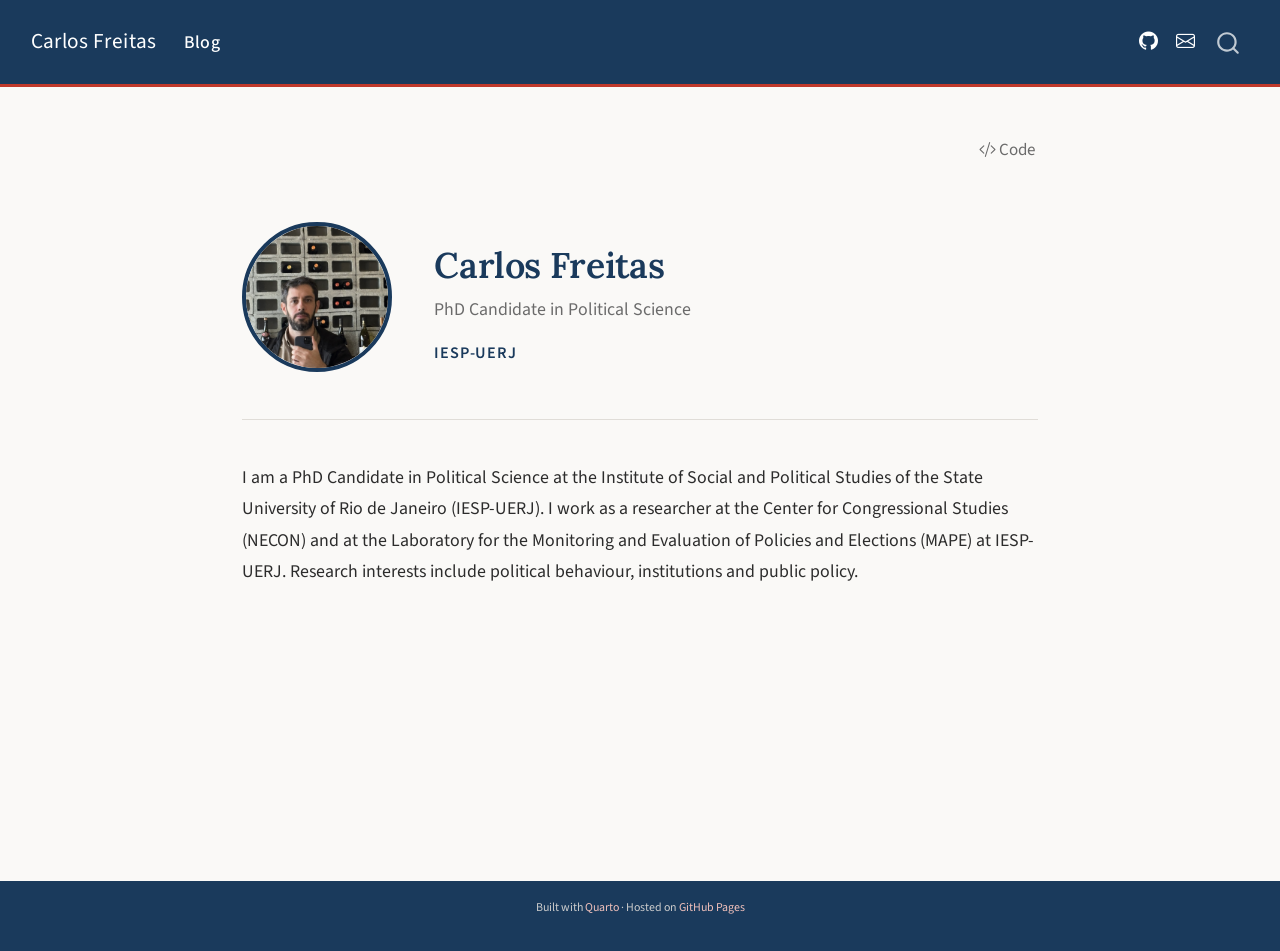
<file: docs/index.html>
<!DOCTYPE html>
<html xmlns="http://www.w3.org/1999/xhtml" lang="en" xml:lang="en"><head>

<meta charset="utf-8">
<meta name="generator" content="quarto-1.7.22">

<meta name="viewport" content="width=device-width, initial-scale=1.0, user-scalable=yes">


<title>Carlos Freitas</title>
<style>
code{white-space: pre-wrap;}
span.smallcaps{font-variant: small-caps;}
div.columns{display: flex; gap: min(4vw, 1.5em);}
div.column{flex: auto; overflow-x: auto;}
div.hanging-indent{margin-left: 1.5em; text-indent: -1.5em;}
ul.task-list{list-style: none;}
ul.task-list li input[type="checkbox"] {
  width: 0.8em;
  margin: 0 0.8em 0.2em -1em; /* quarto-specific, see https://github.com/quarto-dev/quarto-cli/issues/4556 */ 
  vertical-align: middle;
}
/* CSS for syntax highlighting */
html { -webkit-text-size-adjust: 100%; }
pre > code.sourceCode { white-space: pre; position: relative; }
pre > code.sourceCode > span { display: inline-block; line-height: 1.25; }
pre > code.sourceCode > span:empty { height: 1.2em; }
.sourceCode { overflow: visible; }
code.sourceCode > span { color: inherit; text-decoration: inherit; }
div.sourceCode { margin: 1em 0; }
pre.sourceCode { margin: 0; }
@media screen {
div.sourceCode { overflow: auto; }
}
@media print {
pre > code.sourceCode { white-space: pre-wrap; }
pre > code.sourceCode > span { text-indent: -5em; padding-left: 5em; }
}
pre.numberSource code
  { counter-reset: source-line 0; }
pre.numberSource code > span
  { position: relative; left: -4em; counter-increment: source-line; }
pre.numberSource code > span > a:first-child::before
  { content: counter(source-line);
    position: relative; left: -1em; text-align: right; vertical-align: baseline;
    border: none; display: inline-block;
    -webkit-touch-callout: none; -webkit-user-select: none;
    -khtml-user-select: none; -moz-user-select: none;
    -ms-user-select: none; user-select: none;
    padding: 0 4px; width: 4em;
  }
pre.numberSource { margin-left: 3em;  padding-left: 4px; }
div.sourceCode
  {   }
@media screen {
pre > code.sourceCode > span > a:first-child::before { text-decoration: underline; }
}
</style>


<script src="site_libs/quarto-nav/quarto-nav.js"></script>
<script src="site_libs/quarto-nav/headroom.min.js"></script>
<script src="site_libs/clipboard/clipboard.min.js"></script>
<script src="site_libs/quarto-search/autocomplete.umd.js"></script>
<script src="site_libs/quarto-search/fuse.min.js"></script>
<script src="site_libs/quarto-search/quarto-search.js"></script>
<meta name="quarto:offset" content="./">
<link href="./favicon.ico" rel="icon">
<script src="site_libs/quarto-html/quarto.js" type="module"></script>
<script src="site_libs/quarto-html/tabsets/tabsets.js" type="module"></script>
<script src="site_libs/quarto-html/popper.min.js"></script>
<script src="site_libs/quarto-html/tippy.umd.min.js"></script>
<script src="site_libs/quarto-html/anchor.min.js"></script>
<link href="site_libs/quarto-html/tippy.css" rel="stylesheet">
<link href="site_libs/quarto-html/quarto-syntax-highlighting-68bca3a50acd80feb0cb8c3c361c6f22.css" rel="stylesheet" id="quarto-text-highlighting-styles">
<script src="site_libs/bootstrap/bootstrap.min.js"></script>
<link href="site_libs/bootstrap/bootstrap-icons.css" rel="stylesheet">
<link href="site_libs/bootstrap/bootstrap-bc3f02cb56843eb86e92d2665cf645d8.min.css" rel="stylesheet" append-hash="true" id="quarto-bootstrap" data-mode="light">
<script id="quarto-search-options" type="application/json">{
  "location": "navbar",
  "copy-button": false,
  "collapse-after": 3,
  "panel-placement": "end",
  "type": "overlay",
  "limit": 50,
  "keyboard-shortcut": [
    "f",
    "/",
    "s"
  ],
  "show-item-context": false,
  "language": {
    "search-no-results-text": "No results",
    "search-matching-documents-text": "matching documents",
    "search-copy-link-title": "Copy link to search",
    "search-hide-matches-text": "Hide additional matches",
    "search-more-match-text": "more match in this document",
    "search-more-matches-text": "more matches in this document",
    "search-clear-button-title": "Clear",
    "search-text-placeholder": "",
    "search-detached-cancel-button-title": "Cancel",
    "search-submit-button-title": "Submit",
    "search-label": "Search"
  }
}</script>


<link rel="stylesheet" href="custom.scss">
</head>

<body class="nav-fixed fullcontent quarto-light">

<div id="quarto-search-results"></div>
  <header id="quarto-header" class="headroom fixed-top">
    <nav class="navbar navbar-expand-lg " data-bs-theme="dark">
      <div class="navbar-container container-fluid">
      <div class="navbar-brand-container mx-auto">
    <a class="navbar-brand" href="./index.html">
    <span class="navbar-title">Carlos Freitas</span>
    </a>
  </div>
            <div id="quarto-search" class="" title="Search"></div>
          <button class="navbar-toggler" type="button" data-bs-toggle="collapse" data-bs-target="#navbarCollapse" aria-controls="navbarCollapse" role="menu" aria-expanded="false" aria-label="Toggle navigation" onclick="if (window.quartoToggleHeadroom) { window.quartoToggleHeadroom(); }">
  <span class="navbar-toggler-icon"></span>
</button>
          <div class="collapse navbar-collapse" id="navbarCollapse">
            <ul class="navbar-nav navbar-nav-scroll me-auto">
  <li class="nav-item">
    <a class="nav-link" href="./posts/index.html"> 
<span class="menu-text">Blog</span></a>
  </li>  
</ul>
            <ul class="navbar-nav navbar-nav-scroll ms-auto">
  <li class="nav-item compact">
    <a class="nav-link" href="https://github.com/carlosbbmf"> <i class="bi bi-github" role="img">
</i> 
<span class="menu-text"></span></a>
  </li>  
  <li class="nav-item compact">
    <a class="nav-link" href="mailto:you@institution.edu"> <i class="bi bi-envelope" role="img">
</i> 
<span class="menu-text"></span></a>
  </li>  
</ul>
          </div> <!-- /navcollapse -->
            <div class="quarto-navbar-tools">
</div>
      </div> <!-- /container-fluid -->
    </nav>
</header>
<!-- content -->
<div id="quarto-content" class="quarto-container page-columns page-rows-contents page-layout-article page-navbar">
<!-- sidebar -->
<!-- margin-sidebar -->
    
<!-- main -->
<main class="content" id="quarto-document-content"><header id="title-block-header" class="quarto-title-block"><h1 class="title display-7"></h1></header><div class="quarto-title-block"><div class="quarto-title-tools-only"><button type="button" class="btn code-tools-button" id="quarto-code-tools-source"><i class="bi"></i> Code</button></div></div>




<div class="hero-block">
  <img src="assets/profile.jpg" alt="Profile photo" onerror="this.style.display='none'">
  <div class="hero-text">
    <h1>Carlos Freitas</h1>
    <p class="tagline">PhD Candidate in Political Science</p>
    <p class="affiliation">IESP-UERJ</p>
  </div>
</div>
<p>I am a PhD Candidate in Political Science at the Institute of Social and Political Studies of the State University of Rio de Janeiro (IESP-UERJ). I work as a researcher at the Center for Congressional Studies (NECON) and at the Laboratory for the Monitoring and Evaluation of Policies and Elections (MAPE) at IESP-UERJ. Research interests include political behaviour, institutions and public policy.</p>


<!-- -->


</main> <!-- /main -->
<script id="quarto-html-after-body" type="application/javascript">
  window.document.addEventListener("DOMContentLoaded", function (event) {
    const icon = "";
    const anchorJS = new window.AnchorJS();
    anchorJS.options = {
      placement: 'right',
      icon: icon
    };
    anchorJS.add('.anchored');
    const isCodeAnnotation = (el) => {
      for (const clz of el.classList) {
        if (clz.startsWith('code-annotation-')) {                     
          return true;
        }
      }
      return false;
    }
    const onCopySuccess = function(e) {
      // button target
      const button = e.trigger;
      // don't keep focus
      button.blur();
      // flash "checked"
      button.classList.add('code-copy-button-checked');
      var currentTitle = button.getAttribute("title");
      button.setAttribute("title", "Copied!");
      let tooltip;
      if (window.bootstrap) {
        button.setAttribute("data-bs-toggle", "tooltip");
        button.setAttribute("data-bs-placement", "left");
        button.setAttribute("data-bs-title", "Copied!");
        tooltip = new bootstrap.Tooltip(button, 
          { trigger: "manual", 
            customClass: "code-copy-button-tooltip",
            offset: [0, -8]});
        tooltip.show();    
      }
      setTimeout(function() {
        if (tooltip) {
          tooltip.hide();
          button.removeAttribute("data-bs-title");
          button.removeAttribute("data-bs-toggle");
          button.removeAttribute("data-bs-placement");
        }
        button.setAttribute("title", currentTitle);
        button.classList.remove('code-copy-button-checked');
      }, 1000);
      // clear code selection
      e.clearSelection();
    }
    const getTextToCopy = function(trigger) {
        const codeEl = trigger.previousElementSibling.cloneNode(true);
        for (const childEl of codeEl.children) {
          if (isCodeAnnotation(childEl)) {
            childEl.remove();
          }
        }
        return codeEl.innerText;
    }
    const clipboard = new window.ClipboardJS('.code-copy-button:not([data-in-quarto-modal])', {
      text: getTextToCopy
    });
    clipboard.on('success', onCopySuccess);
    if (window.document.getElementById('quarto-embedded-source-code-modal')) {
      const clipboardModal = new window.ClipboardJS('.code-copy-button[data-in-quarto-modal]', {
        text: getTextToCopy,
        container: window.document.getElementById('quarto-embedded-source-code-modal')
      });
      clipboardModal.on('success', onCopySuccess);
    }
    const viewSource = window.document.getElementById('quarto-view-source') ||
                       window.document.getElementById('quarto-code-tools-source');
    if (viewSource) {
      const sourceUrl = viewSource.getAttribute("data-quarto-source-url");
      viewSource.addEventListener("click", function(e) {
        if (sourceUrl) {
          // rstudio viewer pane
          if (/\bcapabilities=\b/.test(window.location)) {
            window.open(sourceUrl);
          } else {
            window.location.href = sourceUrl;
          }
        } else {
          const modal = new bootstrap.Modal(document.getElementById('quarto-embedded-source-code-modal'));
          modal.show();
        }
        return false;
      });
    }
    function toggleCodeHandler(show) {
      return function(e) {
        const detailsSrc = window.document.querySelectorAll(".cell > details > .sourceCode");
        for (let i=0; i<detailsSrc.length; i++) {
          const details = detailsSrc[i].parentElement;
          if (show) {
            details.open = true;
          } else {
            details.removeAttribute("open");
          }
        }
        const cellCodeDivs = window.document.querySelectorAll(".cell > .sourceCode");
        const fromCls = show ? "hidden" : "unhidden";
        const toCls = show ? "unhidden" : "hidden";
        for (let i=0; i<cellCodeDivs.length; i++) {
          const codeDiv = cellCodeDivs[i];
          if (codeDiv.classList.contains(fromCls)) {
            codeDiv.classList.remove(fromCls);
            codeDiv.classList.add(toCls);
          } 
        }
        return false;
      }
    }
    const hideAllCode = window.document.getElementById("quarto-hide-all-code");
    if (hideAllCode) {
      hideAllCode.addEventListener("click", toggleCodeHandler(false));
    }
    const showAllCode = window.document.getElementById("quarto-show-all-code");
    if (showAllCode) {
      showAllCode.addEventListener("click", toggleCodeHandler(true));
    }
      var localhostRegex = new RegExp(/^(?:http|https):\/\/localhost\:?[0-9]*\//);
      var mailtoRegex = new RegExp(/^mailto:/);
        var filterRegex = new RegExp('/' + window.location.host + '/');
      var isInternal = (href) => {
          return filterRegex.test(href) || localhostRegex.test(href) || mailtoRegex.test(href);
      }
      // Inspect non-navigation links and adorn them if external
     var links = window.document.querySelectorAll('a[href]:not(.nav-link):not(.navbar-brand):not(.toc-action):not(.sidebar-link):not(.sidebar-item-toggle):not(.pagination-link):not(.no-external):not([aria-hidden]):not(.dropdown-item):not(.quarto-navigation-tool):not(.about-link)');
      for (var i=0; i<links.length; i++) {
        const link = links[i];
        if (!isInternal(link.href)) {
          // undo the damage that might have been done by quarto-nav.js in the case of
          // links that we want to consider external
          if (link.dataset.originalHref !== undefined) {
            link.href = link.dataset.originalHref;
          }
        }
      }
    function tippyHover(el, contentFn, onTriggerFn, onUntriggerFn) {
      const config = {
        allowHTML: true,
        maxWidth: 500,
        delay: 100,
        arrow: false,
        appendTo: function(el) {
            return el.parentElement;
        },
        interactive: true,
        interactiveBorder: 10,
        theme: 'quarto',
        placement: 'bottom-start',
      };
      if (contentFn) {
        config.content = contentFn;
      }
      if (onTriggerFn) {
        config.onTrigger = onTriggerFn;
      }
      if (onUntriggerFn) {
        config.onUntrigger = onUntriggerFn;
      }
      window.tippy(el, config); 
    }
    const noterefs = window.document.querySelectorAll('a[role="doc-noteref"]');
    for (var i=0; i<noterefs.length; i++) {
      const ref = noterefs[i];
      tippyHover(ref, function() {
        // use id or data attribute instead here
        let href = ref.getAttribute('data-footnote-href') || ref.getAttribute('href');
        try { href = new URL(href).hash; } catch {}
        const id = href.replace(/^#\/?/, "");
        const note = window.document.getElementById(id);
        if (note) {
          return note.innerHTML;
        } else {
          return "";
        }
      });
    }
    const xrefs = window.document.querySelectorAll('a.quarto-xref');
    const processXRef = (id, note) => {
      // Strip column container classes
      const stripColumnClz = (el) => {
        el.classList.remove("page-full", "page-columns");
        if (el.children) {
          for (const child of el.children) {
            stripColumnClz(child);
          }
        }
      }
      stripColumnClz(note)
      if (id === null || id.startsWith('sec-')) {
        // Special case sections, only their first couple elements
        const container = document.createElement("div");
        if (note.children && note.children.length > 2) {
          container.appendChild(note.children[0].cloneNode(true));
          for (let i = 1; i < note.children.length; i++) {
            const child = note.children[i];
            if (child.tagName === "P" && child.innerText === "") {
              continue;
            } else {
              container.appendChild(child.cloneNode(true));
              break;
            }
          }
          if (window.Quarto?.typesetMath) {
            window.Quarto.typesetMath(container);
          }
          return container.innerHTML
        } else {
          if (window.Quarto?.typesetMath) {
            window.Quarto.typesetMath(note);
          }
          return note.innerHTML;
        }
      } else {
        // Remove any anchor links if they are present
        const anchorLink = note.querySelector('a.anchorjs-link');
        if (anchorLink) {
          anchorLink.remove();
        }
        if (window.Quarto?.typesetMath) {
          window.Quarto.typesetMath(note);
        }
        if (note.classList.contains("callout")) {
          return note.outerHTML;
        } else {
          return note.innerHTML;
        }
      }
    }
    for (var i=0; i<xrefs.length; i++) {
      const xref = xrefs[i];
      tippyHover(xref, undefined, function(instance) {
        instance.disable();
        let url = xref.getAttribute('href');
        let hash = undefined; 
        if (url.startsWith('#')) {
          hash = url;
        } else {
          try { hash = new URL(url).hash; } catch {}
        }
        if (hash) {
          const id = hash.replace(/^#\/?/, "");
          const note = window.document.getElementById(id);
          if (note !== null) {
            try {
              const html = processXRef(id, note.cloneNode(true));
              instance.setContent(html);
            } finally {
              instance.enable();
              instance.show();
            }
          } else {
            // See if we can fetch this
            fetch(url.split('#')[0])
            .then(res => res.text())
            .then(html => {
              const parser = new DOMParser();
              const htmlDoc = parser.parseFromString(html, "text/html");
              const note = htmlDoc.getElementById(id);
              if (note !== null) {
                const html = processXRef(id, note);
                instance.setContent(html);
              } 
            }).finally(() => {
              instance.enable();
              instance.show();
            });
          }
        } else {
          // See if we can fetch a full url (with no hash to target)
          // This is a special case and we should probably do some content thinning / targeting
          fetch(url)
          .then(res => res.text())
          .then(html => {
            const parser = new DOMParser();
            const htmlDoc = parser.parseFromString(html, "text/html");
            const note = htmlDoc.querySelector('main.content');
            if (note !== null) {
              // This should only happen for chapter cross references
              // (since there is no id in the URL)
              // remove the first header
              if (note.children.length > 0 && note.children[0].tagName === "HEADER") {
                note.children[0].remove();
              }
              const html = processXRef(null, note);
              instance.setContent(html);
            } 
          }).finally(() => {
            instance.enable();
            instance.show();
          });
        }
      }, function(instance) {
      });
    }
        let selectedAnnoteEl;
        const selectorForAnnotation = ( cell, annotation) => {
          let cellAttr = 'data-code-cell="' + cell + '"';
          let lineAttr = 'data-code-annotation="' +  annotation + '"';
          const selector = 'span[' + cellAttr + '][' + lineAttr + ']';
          return selector;
        }
        const selectCodeLines = (annoteEl) => {
          const doc = window.document;
          const targetCell = annoteEl.getAttribute("data-target-cell");
          const targetAnnotation = annoteEl.getAttribute("data-target-annotation");
          const annoteSpan = window.document.querySelector(selectorForAnnotation(targetCell, targetAnnotation));
          const lines = annoteSpan.getAttribute("data-code-lines").split(",");
          const lineIds = lines.map((line) => {
            return targetCell + "-" + line;
          })
          let top = null;
          let height = null;
          let parent = null;
          if (lineIds.length > 0) {
              //compute the position of the single el (top and bottom and make a div)
              const el = window.document.getElementById(lineIds[0]);
              top = el.offsetTop;
              height = el.offsetHeight;
              parent = el.parentElement.parentElement;
            if (lineIds.length > 1) {
              const lastEl = window.document.getElementById(lineIds[lineIds.length - 1]);
              const bottom = lastEl.offsetTop + lastEl.offsetHeight;
              height = bottom - top;
            }
            if (top !== null && height !== null && parent !== null) {
              // cook up a div (if necessary) and position it 
              let div = window.document.getElementById("code-annotation-line-highlight");
              if (div === null) {
                div = window.document.createElement("div");
                div.setAttribute("id", "code-annotation-line-highlight");
                div.style.position = 'absolute';
                parent.appendChild(div);
              }
              div.style.top = top - 2 + "px";
              div.style.height = height + 4 + "px";
              div.style.left = 0;
              let gutterDiv = window.document.getElementById("code-annotation-line-highlight-gutter");
              if (gutterDiv === null) {
                gutterDiv = window.document.createElement("div");
                gutterDiv.setAttribute("id", "code-annotation-line-highlight-gutter");
                gutterDiv.style.position = 'absolute';
                const codeCell = window.document.getElementById(targetCell);
                const gutter = codeCell.querySelector('.code-annotation-gutter');
                gutter.appendChild(gutterDiv);
              }
              gutterDiv.style.top = top - 2 + "px";
              gutterDiv.style.height = height + 4 + "px";
            }
            selectedAnnoteEl = annoteEl;
          }
        };
        const unselectCodeLines = () => {
          const elementsIds = ["code-annotation-line-highlight", "code-annotation-line-highlight-gutter"];
          elementsIds.forEach((elId) => {
            const div = window.document.getElementById(elId);
            if (div) {
              div.remove();
            }
          });
          selectedAnnoteEl = undefined;
        };
          // Handle positioning of the toggle
      window.addEventListener(
        "resize",
        throttle(() => {
          elRect = undefined;
          if (selectedAnnoteEl) {
            selectCodeLines(selectedAnnoteEl);
          }
        }, 10)
      );
      function throttle(fn, ms) {
      let throttle = false;
      let timer;
        return (...args) => {
          if(!throttle) { // first call gets through
              fn.apply(this, args);
              throttle = true;
          } else { // all the others get throttled
              if(timer) clearTimeout(timer); // cancel #2
              timer = setTimeout(() => {
                fn.apply(this, args);
                timer = throttle = false;
              }, ms);
          }
        };
      }
        // Attach click handler to the DT
        const annoteDls = window.document.querySelectorAll('dt[data-target-cell]');
        for (const annoteDlNode of annoteDls) {
          annoteDlNode.addEventListener('click', (event) => {
            const clickedEl = event.target;
            if (clickedEl !== selectedAnnoteEl) {
              unselectCodeLines();
              const activeEl = window.document.querySelector('dt[data-target-cell].code-annotation-active');
              if (activeEl) {
                activeEl.classList.remove('code-annotation-active');
              }
              selectCodeLines(clickedEl);
              clickedEl.classList.add('code-annotation-active');
            } else {
              // Unselect the line
              unselectCodeLines();
              clickedEl.classList.remove('code-annotation-active');
            }
          });
        }
    const findCites = (el) => {
      const parentEl = el.parentElement;
      if (parentEl) {
        const cites = parentEl.dataset.cites;
        if (cites) {
          return {
            el,
            cites: cites.split(' ')
          };
        } else {
          return findCites(el.parentElement)
        }
      } else {
        return undefined;
      }
    };
    var bibliorefs = window.document.querySelectorAll('a[role="doc-biblioref"]');
    for (var i=0; i<bibliorefs.length; i++) {
      const ref = bibliorefs[i];
      const citeInfo = findCites(ref);
      if (citeInfo) {
        tippyHover(citeInfo.el, function() {
          var popup = window.document.createElement('div');
          citeInfo.cites.forEach(function(cite) {
            var citeDiv = window.document.createElement('div');
            citeDiv.classList.add('hanging-indent');
            citeDiv.classList.add('csl-entry');
            var biblioDiv = window.document.getElementById('ref-' + cite);
            if (biblioDiv) {
              citeDiv.innerHTML = biblioDiv.innerHTML;
            }
            popup.appendChild(citeDiv);
          });
          return popup.innerHTML;
        });
      }
    }
  });
  </script><div class="modal fade" id="quarto-embedded-source-code-modal" tabindex="-1" aria-labelledby="quarto-embedded-source-code-modal-label" aria-hidden="true"><div class="modal-dialog modal-dialog-scrollable"><div class="modal-content"><div class="modal-header"><h5 class="modal-title" id="quarto-embedded-source-code-modal-label">Source Code</h5><button class="btn-close" data-bs-dismiss="modal"></button></div><div class="modal-body"><div class="">
<div class="sourceCode" id="cb1" data-shortcodes="false"><pre class="sourceCode markdown code-with-copy"><code class="sourceCode markdown"><span id="cb1-1"><a href="#cb1-1" aria-hidden="true" tabindex="-1"></a><span class="co">---</span></span>
<span id="cb1-2"><a href="#cb1-2" aria-hidden="true" tabindex="-1"></a><span class="an">title:</span><span class="co"> ""</span></span>
<span id="cb1-3"><a href="#cb1-3" aria-hidden="true" tabindex="-1"></a><span class="an">toc:</span><span class="co"> false</span></span>
<span id="cb1-4"><a href="#cb1-4" aria-hidden="true" tabindex="-1"></a><span class="co">---</span></span>
<span id="cb1-5"><a href="#cb1-5" aria-hidden="true" tabindex="-1"></a></span>
<span id="cb1-6"><a href="#cb1-6" aria-hidden="true" tabindex="-1"></a><span class="in">```{=html}</span></span>
<span id="cb1-7"><a href="#cb1-7" aria-hidden="true" tabindex="-1"></a><span class="in">&lt;div class="hero-block"&gt;</span></span>
<span id="cb1-8"><a href="#cb1-8" aria-hidden="true" tabindex="-1"></a><span class="in">  &lt;img src="assets/profile.jpg" alt="Profile photo" onerror="this.style.display='none'"/&gt;</span></span>
<span id="cb1-9"><a href="#cb1-9" aria-hidden="true" tabindex="-1"></a><span class="in">  &lt;div class="hero-text"&gt;</span></span>
<span id="cb1-10"><a href="#cb1-10" aria-hidden="true" tabindex="-1"></a><span class="in">    &lt;h1&gt;Carlos Freitas&lt;/h1&gt;</span></span>
<span id="cb1-11"><a href="#cb1-11" aria-hidden="true" tabindex="-1"></a><span class="in">    &lt;p class="tagline"&gt;PhD Candidate in Political Science&lt;/p&gt;</span></span>
<span id="cb1-12"><a href="#cb1-12" aria-hidden="true" tabindex="-1"></a><span class="in">    &lt;p class="affiliation"&gt;IESP-UERJ&lt;/p&gt;</span></span>
<span id="cb1-13"><a href="#cb1-13" aria-hidden="true" tabindex="-1"></a><span class="in">  &lt;/div&gt;</span></span>
<span id="cb1-14"><a href="#cb1-14" aria-hidden="true" tabindex="-1"></a><span class="in">&lt;/div&gt;</span></span>
<span id="cb1-15"><a href="#cb1-15" aria-hidden="true" tabindex="-1"></a><span class="in">```</span></span>
<span id="cb1-16"><a href="#cb1-16" aria-hidden="true" tabindex="-1"></a></span>
<span id="cb1-17"><a href="#cb1-17" aria-hidden="true" tabindex="-1"></a></span>
<span id="cb1-18"><a href="#cb1-18" aria-hidden="true" tabindex="-1"></a>I am a PhD Candidate in Political Science at the Institute of Social and Political Studies of the State University of Rio de Janeiro (IESP-UERJ). I work as a researcher at the Center for Congressional Studies (NECON) and at the Laboratory for the Monitoring and Evaluation of Policies and Elections (MAPE) at IESP-UERJ. Research interests include political behaviour, institutions and public policy.</span></code><button title="Copy to Clipboard" class="code-copy-button" data-in-quarto-modal=""><i class="bi"></i></button></pre></div>
</div></div></div></div></div>
</div> <!-- /content -->
<footer class="footer">
  <div class="nav-footer">
    <div class="nav-footer-left">
      &nbsp;
    </div>   
    <div class="nav-footer-center">
<p>Built with <a href="https://quarto.org">Quarto</a> · Hosted on <a href="https://pages.github.com">GitHub Pages</a></p>
</div>
    <div class="nav-footer-right">
      &nbsp;
    </div>
  </div>
</footer>




</body></html>
</file>
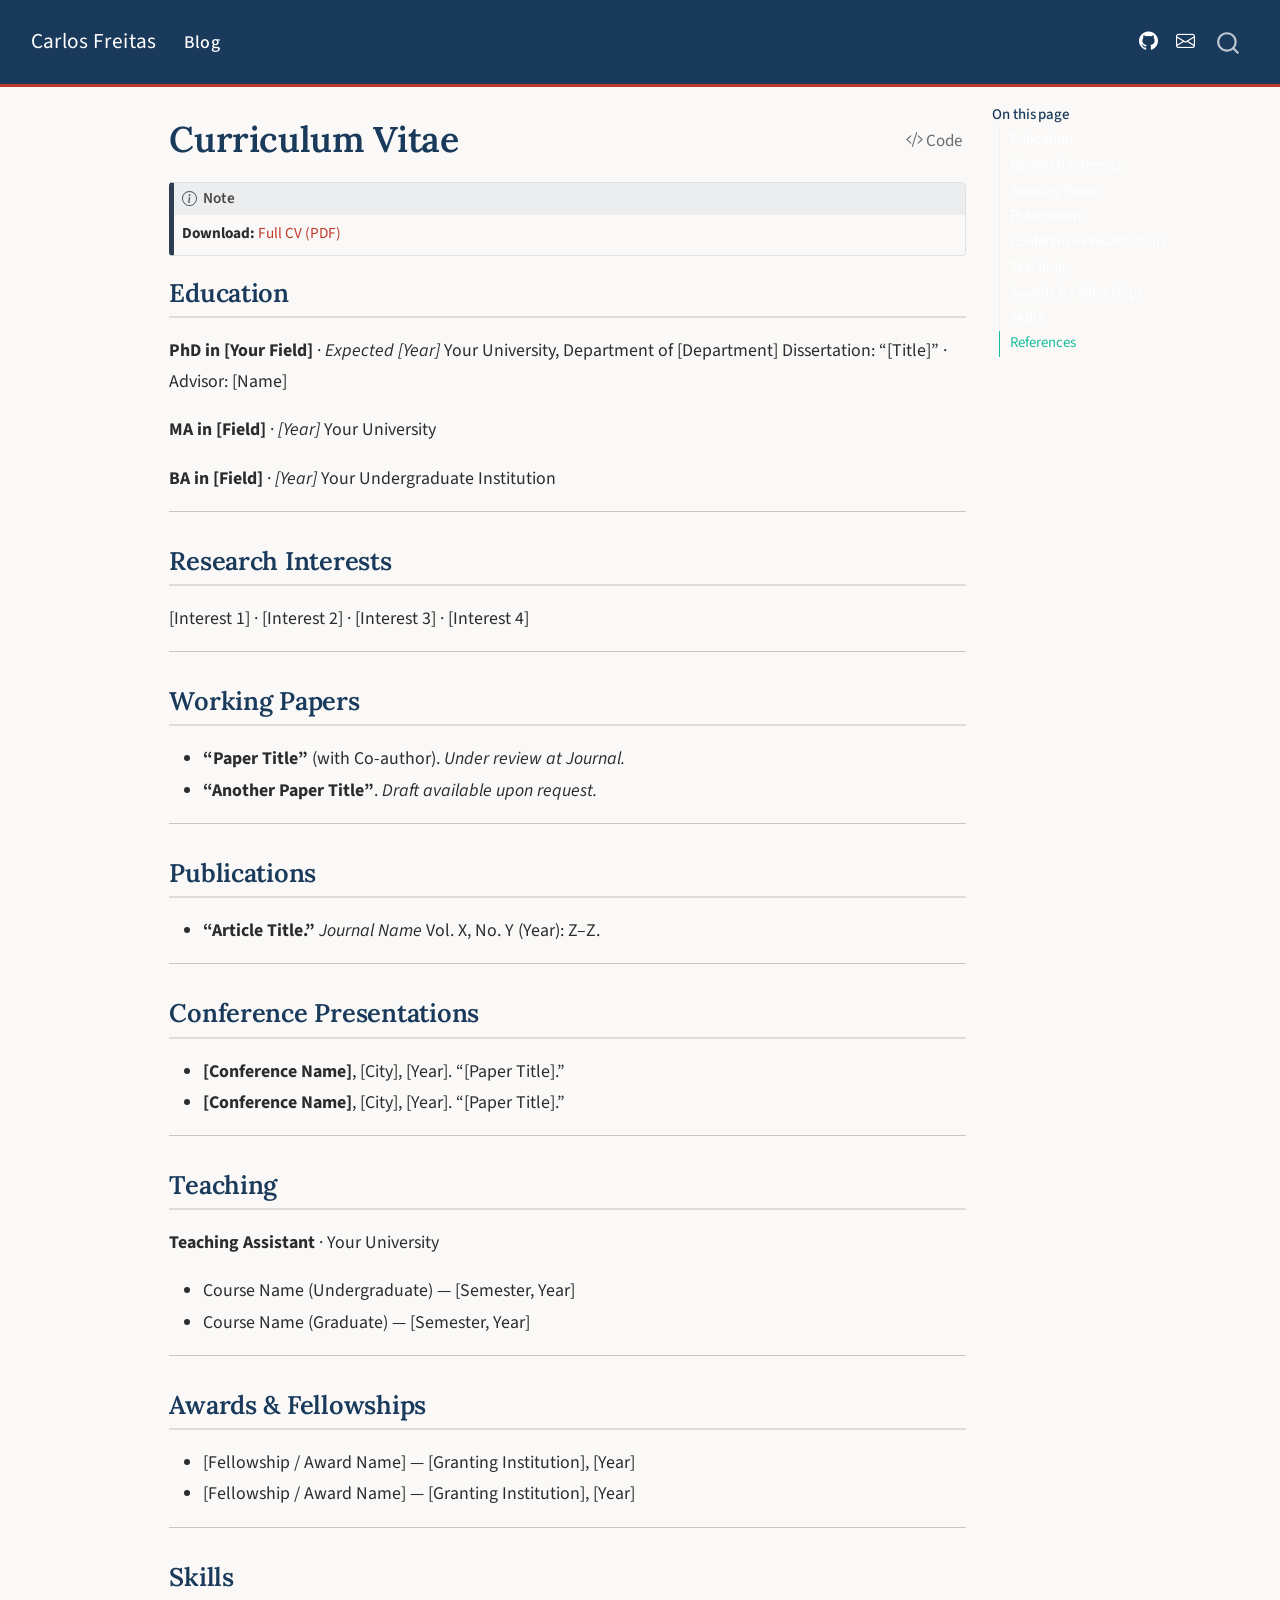
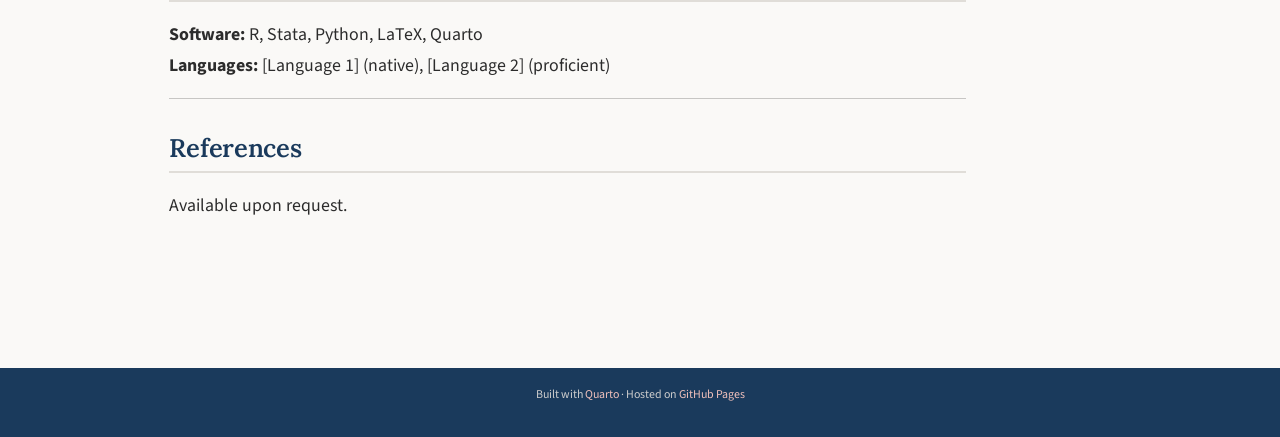
<file: docs/cv.html>
<!DOCTYPE html>
<html xmlns="http://www.w3.org/1999/xhtml" lang="en" xml:lang="en"><head>

<meta charset="utf-8">
<meta name="generator" content="quarto-1.7.22">

<meta name="viewport" content="width=device-width, initial-scale=1.0, user-scalable=yes">


<title>Curriculum Vitae – Carlos Freitas</title>
<style>
code{white-space: pre-wrap;}
span.smallcaps{font-variant: small-caps;}
div.columns{display: flex; gap: min(4vw, 1.5em);}
div.column{flex: auto; overflow-x: auto;}
div.hanging-indent{margin-left: 1.5em; text-indent: -1.5em;}
ul.task-list{list-style: none;}
ul.task-list li input[type="checkbox"] {
  width: 0.8em;
  margin: 0 0.8em 0.2em -1em; /* quarto-specific, see https://github.com/quarto-dev/quarto-cli/issues/4556 */ 
  vertical-align: middle;
}
/* CSS for syntax highlighting */
html { -webkit-text-size-adjust: 100%; }
pre > code.sourceCode { white-space: pre; position: relative; }
pre > code.sourceCode > span { display: inline-block; line-height: 1.25; }
pre > code.sourceCode > span:empty { height: 1.2em; }
.sourceCode { overflow: visible; }
code.sourceCode > span { color: inherit; text-decoration: inherit; }
div.sourceCode { margin: 1em 0; }
pre.sourceCode { margin: 0; }
@media screen {
div.sourceCode { overflow: auto; }
}
@media print {
pre > code.sourceCode { white-space: pre-wrap; }
pre > code.sourceCode > span { text-indent: -5em; padding-left: 5em; }
}
pre.numberSource code
  { counter-reset: source-line 0; }
pre.numberSource code > span
  { position: relative; left: -4em; counter-increment: source-line; }
pre.numberSource code > span > a:first-child::before
  { content: counter(source-line);
    position: relative; left: -1em; text-align: right; vertical-align: baseline;
    border: none; display: inline-block;
    -webkit-touch-callout: none; -webkit-user-select: none;
    -khtml-user-select: none; -moz-user-select: none;
    -ms-user-select: none; user-select: none;
    padding: 0 4px; width: 4em;
  }
pre.numberSource { margin-left: 3em;  padding-left: 4px; }
div.sourceCode
  {   }
@media screen {
pre > code.sourceCode > span > a:first-child::before { text-decoration: underline; }
}
</style>


<script src="site_libs/quarto-nav/quarto-nav.js"></script>
<script src="site_libs/quarto-nav/headroom.min.js"></script>
<script src="site_libs/clipboard/clipboard.min.js"></script>
<script src="site_libs/quarto-search/autocomplete.umd.js"></script>
<script src="site_libs/quarto-search/fuse.min.js"></script>
<script src="site_libs/quarto-search/quarto-search.js"></script>
<meta name="quarto:offset" content="./">
<link href="./favicon.ico" rel="icon">
<script src="site_libs/quarto-html/quarto.js" type="module"></script>
<script src="site_libs/quarto-html/tabsets/tabsets.js" type="module"></script>
<script src="site_libs/quarto-html/popper.min.js"></script>
<script src="site_libs/quarto-html/tippy.umd.min.js"></script>
<script src="site_libs/quarto-html/anchor.min.js"></script>
<link href="site_libs/quarto-html/tippy.css" rel="stylesheet">
<link href="site_libs/quarto-html/quarto-syntax-highlighting-68bca3a50acd80feb0cb8c3c361c6f22.css" rel="stylesheet" id="quarto-text-highlighting-styles">
<script src="site_libs/bootstrap/bootstrap.min.js"></script>
<link href="site_libs/bootstrap/bootstrap-icons.css" rel="stylesheet">
<link href="site_libs/bootstrap/bootstrap-bc3f02cb56843eb86e92d2665cf645d8.min.css" rel="stylesheet" append-hash="true" id="quarto-bootstrap" data-mode="light">
<script id="quarto-search-options" type="application/json">{
  "location": "navbar",
  "copy-button": false,
  "collapse-after": 3,
  "panel-placement": "end",
  "type": "overlay",
  "limit": 50,
  "keyboard-shortcut": [
    "f",
    "/",
    "s"
  ],
  "show-item-context": false,
  "language": {
    "search-no-results-text": "No results",
    "search-matching-documents-text": "matching documents",
    "search-copy-link-title": "Copy link to search",
    "search-hide-matches-text": "Hide additional matches",
    "search-more-match-text": "more match in this document",
    "search-more-matches-text": "more matches in this document",
    "search-clear-button-title": "Clear",
    "search-text-placeholder": "",
    "search-detached-cancel-button-title": "Cancel",
    "search-submit-button-title": "Submit",
    "search-label": "Search"
  }
}</script>


<link rel="stylesheet" href="custom.scss">
</head>

<body class="nav-fixed quarto-light">

<div id="quarto-search-results"></div>
  <header id="quarto-header" class="headroom fixed-top">
    <nav class="navbar navbar-expand-lg " data-bs-theme="dark">
      <div class="navbar-container container-fluid">
      <div class="navbar-brand-container mx-auto">
    <a class="navbar-brand" href="./index.html">
    <span class="navbar-title">Carlos Freitas</span>
    </a>
  </div>
            <div id="quarto-search" class="" title="Search"></div>
          <button class="navbar-toggler" type="button" data-bs-toggle="collapse" data-bs-target="#navbarCollapse" aria-controls="navbarCollapse" role="menu" aria-expanded="false" aria-label="Toggle navigation" onclick="if (window.quartoToggleHeadroom) { window.quartoToggleHeadroom(); }">
  <span class="navbar-toggler-icon"></span>
</button>
          <div class="collapse navbar-collapse" id="navbarCollapse">
            <ul class="navbar-nav navbar-nav-scroll me-auto">
  <li class="nav-item">
    <a class="nav-link" href="./posts/index.html"> 
<span class="menu-text">Blog</span></a>
  </li>  
</ul>
            <ul class="navbar-nav navbar-nav-scroll ms-auto">
  <li class="nav-item compact">
    <a class="nav-link" href="https://github.com/carlosbbmf"> <i class="bi bi-github" role="img">
</i> 
<span class="menu-text"></span></a>
  </li>  
  <li class="nav-item compact">
    <a class="nav-link" href="mailto:you@institution.edu"> <i class="bi bi-envelope" role="img">
</i> 
<span class="menu-text"></span></a>
  </li>  
</ul>
          </div> <!-- /navcollapse -->
            <div class="quarto-navbar-tools">
</div>
      </div> <!-- /container-fluid -->
    </nav>
</header>
<!-- content -->
<div id="quarto-content" class="quarto-container page-columns page-rows-contents page-layout-article page-navbar">
<!-- sidebar -->
<!-- margin-sidebar -->
    <div id="quarto-margin-sidebar" class="sidebar margin-sidebar">
        <nav id="TOC" role="doc-toc" class="toc-active">
    <h2 id="toc-title">On this page</h2>
   
  <ul class="collapse">
  <li><a href="#education" id="toc-education" class="nav-link active" data-scroll-target="#education">Education</a></li>
  <li><a href="#research-interests" id="toc-research-interests" class="nav-link" data-scroll-target="#research-interests">Research Interests</a></li>
  <li><a href="#working-papers" id="toc-working-papers" class="nav-link" data-scroll-target="#working-papers">Working Papers</a></li>
  <li><a href="#publications" id="toc-publications" class="nav-link" data-scroll-target="#publications">Publications</a></li>
  <li><a href="#conference-presentations" id="toc-conference-presentations" class="nav-link" data-scroll-target="#conference-presentations">Conference Presentations</a></li>
  <li><a href="#teaching" id="toc-teaching" class="nav-link" data-scroll-target="#teaching">Teaching</a></li>
  <li><a href="#awards-fellowships" id="toc-awards-fellowships" class="nav-link" data-scroll-target="#awards-fellowships">Awards &amp; Fellowships</a></li>
  <li><a href="#skills" id="toc-skills" class="nav-link" data-scroll-target="#skills">Skills</a></li>
  <li><a href="#references" id="toc-references" class="nav-link" data-scroll-target="#references">References</a></li>
  </ul>
</nav>
    </div>
<!-- main -->
<main class="content" id="quarto-document-content">

<header id="title-block-header" class="quarto-title-block default">
<div class="quarto-title">
<div class="quarto-title-block"><div><h1 class="title">Curriculum Vitae</h1><button type="button" class="btn code-tools-button" id="quarto-code-tools-source"><i class="bi"></i> Code</button></div></div>
</div>



<div class="quarto-title-meta">

    
  
    
  </div>
  


</header>


<div class="callout callout-style-default callout-note callout-titled">
<div class="callout-header d-flex align-content-center">
<div class="callout-icon-container">
<i class="callout-icon"></i>
</div>
<div class="callout-title-container flex-fill">
Note
</div>
</div>
<div class="callout-body-container callout-body">
<p><strong>Download:</strong> <a href="assets/cv.pdf">Full CV (PDF)</a></p>
</div>
</div>
<section id="education" class="level2">
<h2 class="anchored" data-anchor-id="education">Education</h2>
<p><strong>PhD in [Your Field]</strong> · <em>Expected [Year]</em> Your University, Department of [Department] Dissertation: “[Title]” · Advisor: [Name]</p>
<p><strong>MA in [Field]</strong> · <em>[Year]</em> Your University</p>
<p><strong>BA in [Field]</strong> · <em>[Year]</em> Your Undergraduate Institution</p>
<hr>
</section>
<section id="research-interests" class="level2">
<h2 class="anchored" data-anchor-id="research-interests">Research Interests</h2>
<p>[Interest 1] · [Interest 2] · [Interest 3] · [Interest 4]</p>
<hr>
</section>
<section id="working-papers" class="level2">
<h2 class="anchored" data-anchor-id="working-papers">Working Papers</h2>
<ul>
<li><strong>“Paper Title”</strong> (with Co-author). <em>Under review at Journal.</em></li>
<li><strong>“Another Paper Title”</strong>. <em>Draft available upon request.</em></li>
</ul>
<hr>
</section>
<section id="publications" class="level2">
<h2 class="anchored" data-anchor-id="publications">Publications</h2>
<ul>
<li><strong>“Article Title.”</strong> <em>Journal Name</em> Vol. X, No.&nbsp;Y (Year): Z–Z.</li>
</ul>
<hr>
</section>
<section id="conference-presentations" class="level2">
<h2 class="anchored" data-anchor-id="conference-presentations">Conference Presentations</h2>
<ul>
<li><strong>[Conference Name]</strong>, [City], [Year]. “[Paper Title].”</li>
<li><strong>[Conference Name]</strong>, [City], [Year]. “[Paper Title].”</li>
</ul>
<hr>
</section>
<section id="teaching" class="level2">
<h2 class="anchored" data-anchor-id="teaching">Teaching</h2>
<p><strong>Teaching Assistant</strong> · Your University</p>
<ul>
<li>Course Name (Undergraduate) — [Semester, Year]</li>
<li>Course Name (Graduate) — [Semester, Year]</li>
</ul>
<hr>
</section>
<section id="awards-fellowships" class="level2">
<h2 class="anchored" data-anchor-id="awards-fellowships">Awards &amp; Fellowships</h2>
<ul>
<li>[Fellowship / Award Name] — [Granting Institution], [Year]</li>
<li>[Fellowship / Award Name] — [Granting Institution], [Year]</li>
</ul>
<hr>
</section>
<section id="skills" class="level2">
<h2 class="anchored" data-anchor-id="skills">Skills</h2>
<p><strong>Software:</strong> R, Stata, Python, LaTeX, Quarto<br>
<strong>Languages:</strong> [Language 1] (native), [Language 2] (proficient)</p>
<hr>
</section>
<section id="references" class="level2">
<h2 class="anchored" data-anchor-id="references">References</h2>
<p>Available upon request.</p>


<!-- -->

</section>

</main> <!-- /main -->
<script id="quarto-html-after-body" type="application/javascript">
  window.document.addEventListener("DOMContentLoaded", function (event) {
    const icon = "";
    const anchorJS = new window.AnchorJS();
    anchorJS.options = {
      placement: 'right',
      icon: icon
    };
    anchorJS.add('.anchored');
    const isCodeAnnotation = (el) => {
      for (const clz of el.classList) {
        if (clz.startsWith('code-annotation-')) {                     
          return true;
        }
      }
      return false;
    }
    const onCopySuccess = function(e) {
      // button target
      const button = e.trigger;
      // don't keep focus
      button.blur();
      // flash "checked"
      button.classList.add('code-copy-button-checked');
      var currentTitle = button.getAttribute("title");
      button.setAttribute("title", "Copied!");
      let tooltip;
      if (window.bootstrap) {
        button.setAttribute("data-bs-toggle", "tooltip");
        button.setAttribute("data-bs-placement", "left");
        button.setAttribute("data-bs-title", "Copied!");
        tooltip = new bootstrap.Tooltip(button, 
          { trigger: "manual", 
            customClass: "code-copy-button-tooltip",
            offset: [0, -8]});
        tooltip.show();    
      }
      setTimeout(function() {
        if (tooltip) {
          tooltip.hide();
          button.removeAttribute("data-bs-title");
          button.removeAttribute("data-bs-toggle");
          button.removeAttribute("data-bs-placement");
        }
        button.setAttribute("title", currentTitle);
        button.classList.remove('code-copy-button-checked');
      }, 1000);
      // clear code selection
      e.clearSelection();
    }
    const getTextToCopy = function(trigger) {
        const codeEl = trigger.previousElementSibling.cloneNode(true);
        for (const childEl of codeEl.children) {
          if (isCodeAnnotation(childEl)) {
            childEl.remove();
          }
        }
        return codeEl.innerText;
    }
    const clipboard = new window.ClipboardJS('.code-copy-button:not([data-in-quarto-modal])', {
      text: getTextToCopy
    });
    clipboard.on('success', onCopySuccess);
    if (window.document.getElementById('quarto-embedded-source-code-modal')) {
      const clipboardModal = new window.ClipboardJS('.code-copy-button[data-in-quarto-modal]', {
        text: getTextToCopy,
        container: window.document.getElementById('quarto-embedded-source-code-modal')
      });
      clipboardModal.on('success', onCopySuccess);
    }
    const viewSource = window.document.getElementById('quarto-view-source') ||
                       window.document.getElementById('quarto-code-tools-source');
    if (viewSource) {
      const sourceUrl = viewSource.getAttribute("data-quarto-source-url");
      viewSource.addEventListener("click", function(e) {
        if (sourceUrl) {
          // rstudio viewer pane
          if (/\bcapabilities=\b/.test(window.location)) {
            window.open(sourceUrl);
          } else {
            window.location.href = sourceUrl;
          }
        } else {
          const modal = new bootstrap.Modal(document.getElementById('quarto-embedded-source-code-modal'));
          modal.show();
        }
        return false;
      });
    }
    function toggleCodeHandler(show) {
      return function(e) {
        const detailsSrc = window.document.querySelectorAll(".cell > details > .sourceCode");
        for (let i=0; i<detailsSrc.length; i++) {
          const details = detailsSrc[i].parentElement;
          if (show) {
            details.open = true;
          } else {
            details.removeAttribute("open");
          }
        }
        const cellCodeDivs = window.document.querySelectorAll(".cell > .sourceCode");
        const fromCls = show ? "hidden" : "unhidden";
        const toCls = show ? "unhidden" : "hidden";
        for (let i=0; i<cellCodeDivs.length; i++) {
          const codeDiv = cellCodeDivs[i];
          if (codeDiv.classList.contains(fromCls)) {
            codeDiv.classList.remove(fromCls);
            codeDiv.classList.add(toCls);
          } 
        }
        return false;
      }
    }
    const hideAllCode = window.document.getElementById("quarto-hide-all-code");
    if (hideAllCode) {
      hideAllCode.addEventListener("click", toggleCodeHandler(false));
    }
    const showAllCode = window.document.getElementById("quarto-show-all-code");
    if (showAllCode) {
      showAllCode.addEventListener("click", toggleCodeHandler(true));
    }
      var localhostRegex = new RegExp(/^(?:http|https):\/\/localhost\:?[0-9]*\//);
      var mailtoRegex = new RegExp(/^mailto:/);
        var filterRegex = new RegExp('/' + window.location.host + '/');
      var isInternal = (href) => {
          return filterRegex.test(href) || localhostRegex.test(href) || mailtoRegex.test(href);
      }
      // Inspect non-navigation links and adorn them if external
     var links = window.document.querySelectorAll('a[href]:not(.nav-link):not(.navbar-brand):not(.toc-action):not(.sidebar-link):not(.sidebar-item-toggle):not(.pagination-link):not(.no-external):not([aria-hidden]):not(.dropdown-item):not(.quarto-navigation-tool):not(.about-link)');
      for (var i=0; i<links.length; i++) {
        const link = links[i];
        if (!isInternal(link.href)) {
          // undo the damage that might have been done by quarto-nav.js in the case of
          // links that we want to consider external
          if (link.dataset.originalHref !== undefined) {
            link.href = link.dataset.originalHref;
          }
        }
      }
    function tippyHover(el, contentFn, onTriggerFn, onUntriggerFn) {
      const config = {
        allowHTML: true,
        maxWidth: 500,
        delay: 100,
        arrow: false,
        appendTo: function(el) {
            return el.parentElement;
        },
        interactive: true,
        interactiveBorder: 10,
        theme: 'quarto',
        placement: 'bottom-start',
      };
      if (contentFn) {
        config.content = contentFn;
      }
      if (onTriggerFn) {
        config.onTrigger = onTriggerFn;
      }
      if (onUntriggerFn) {
        config.onUntrigger = onUntriggerFn;
      }
      window.tippy(el, config); 
    }
    const noterefs = window.document.querySelectorAll('a[role="doc-noteref"]');
    for (var i=0; i<noterefs.length; i++) {
      const ref = noterefs[i];
      tippyHover(ref, function() {
        // use id or data attribute instead here
        let href = ref.getAttribute('data-footnote-href') || ref.getAttribute('href');
        try { href = new URL(href).hash; } catch {}
        const id = href.replace(/^#\/?/, "");
        const note = window.document.getElementById(id);
        if (note) {
          return note.innerHTML;
        } else {
          return "";
        }
      });
    }
    const xrefs = window.document.querySelectorAll('a.quarto-xref');
    const processXRef = (id, note) => {
      // Strip column container classes
      const stripColumnClz = (el) => {
        el.classList.remove("page-full", "page-columns");
        if (el.children) {
          for (const child of el.children) {
            stripColumnClz(child);
          }
        }
      }
      stripColumnClz(note)
      if (id === null || id.startsWith('sec-')) {
        // Special case sections, only their first couple elements
        const container = document.createElement("div");
        if (note.children && note.children.length > 2) {
          container.appendChild(note.children[0].cloneNode(true));
          for (let i = 1; i < note.children.length; i++) {
            const child = note.children[i];
            if (child.tagName === "P" && child.innerText === "") {
              continue;
            } else {
              container.appendChild(child.cloneNode(true));
              break;
            }
          }
          if (window.Quarto?.typesetMath) {
            window.Quarto.typesetMath(container);
          }
          return container.innerHTML
        } else {
          if (window.Quarto?.typesetMath) {
            window.Quarto.typesetMath(note);
          }
          return note.innerHTML;
        }
      } else {
        // Remove any anchor links if they are present
        const anchorLink = note.querySelector('a.anchorjs-link');
        if (anchorLink) {
          anchorLink.remove();
        }
        if (window.Quarto?.typesetMath) {
          window.Quarto.typesetMath(note);
        }
        if (note.classList.contains("callout")) {
          return note.outerHTML;
        } else {
          return note.innerHTML;
        }
      }
    }
    for (var i=0; i<xrefs.length; i++) {
      const xref = xrefs[i];
      tippyHover(xref, undefined, function(instance) {
        instance.disable();
        let url = xref.getAttribute('href');
        let hash = undefined; 
        if (url.startsWith('#')) {
          hash = url;
        } else {
          try { hash = new URL(url).hash; } catch {}
        }
        if (hash) {
          const id = hash.replace(/^#\/?/, "");
          const note = window.document.getElementById(id);
          if (note !== null) {
            try {
              const html = processXRef(id, note.cloneNode(true));
              instance.setContent(html);
            } finally {
              instance.enable();
              instance.show();
            }
          } else {
            // See if we can fetch this
            fetch(url.split('#')[0])
            .then(res => res.text())
            .then(html => {
              const parser = new DOMParser();
              const htmlDoc = parser.parseFromString(html, "text/html");
              const note = htmlDoc.getElementById(id);
              if (note !== null) {
                const html = processXRef(id, note);
                instance.setContent(html);
              } 
            }).finally(() => {
              instance.enable();
              instance.show();
            });
          }
        } else {
          // See if we can fetch a full url (with no hash to target)
          // This is a special case and we should probably do some content thinning / targeting
          fetch(url)
          .then(res => res.text())
          .then(html => {
            const parser = new DOMParser();
            const htmlDoc = parser.parseFromString(html, "text/html");
            const note = htmlDoc.querySelector('main.content');
            if (note !== null) {
              // This should only happen for chapter cross references
              // (since there is no id in the URL)
              // remove the first header
              if (note.children.length > 0 && note.children[0].tagName === "HEADER") {
                note.children[0].remove();
              }
              const html = processXRef(null, note);
              instance.setContent(html);
            } 
          }).finally(() => {
            instance.enable();
            instance.show();
          });
        }
      }, function(instance) {
      });
    }
        let selectedAnnoteEl;
        const selectorForAnnotation = ( cell, annotation) => {
          let cellAttr = 'data-code-cell="' + cell + '"';
          let lineAttr = 'data-code-annotation="' +  annotation + '"';
          const selector = 'span[' + cellAttr + '][' + lineAttr + ']';
          return selector;
        }
        const selectCodeLines = (annoteEl) => {
          const doc = window.document;
          const targetCell = annoteEl.getAttribute("data-target-cell");
          const targetAnnotation = annoteEl.getAttribute("data-target-annotation");
          const annoteSpan = window.document.querySelector(selectorForAnnotation(targetCell, targetAnnotation));
          const lines = annoteSpan.getAttribute("data-code-lines").split(",");
          const lineIds = lines.map((line) => {
            return targetCell + "-" + line;
          })
          let top = null;
          let height = null;
          let parent = null;
          if (lineIds.length > 0) {
              //compute the position of the single el (top and bottom and make a div)
              const el = window.document.getElementById(lineIds[0]);
              top = el.offsetTop;
              height = el.offsetHeight;
              parent = el.parentElement.parentElement;
            if (lineIds.length > 1) {
              const lastEl = window.document.getElementById(lineIds[lineIds.length - 1]);
              const bottom = lastEl.offsetTop + lastEl.offsetHeight;
              height = bottom - top;
            }
            if (top !== null && height !== null && parent !== null) {
              // cook up a div (if necessary) and position it 
              let div = window.document.getElementById("code-annotation-line-highlight");
              if (div === null) {
                div = window.document.createElement("div");
                div.setAttribute("id", "code-annotation-line-highlight");
                div.style.position = 'absolute';
                parent.appendChild(div);
              }
              div.style.top = top - 2 + "px";
              div.style.height = height + 4 + "px";
              div.style.left = 0;
              let gutterDiv = window.document.getElementById("code-annotation-line-highlight-gutter");
              if (gutterDiv === null) {
                gutterDiv = window.document.createElement("div");
                gutterDiv.setAttribute("id", "code-annotation-line-highlight-gutter");
                gutterDiv.style.position = 'absolute';
                const codeCell = window.document.getElementById(targetCell);
                const gutter = codeCell.querySelector('.code-annotation-gutter');
                gutter.appendChild(gutterDiv);
              }
              gutterDiv.style.top = top - 2 + "px";
              gutterDiv.style.height = height + 4 + "px";
            }
            selectedAnnoteEl = annoteEl;
          }
        };
        const unselectCodeLines = () => {
          const elementsIds = ["code-annotation-line-highlight", "code-annotation-line-highlight-gutter"];
          elementsIds.forEach((elId) => {
            const div = window.document.getElementById(elId);
            if (div) {
              div.remove();
            }
          });
          selectedAnnoteEl = undefined;
        };
          // Handle positioning of the toggle
      window.addEventListener(
        "resize",
        throttle(() => {
          elRect = undefined;
          if (selectedAnnoteEl) {
            selectCodeLines(selectedAnnoteEl);
          }
        }, 10)
      );
      function throttle(fn, ms) {
      let throttle = false;
      let timer;
        return (...args) => {
          if(!throttle) { // first call gets through
              fn.apply(this, args);
              throttle = true;
          } else { // all the others get throttled
              if(timer) clearTimeout(timer); // cancel #2
              timer = setTimeout(() => {
                fn.apply(this, args);
                timer = throttle = false;
              }, ms);
          }
        };
      }
        // Attach click handler to the DT
        const annoteDls = window.document.querySelectorAll('dt[data-target-cell]');
        for (const annoteDlNode of annoteDls) {
          annoteDlNode.addEventListener('click', (event) => {
            const clickedEl = event.target;
            if (clickedEl !== selectedAnnoteEl) {
              unselectCodeLines();
              const activeEl = window.document.querySelector('dt[data-target-cell].code-annotation-active');
              if (activeEl) {
                activeEl.classList.remove('code-annotation-active');
              }
              selectCodeLines(clickedEl);
              clickedEl.classList.add('code-annotation-active');
            } else {
              // Unselect the line
              unselectCodeLines();
              clickedEl.classList.remove('code-annotation-active');
            }
          });
        }
    const findCites = (el) => {
      const parentEl = el.parentElement;
      if (parentEl) {
        const cites = parentEl.dataset.cites;
        if (cites) {
          return {
            el,
            cites: cites.split(' ')
          };
        } else {
          return findCites(el.parentElement)
        }
      } else {
        return undefined;
      }
    };
    var bibliorefs = window.document.querySelectorAll('a[role="doc-biblioref"]');
    for (var i=0; i<bibliorefs.length; i++) {
      const ref = bibliorefs[i];
      const citeInfo = findCites(ref);
      if (citeInfo) {
        tippyHover(citeInfo.el, function() {
          var popup = window.document.createElement('div');
          citeInfo.cites.forEach(function(cite) {
            var citeDiv = window.document.createElement('div');
            citeDiv.classList.add('hanging-indent');
            citeDiv.classList.add('csl-entry');
            var biblioDiv = window.document.getElementById('ref-' + cite);
            if (biblioDiv) {
              citeDiv.innerHTML = biblioDiv.innerHTML;
            }
            popup.appendChild(citeDiv);
          });
          return popup.innerHTML;
        });
      }
    }
  });
  </script><div class="modal fade" id="quarto-embedded-source-code-modal" tabindex="-1" aria-labelledby="quarto-embedded-source-code-modal-label" aria-hidden="true"><div class="modal-dialog modal-dialog-scrollable"><div class="modal-content"><div class="modal-header"><h5 class="modal-title" id="quarto-embedded-source-code-modal-label">Source Code</h5><button class="btn-close" data-bs-dismiss="modal"></button></div><div class="modal-body"><div class="">
<div class="sourceCode" id="cb1" data-shortcodes="false"><pre class="sourceCode markdown code-with-copy"><code class="sourceCode markdown"><span id="cb1-1"><a href="#cb1-1" aria-hidden="true" tabindex="-1"></a><span class="co">---</span></span>
<span id="cb1-2"><a href="#cb1-2" aria-hidden="true" tabindex="-1"></a><span class="an">title:</span><span class="co"> "Curriculum Vitae"</span></span>
<span id="cb1-3"><a href="#cb1-3" aria-hidden="true" tabindex="-1"></a><span class="an">toc:</span><span class="co"> true</span></span>
<span id="cb1-4"><a href="#cb1-4" aria-hidden="true" tabindex="-1"></a><span class="co">---</span></span>
<span id="cb1-5"><a href="#cb1-5" aria-hidden="true" tabindex="-1"></a></span>
<span id="cb1-6"><a href="#cb1-6" aria-hidden="true" tabindex="-1"></a>::: {.callout-note}</span>
<span id="cb1-7"><a href="#cb1-7" aria-hidden="true" tabindex="-1"></a>**Download:** <span class="co">[</span><span class="ot">Full CV (PDF)</span><span class="co">](assets/cv.pdf)</span></span>
<span id="cb1-8"><a href="#cb1-8" aria-hidden="true" tabindex="-1"></a>:::</span>
<span id="cb1-9"><a href="#cb1-9" aria-hidden="true" tabindex="-1"></a></span>
<span id="cb1-10"><a href="#cb1-10" aria-hidden="true" tabindex="-1"></a><span class="fu">## Education</span></span>
<span id="cb1-11"><a href="#cb1-11" aria-hidden="true" tabindex="-1"></a></span>
<span id="cb1-12"><a href="#cb1-12" aria-hidden="true" tabindex="-1"></a>**PhD in [Your Field]** · *Expected [Year]*</span>
<span id="cb1-13"><a href="#cb1-13" aria-hidden="true" tabindex="-1"></a>Your University, Department of <span class="co">[</span><span class="ot">Department</span><span class="co">]</span></span>
<span id="cb1-14"><a href="#cb1-14" aria-hidden="true" tabindex="-1"></a>Dissertation: "<span class="co">[</span><span class="ot">Title</span><span class="co">]</span>" · Advisor: <span class="co">[</span><span class="ot">Name</span><span class="co">]</span></span>
<span id="cb1-15"><a href="#cb1-15" aria-hidden="true" tabindex="-1"></a></span>
<span id="cb1-16"><a href="#cb1-16" aria-hidden="true" tabindex="-1"></a>**MA in [Field]** · *[Year]*</span>
<span id="cb1-17"><a href="#cb1-17" aria-hidden="true" tabindex="-1"></a>Your University</span>
<span id="cb1-18"><a href="#cb1-18" aria-hidden="true" tabindex="-1"></a></span>
<span id="cb1-19"><a href="#cb1-19" aria-hidden="true" tabindex="-1"></a>**BA in [Field]** · *[Year]*</span>
<span id="cb1-20"><a href="#cb1-20" aria-hidden="true" tabindex="-1"></a>Your Undergraduate Institution</span>
<span id="cb1-21"><a href="#cb1-21" aria-hidden="true" tabindex="-1"></a></span>
<span id="cb1-22"><a href="#cb1-22" aria-hidden="true" tabindex="-1"></a>---</span>
<span id="cb1-23"><a href="#cb1-23" aria-hidden="true" tabindex="-1"></a></span>
<span id="cb1-24"><a href="#cb1-24" aria-hidden="true" tabindex="-1"></a><span class="fu">## Research Interests</span></span>
<span id="cb1-25"><a href="#cb1-25" aria-hidden="true" tabindex="-1"></a></span>
<span id="cb1-26"><a href="#cb1-26" aria-hidden="true" tabindex="-1"></a><span class="co">[</span><span class="ot">Interest 1</span><span class="co">]</span> · <span class="co">[</span><span class="ot">Interest 2</span><span class="co">]</span> · <span class="co">[</span><span class="ot">Interest 3</span><span class="co">]</span> · <span class="co">[</span><span class="ot">Interest 4</span><span class="co">]</span></span>
<span id="cb1-27"><a href="#cb1-27" aria-hidden="true" tabindex="-1"></a></span>
<span id="cb1-28"><a href="#cb1-28" aria-hidden="true" tabindex="-1"></a>---</span>
<span id="cb1-29"><a href="#cb1-29" aria-hidden="true" tabindex="-1"></a></span>
<span id="cb1-30"><a href="#cb1-30" aria-hidden="true" tabindex="-1"></a><span class="fu">## Working Papers</span></span>
<span id="cb1-31"><a href="#cb1-31" aria-hidden="true" tabindex="-1"></a></span>
<span id="cb1-32"><a href="#cb1-32" aria-hidden="true" tabindex="-1"></a><span class="ss">- </span>**"Paper Title"** (with Co-author). *Under review at Journal.*</span>
<span id="cb1-33"><a href="#cb1-33" aria-hidden="true" tabindex="-1"></a><span class="ss">- </span>**"Another Paper Title"**. *Draft available upon request.*</span>
<span id="cb1-34"><a href="#cb1-34" aria-hidden="true" tabindex="-1"></a></span>
<span id="cb1-35"><a href="#cb1-35" aria-hidden="true" tabindex="-1"></a>---</span>
<span id="cb1-36"><a href="#cb1-36" aria-hidden="true" tabindex="-1"></a></span>
<span id="cb1-37"><a href="#cb1-37" aria-hidden="true" tabindex="-1"></a><span class="fu">## Publications</span></span>
<span id="cb1-38"><a href="#cb1-38" aria-hidden="true" tabindex="-1"></a></span>
<span id="cb1-39"><a href="#cb1-39" aria-hidden="true" tabindex="-1"></a><span class="ss">- </span>**"Article Title."** *Journal Name* Vol. X, No. Y (Year): Z–Z.</span>
<span id="cb1-40"><a href="#cb1-40" aria-hidden="true" tabindex="-1"></a></span>
<span id="cb1-41"><a href="#cb1-41" aria-hidden="true" tabindex="-1"></a>---</span>
<span id="cb1-42"><a href="#cb1-42" aria-hidden="true" tabindex="-1"></a></span>
<span id="cb1-43"><a href="#cb1-43" aria-hidden="true" tabindex="-1"></a><span class="fu">## Conference Presentations</span></span>
<span id="cb1-44"><a href="#cb1-44" aria-hidden="true" tabindex="-1"></a></span>
<span id="cb1-45"><a href="#cb1-45" aria-hidden="true" tabindex="-1"></a><span class="ss">- </span>**[Conference Name]**, <span class="co">[</span><span class="ot">City</span><span class="co">]</span>, <span class="co">[</span><span class="ot">Year</span><span class="co">]</span>. "<span class="co">[</span><span class="ot">Paper Title</span><span class="co">]</span>."</span>
<span id="cb1-46"><a href="#cb1-46" aria-hidden="true" tabindex="-1"></a><span class="ss">- </span>**[Conference Name]**, <span class="co">[</span><span class="ot">City</span><span class="co">]</span>, <span class="co">[</span><span class="ot">Year</span><span class="co">]</span>. "<span class="co">[</span><span class="ot">Paper Title</span><span class="co">]</span>."</span>
<span id="cb1-47"><a href="#cb1-47" aria-hidden="true" tabindex="-1"></a></span>
<span id="cb1-48"><a href="#cb1-48" aria-hidden="true" tabindex="-1"></a>---</span>
<span id="cb1-49"><a href="#cb1-49" aria-hidden="true" tabindex="-1"></a></span>
<span id="cb1-50"><a href="#cb1-50" aria-hidden="true" tabindex="-1"></a><span class="fu">## Teaching</span></span>
<span id="cb1-51"><a href="#cb1-51" aria-hidden="true" tabindex="-1"></a></span>
<span id="cb1-52"><a href="#cb1-52" aria-hidden="true" tabindex="-1"></a>**Teaching Assistant** · Your University</span>
<span id="cb1-53"><a href="#cb1-53" aria-hidden="true" tabindex="-1"></a></span>
<span id="cb1-54"><a href="#cb1-54" aria-hidden="true" tabindex="-1"></a><span class="ss">- </span>Course Name (Undergraduate) — <span class="co">[</span><span class="ot">Semester, Year</span><span class="co">]</span></span>
<span id="cb1-55"><a href="#cb1-55" aria-hidden="true" tabindex="-1"></a><span class="ss">- </span>Course Name (Graduate) — <span class="co">[</span><span class="ot">Semester, Year</span><span class="co">]</span></span>
<span id="cb1-56"><a href="#cb1-56" aria-hidden="true" tabindex="-1"></a></span>
<span id="cb1-57"><a href="#cb1-57" aria-hidden="true" tabindex="-1"></a>---</span>
<span id="cb1-58"><a href="#cb1-58" aria-hidden="true" tabindex="-1"></a></span>
<span id="cb1-59"><a href="#cb1-59" aria-hidden="true" tabindex="-1"></a><span class="fu">## Awards &amp; Fellowships</span></span>
<span id="cb1-60"><a href="#cb1-60" aria-hidden="true" tabindex="-1"></a></span>
<span id="cb1-61"><a href="#cb1-61" aria-hidden="true" tabindex="-1"></a><span class="ss">- </span><span class="co">[</span><span class="ot">Fellowship / Award Name</span><span class="co">]</span> — <span class="co">[</span><span class="ot">Granting Institution</span><span class="co">]</span>, <span class="co">[</span><span class="ot">Year</span><span class="co">]</span></span>
<span id="cb1-62"><a href="#cb1-62" aria-hidden="true" tabindex="-1"></a><span class="ss">- </span><span class="co">[</span><span class="ot">Fellowship / Award Name</span><span class="co">]</span> — <span class="co">[</span><span class="ot">Granting Institution</span><span class="co">]</span>, <span class="co">[</span><span class="ot">Year</span><span class="co">]</span></span>
<span id="cb1-63"><a href="#cb1-63" aria-hidden="true" tabindex="-1"></a></span>
<span id="cb1-64"><a href="#cb1-64" aria-hidden="true" tabindex="-1"></a>---</span>
<span id="cb1-65"><a href="#cb1-65" aria-hidden="true" tabindex="-1"></a></span>
<span id="cb1-66"><a href="#cb1-66" aria-hidden="true" tabindex="-1"></a><span class="fu">## Skills</span></span>
<span id="cb1-67"><a href="#cb1-67" aria-hidden="true" tabindex="-1"></a></span>
<span id="cb1-68"><a href="#cb1-68" aria-hidden="true" tabindex="-1"></a>**Software:** R, Stata, Python, LaTeX, Quarto  </span>
<span id="cb1-69"><a href="#cb1-69" aria-hidden="true" tabindex="-1"></a>**Languages:** <span class="co">[</span><span class="ot">Language 1</span><span class="co">]</span> (native), <span class="co">[</span><span class="ot">Language 2</span><span class="co">]</span> (proficient)</span>
<span id="cb1-70"><a href="#cb1-70" aria-hidden="true" tabindex="-1"></a></span>
<span id="cb1-71"><a href="#cb1-71" aria-hidden="true" tabindex="-1"></a>---</span>
<span id="cb1-72"><a href="#cb1-72" aria-hidden="true" tabindex="-1"></a></span>
<span id="cb1-73"><a href="#cb1-73" aria-hidden="true" tabindex="-1"></a><span class="fu">## References</span></span>
<span id="cb1-74"><a href="#cb1-74" aria-hidden="true" tabindex="-1"></a></span>
<span id="cb1-75"><a href="#cb1-75" aria-hidden="true" tabindex="-1"></a>Available upon request.</span></code><button title="Copy to Clipboard" class="code-copy-button" data-in-quarto-modal=""><i class="bi"></i></button></pre></div>
</div></div></div></div></div>
</div> <!-- /content -->
<footer class="footer">
  <div class="nav-footer">
    <div class="nav-footer-left">
      &nbsp;
    </div>   
    <div class="nav-footer-center">
<p>Built with <a href="https://quarto.org">Quarto</a> · Hosted on <a href="https://pages.github.com">GitHub Pages</a></p>
</div>
    <div class="nav-footer-right">
      &nbsp;
    </div>
  </div>
</footer>




</body></html>
</file>
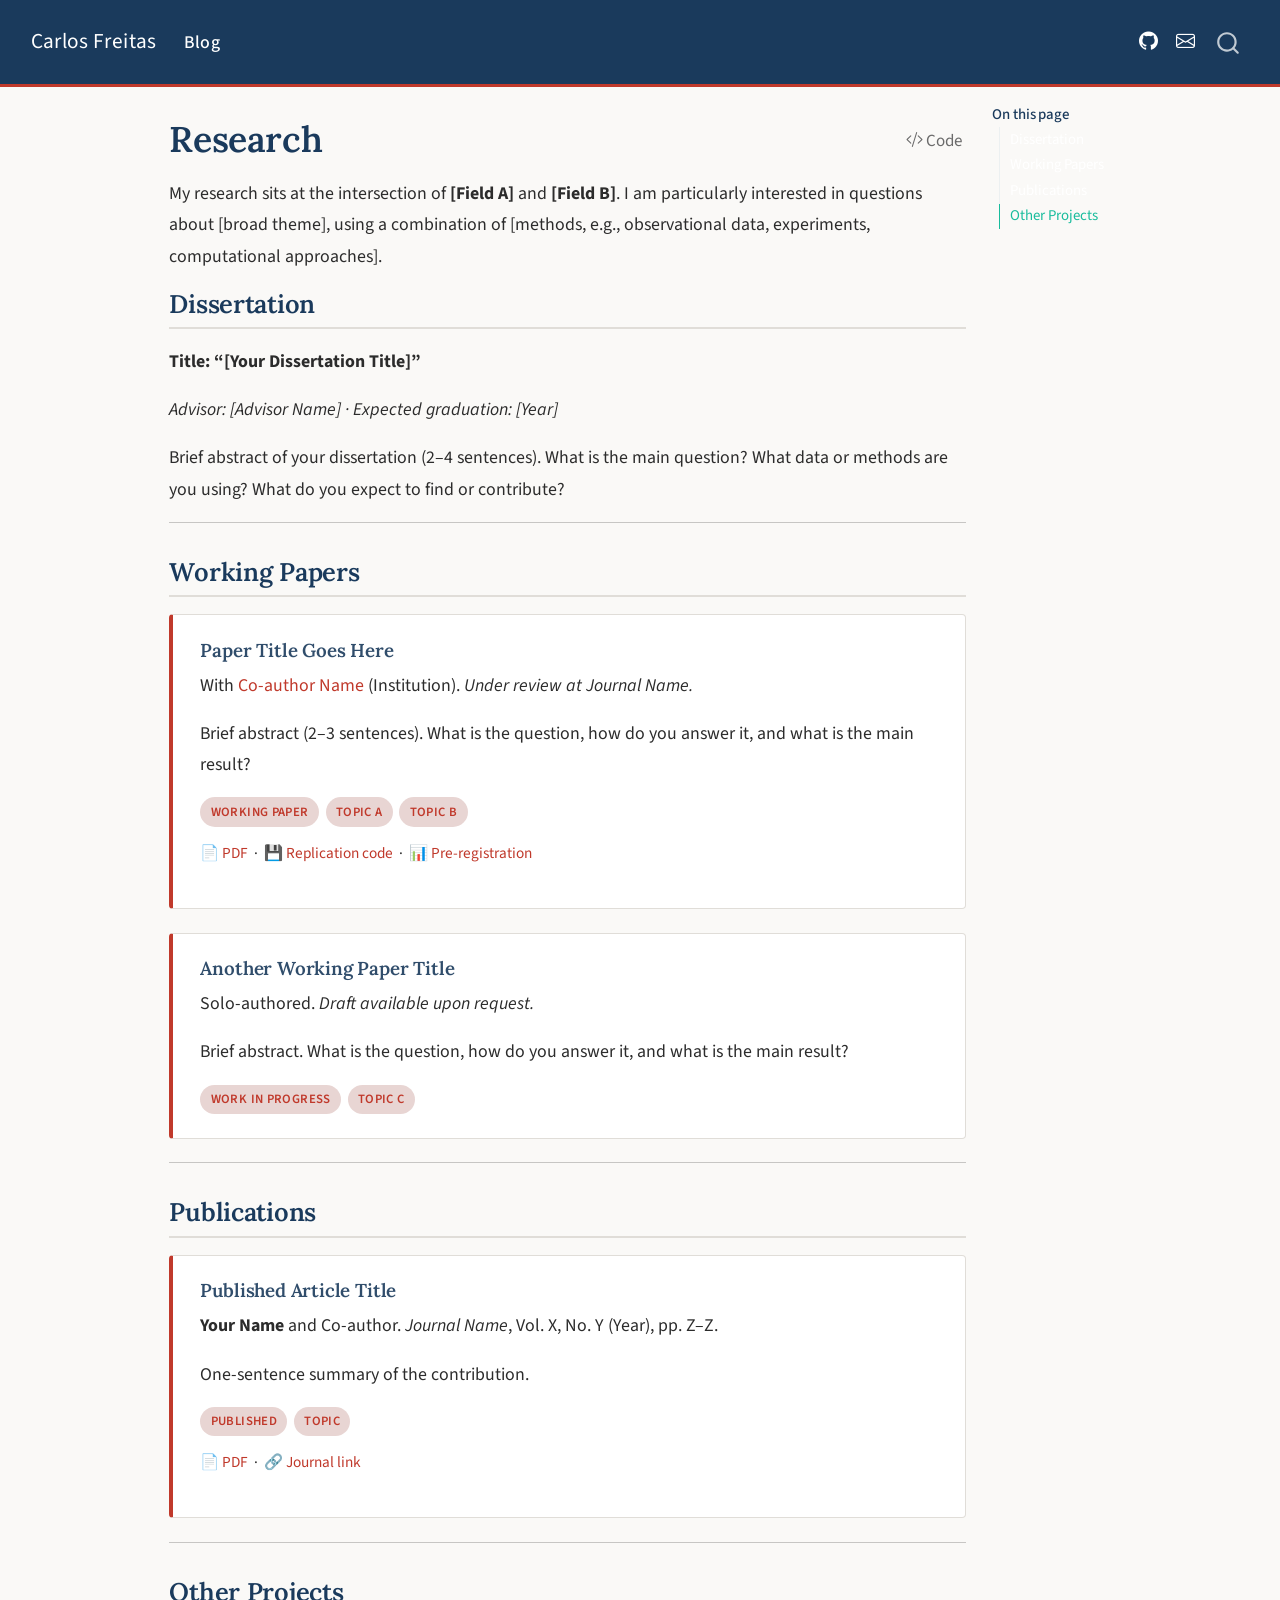
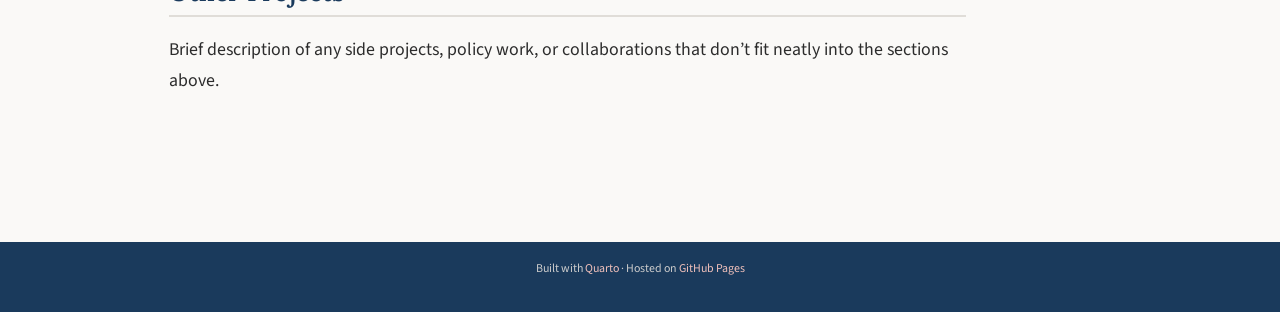
<file: docs/research.html>
<!DOCTYPE html>
<html xmlns="http://www.w3.org/1999/xhtml" lang="en" xml:lang="en"><head>

<meta charset="utf-8">
<meta name="generator" content="quarto-1.7.22">

<meta name="viewport" content="width=device-width, initial-scale=1.0, user-scalable=yes">


<title>Research – Carlos Freitas</title>
<style>
code{white-space: pre-wrap;}
span.smallcaps{font-variant: small-caps;}
div.columns{display: flex; gap: min(4vw, 1.5em);}
div.column{flex: auto; overflow-x: auto;}
div.hanging-indent{margin-left: 1.5em; text-indent: -1.5em;}
ul.task-list{list-style: none;}
ul.task-list li input[type="checkbox"] {
  width: 0.8em;
  margin: 0 0.8em 0.2em -1em; /* quarto-specific, see https://github.com/quarto-dev/quarto-cli/issues/4556 */ 
  vertical-align: middle;
}
/* CSS for syntax highlighting */
html { -webkit-text-size-adjust: 100%; }
pre > code.sourceCode { white-space: pre; position: relative; }
pre > code.sourceCode > span { display: inline-block; line-height: 1.25; }
pre > code.sourceCode > span:empty { height: 1.2em; }
.sourceCode { overflow: visible; }
code.sourceCode > span { color: inherit; text-decoration: inherit; }
div.sourceCode { margin: 1em 0; }
pre.sourceCode { margin: 0; }
@media screen {
div.sourceCode { overflow: auto; }
}
@media print {
pre > code.sourceCode { white-space: pre-wrap; }
pre > code.sourceCode > span { text-indent: -5em; padding-left: 5em; }
}
pre.numberSource code
  { counter-reset: source-line 0; }
pre.numberSource code > span
  { position: relative; left: -4em; counter-increment: source-line; }
pre.numberSource code > span > a:first-child::before
  { content: counter(source-line);
    position: relative; left: -1em; text-align: right; vertical-align: baseline;
    border: none; display: inline-block;
    -webkit-touch-callout: none; -webkit-user-select: none;
    -khtml-user-select: none; -moz-user-select: none;
    -ms-user-select: none; user-select: none;
    padding: 0 4px; width: 4em;
  }
pre.numberSource { margin-left: 3em;  padding-left: 4px; }
div.sourceCode
  {   }
@media screen {
pre > code.sourceCode > span > a:first-child::before { text-decoration: underline; }
}
</style>


<script src="site_libs/quarto-nav/quarto-nav.js"></script>
<script src="site_libs/quarto-nav/headroom.min.js"></script>
<script src="site_libs/clipboard/clipboard.min.js"></script>
<script src="site_libs/quarto-search/autocomplete.umd.js"></script>
<script src="site_libs/quarto-search/fuse.min.js"></script>
<script src="site_libs/quarto-search/quarto-search.js"></script>
<meta name="quarto:offset" content="./">
<link href="./favicon.ico" rel="icon">
<script src="site_libs/quarto-html/quarto.js" type="module"></script>
<script src="site_libs/quarto-html/tabsets/tabsets.js" type="module"></script>
<script src="site_libs/quarto-html/popper.min.js"></script>
<script src="site_libs/quarto-html/tippy.umd.min.js"></script>
<script src="site_libs/quarto-html/anchor.min.js"></script>
<link href="site_libs/quarto-html/tippy.css" rel="stylesheet">
<link href="site_libs/quarto-html/quarto-syntax-highlighting-68bca3a50acd80feb0cb8c3c361c6f22.css" rel="stylesheet" id="quarto-text-highlighting-styles">
<script src="site_libs/bootstrap/bootstrap.min.js"></script>
<link href="site_libs/bootstrap/bootstrap-icons.css" rel="stylesheet">
<link href="site_libs/bootstrap/bootstrap-bc3f02cb56843eb86e92d2665cf645d8.min.css" rel="stylesheet" append-hash="true" id="quarto-bootstrap" data-mode="light">
<script id="quarto-search-options" type="application/json">{
  "location": "navbar",
  "copy-button": false,
  "collapse-after": 3,
  "panel-placement": "end",
  "type": "overlay",
  "limit": 50,
  "keyboard-shortcut": [
    "f",
    "/",
    "s"
  ],
  "show-item-context": false,
  "language": {
    "search-no-results-text": "No results",
    "search-matching-documents-text": "matching documents",
    "search-copy-link-title": "Copy link to search",
    "search-hide-matches-text": "Hide additional matches",
    "search-more-match-text": "more match in this document",
    "search-more-matches-text": "more matches in this document",
    "search-clear-button-title": "Clear",
    "search-text-placeholder": "",
    "search-detached-cancel-button-title": "Cancel",
    "search-submit-button-title": "Submit",
    "search-label": "Search"
  }
}</script>


<link rel="stylesheet" href="custom.scss">
</head>

<body class="nav-fixed quarto-light">

<div id="quarto-search-results"></div>
  <header id="quarto-header" class="headroom fixed-top">
    <nav class="navbar navbar-expand-lg " data-bs-theme="dark">
      <div class="navbar-container container-fluid">
      <div class="navbar-brand-container mx-auto">
    <a class="navbar-brand" href="./index.html">
    <span class="navbar-title">Carlos Freitas</span>
    </a>
  </div>
            <div id="quarto-search" class="" title="Search"></div>
          <button class="navbar-toggler" type="button" data-bs-toggle="collapse" data-bs-target="#navbarCollapse" aria-controls="navbarCollapse" role="menu" aria-expanded="false" aria-label="Toggle navigation" onclick="if (window.quartoToggleHeadroom) { window.quartoToggleHeadroom(); }">
  <span class="navbar-toggler-icon"></span>
</button>
          <div class="collapse navbar-collapse" id="navbarCollapse">
            <ul class="navbar-nav navbar-nav-scroll me-auto">
  <li class="nav-item">
    <a class="nav-link" href="./posts/index.html"> 
<span class="menu-text">Blog</span></a>
  </li>  
</ul>
            <ul class="navbar-nav navbar-nav-scroll ms-auto">
  <li class="nav-item compact">
    <a class="nav-link" href="https://github.com/carlosbbmf"> <i class="bi bi-github" role="img">
</i> 
<span class="menu-text"></span></a>
  </li>  
  <li class="nav-item compact">
    <a class="nav-link" href="mailto:you@institution.edu"> <i class="bi bi-envelope" role="img">
</i> 
<span class="menu-text"></span></a>
  </li>  
</ul>
          </div> <!-- /navcollapse -->
            <div class="quarto-navbar-tools">
</div>
      </div> <!-- /container-fluid -->
    </nav>
</header>
<!-- content -->
<div id="quarto-content" class="quarto-container page-columns page-rows-contents page-layout-article page-navbar">
<!-- sidebar -->
<!-- margin-sidebar -->
    <div id="quarto-margin-sidebar" class="sidebar margin-sidebar">
        <nav id="TOC" role="doc-toc" class="toc-active">
    <h2 id="toc-title">On this page</h2>
   
  <ul class="collapse">
  <li><a href="#dissertation" id="toc-dissertation" class="nav-link active" data-scroll-target="#dissertation">Dissertation</a></li>
  <li><a href="#working-papers" id="toc-working-papers" class="nav-link" data-scroll-target="#working-papers">Working Papers</a></li>
  <li><a href="#publications" id="toc-publications" class="nav-link" data-scroll-target="#publications">Publications</a></li>
  <li><a href="#other-projects" id="toc-other-projects" class="nav-link" data-scroll-target="#other-projects">Other Projects</a></li>
  </ul>
</nav>
    </div>
<!-- main -->
<main class="content" id="quarto-document-content">

<header id="title-block-header" class="quarto-title-block default">
<div class="quarto-title">
<div class="quarto-title-block"><div><h1 class="title">Research</h1><button type="button" class="btn code-tools-button" id="quarto-code-tools-source"><i class="bi"></i> Code</button></div></div>
</div>



<div class="quarto-title-meta">

    
  
    
  </div>
  


</header>


<p>My research sits at the intersection of <strong>[Field A]</strong> and <strong>[Field B]</strong>. I am particularly interested in questions about [broad theme], using a combination of [methods, e.g., observational data, experiments, computational approaches].</p>
<section id="dissertation" class="level2">
<h2 class="anchored" data-anchor-id="dissertation">Dissertation</h2>
<p><strong>Title: “[Your Dissertation Title]”</strong></p>
<p><em>Advisor: [Advisor Name] · Expected graduation: [Year]</em></p>
<p>Brief abstract of your dissertation (2–4 sentences). What is the main question? What data or methods are you using? What do you expect to find or contribute?</p>
<hr>
</section>
<section id="working-papers" class="level2">
<h2 class="anchored" data-anchor-id="working-papers">Working Papers</h2>
<div class="research-card">
  <h3 class="anchored">Paper Title Goes Here</h3>
  <p>
    With <a href="#">Co-author Name</a> (Institution). <em>Under review at Journal Name.</em>
  </p>
  <p>
    Brief abstract (2–3 sentences). What is the question, how do you answer it, and what is the main result?
  </p>
  <div class="tags">
    <span class="tag">Working Paper</span>
    <span class="tag">Topic A</span>
    <span class="tag">Topic B</span>
  </div>
  <p style="margin-top:0.8rem; font-size:0.9rem;">
    📄 <a href="#">PDF</a> &nbsp;·&nbsp;
    💾 <a href="#">Replication code</a> &nbsp;·&nbsp;
    📊 <a href="#">Pre-registration</a>
  </p>
</div>

<div class="research-card">
  <h3 class="anchored">Another Working Paper Title</h3>
  <p>Solo-authored. <em>Draft available upon request.</em></p>
  <p>
    Brief abstract. What is the question, how do you answer it, and what is the main result?
  </p>
  <div class="tags">
    <span class="tag">Work in Progress</span>
    <span class="tag">Topic C</span>
  </div>
</div>
<hr>
</section>
<section id="publications" class="level2">
<h2 class="anchored" data-anchor-id="publications">Publications</h2>
<div class="research-card">
  <h3 class="anchored">Published Article Title</h3>
  <p>
    <strong>Your Name</strong> and Co-author. <em>Journal Name</em>, Vol. X, No. Y (Year), pp. Z–Z.
  </p>
  <p>One-sentence summary of the contribution.</p>
  <div class="tags">
    <span class="tag">Published</span>
    <span class="tag">Topic</span>
  </div>
  <p style="margin-top:0.8rem; font-size:0.9rem;">
    📄 <a href="#">PDF</a> &nbsp;·&nbsp;
    🔗 <a href="#">Journal link</a>
  </p>
</div>
<hr>
</section>
<section id="other-projects" class="level2">
<h2 class="anchored" data-anchor-id="other-projects">Other Projects</h2>
<p>Brief description of any side projects, policy work, or collaborations that don’t fit neatly into the sections above.</p>


<!-- -->

</section>

</main> <!-- /main -->
<script id="quarto-html-after-body" type="application/javascript">
  window.document.addEventListener("DOMContentLoaded", function (event) {
    const icon = "";
    const anchorJS = new window.AnchorJS();
    anchorJS.options = {
      placement: 'right',
      icon: icon
    };
    anchorJS.add('.anchored');
    const isCodeAnnotation = (el) => {
      for (const clz of el.classList) {
        if (clz.startsWith('code-annotation-')) {                     
          return true;
        }
      }
      return false;
    }
    const onCopySuccess = function(e) {
      // button target
      const button = e.trigger;
      // don't keep focus
      button.blur();
      // flash "checked"
      button.classList.add('code-copy-button-checked');
      var currentTitle = button.getAttribute("title");
      button.setAttribute("title", "Copied!");
      let tooltip;
      if (window.bootstrap) {
        button.setAttribute("data-bs-toggle", "tooltip");
        button.setAttribute("data-bs-placement", "left");
        button.setAttribute("data-bs-title", "Copied!");
        tooltip = new bootstrap.Tooltip(button, 
          { trigger: "manual", 
            customClass: "code-copy-button-tooltip",
            offset: [0, -8]});
        tooltip.show();    
      }
      setTimeout(function() {
        if (tooltip) {
          tooltip.hide();
          button.removeAttribute("data-bs-title");
          button.removeAttribute("data-bs-toggle");
          button.removeAttribute("data-bs-placement");
        }
        button.setAttribute("title", currentTitle);
        button.classList.remove('code-copy-button-checked');
      }, 1000);
      // clear code selection
      e.clearSelection();
    }
    const getTextToCopy = function(trigger) {
        const codeEl = trigger.previousElementSibling.cloneNode(true);
        for (const childEl of codeEl.children) {
          if (isCodeAnnotation(childEl)) {
            childEl.remove();
          }
        }
        return codeEl.innerText;
    }
    const clipboard = new window.ClipboardJS('.code-copy-button:not([data-in-quarto-modal])', {
      text: getTextToCopy
    });
    clipboard.on('success', onCopySuccess);
    if (window.document.getElementById('quarto-embedded-source-code-modal')) {
      const clipboardModal = new window.ClipboardJS('.code-copy-button[data-in-quarto-modal]', {
        text: getTextToCopy,
        container: window.document.getElementById('quarto-embedded-source-code-modal')
      });
      clipboardModal.on('success', onCopySuccess);
    }
    const viewSource = window.document.getElementById('quarto-view-source') ||
                       window.document.getElementById('quarto-code-tools-source');
    if (viewSource) {
      const sourceUrl = viewSource.getAttribute("data-quarto-source-url");
      viewSource.addEventListener("click", function(e) {
        if (sourceUrl) {
          // rstudio viewer pane
          if (/\bcapabilities=\b/.test(window.location)) {
            window.open(sourceUrl);
          } else {
            window.location.href = sourceUrl;
          }
        } else {
          const modal = new bootstrap.Modal(document.getElementById('quarto-embedded-source-code-modal'));
          modal.show();
        }
        return false;
      });
    }
    function toggleCodeHandler(show) {
      return function(e) {
        const detailsSrc = window.document.querySelectorAll(".cell > details > .sourceCode");
        for (let i=0; i<detailsSrc.length; i++) {
          const details = detailsSrc[i].parentElement;
          if (show) {
            details.open = true;
          } else {
            details.removeAttribute("open");
          }
        }
        const cellCodeDivs = window.document.querySelectorAll(".cell > .sourceCode");
        const fromCls = show ? "hidden" : "unhidden";
        const toCls = show ? "unhidden" : "hidden";
        for (let i=0; i<cellCodeDivs.length; i++) {
          const codeDiv = cellCodeDivs[i];
          if (codeDiv.classList.contains(fromCls)) {
            codeDiv.classList.remove(fromCls);
            codeDiv.classList.add(toCls);
          } 
        }
        return false;
      }
    }
    const hideAllCode = window.document.getElementById("quarto-hide-all-code");
    if (hideAllCode) {
      hideAllCode.addEventListener("click", toggleCodeHandler(false));
    }
    const showAllCode = window.document.getElementById("quarto-show-all-code");
    if (showAllCode) {
      showAllCode.addEventListener("click", toggleCodeHandler(true));
    }
      var localhostRegex = new RegExp(/^(?:http|https):\/\/localhost\:?[0-9]*\//);
      var mailtoRegex = new RegExp(/^mailto:/);
        var filterRegex = new RegExp('/' + window.location.host + '/');
      var isInternal = (href) => {
          return filterRegex.test(href) || localhostRegex.test(href) || mailtoRegex.test(href);
      }
      // Inspect non-navigation links and adorn them if external
     var links = window.document.querySelectorAll('a[href]:not(.nav-link):not(.navbar-brand):not(.toc-action):not(.sidebar-link):not(.sidebar-item-toggle):not(.pagination-link):not(.no-external):not([aria-hidden]):not(.dropdown-item):not(.quarto-navigation-tool):not(.about-link)');
      for (var i=0; i<links.length; i++) {
        const link = links[i];
        if (!isInternal(link.href)) {
          // undo the damage that might have been done by quarto-nav.js in the case of
          // links that we want to consider external
          if (link.dataset.originalHref !== undefined) {
            link.href = link.dataset.originalHref;
          }
        }
      }
    function tippyHover(el, contentFn, onTriggerFn, onUntriggerFn) {
      const config = {
        allowHTML: true,
        maxWidth: 500,
        delay: 100,
        arrow: false,
        appendTo: function(el) {
            return el.parentElement;
        },
        interactive: true,
        interactiveBorder: 10,
        theme: 'quarto',
        placement: 'bottom-start',
      };
      if (contentFn) {
        config.content = contentFn;
      }
      if (onTriggerFn) {
        config.onTrigger = onTriggerFn;
      }
      if (onUntriggerFn) {
        config.onUntrigger = onUntriggerFn;
      }
      window.tippy(el, config); 
    }
    const noterefs = window.document.querySelectorAll('a[role="doc-noteref"]');
    for (var i=0; i<noterefs.length; i++) {
      const ref = noterefs[i];
      tippyHover(ref, function() {
        // use id or data attribute instead here
        let href = ref.getAttribute('data-footnote-href') || ref.getAttribute('href');
        try { href = new URL(href).hash; } catch {}
        const id = href.replace(/^#\/?/, "");
        const note = window.document.getElementById(id);
        if (note) {
          return note.innerHTML;
        } else {
          return "";
        }
      });
    }
    const xrefs = window.document.querySelectorAll('a.quarto-xref');
    const processXRef = (id, note) => {
      // Strip column container classes
      const stripColumnClz = (el) => {
        el.classList.remove("page-full", "page-columns");
        if (el.children) {
          for (const child of el.children) {
            stripColumnClz(child);
          }
        }
      }
      stripColumnClz(note)
      if (id === null || id.startsWith('sec-')) {
        // Special case sections, only their first couple elements
        const container = document.createElement("div");
        if (note.children && note.children.length > 2) {
          container.appendChild(note.children[0].cloneNode(true));
          for (let i = 1; i < note.children.length; i++) {
            const child = note.children[i];
            if (child.tagName === "P" && child.innerText === "") {
              continue;
            } else {
              container.appendChild(child.cloneNode(true));
              break;
            }
          }
          if (window.Quarto?.typesetMath) {
            window.Quarto.typesetMath(container);
          }
          return container.innerHTML
        } else {
          if (window.Quarto?.typesetMath) {
            window.Quarto.typesetMath(note);
          }
          return note.innerHTML;
        }
      } else {
        // Remove any anchor links if they are present
        const anchorLink = note.querySelector('a.anchorjs-link');
        if (anchorLink) {
          anchorLink.remove();
        }
        if (window.Quarto?.typesetMath) {
          window.Quarto.typesetMath(note);
        }
        if (note.classList.contains("callout")) {
          return note.outerHTML;
        } else {
          return note.innerHTML;
        }
      }
    }
    for (var i=0; i<xrefs.length; i++) {
      const xref = xrefs[i];
      tippyHover(xref, undefined, function(instance) {
        instance.disable();
        let url = xref.getAttribute('href');
        let hash = undefined; 
        if (url.startsWith('#')) {
          hash = url;
        } else {
          try { hash = new URL(url).hash; } catch {}
        }
        if (hash) {
          const id = hash.replace(/^#\/?/, "");
          const note = window.document.getElementById(id);
          if (note !== null) {
            try {
              const html = processXRef(id, note.cloneNode(true));
              instance.setContent(html);
            } finally {
              instance.enable();
              instance.show();
            }
          } else {
            // See if we can fetch this
            fetch(url.split('#')[0])
            .then(res => res.text())
            .then(html => {
              const parser = new DOMParser();
              const htmlDoc = parser.parseFromString(html, "text/html");
              const note = htmlDoc.getElementById(id);
              if (note !== null) {
                const html = processXRef(id, note);
                instance.setContent(html);
              } 
            }).finally(() => {
              instance.enable();
              instance.show();
            });
          }
        } else {
          // See if we can fetch a full url (with no hash to target)
          // This is a special case and we should probably do some content thinning / targeting
          fetch(url)
          .then(res => res.text())
          .then(html => {
            const parser = new DOMParser();
            const htmlDoc = parser.parseFromString(html, "text/html");
            const note = htmlDoc.querySelector('main.content');
            if (note !== null) {
              // This should only happen for chapter cross references
              // (since there is no id in the URL)
              // remove the first header
              if (note.children.length > 0 && note.children[0].tagName === "HEADER") {
                note.children[0].remove();
              }
              const html = processXRef(null, note);
              instance.setContent(html);
            } 
          }).finally(() => {
            instance.enable();
            instance.show();
          });
        }
      }, function(instance) {
      });
    }
        let selectedAnnoteEl;
        const selectorForAnnotation = ( cell, annotation) => {
          let cellAttr = 'data-code-cell="' + cell + '"';
          let lineAttr = 'data-code-annotation="' +  annotation + '"';
          const selector = 'span[' + cellAttr + '][' + lineAttr + ']';
          return selector;
        }
        const selectCodeLines = (annoteEl) => {
          const doc = window.document;
          const targetCell = annoteEl.getAttribute("data-target-cell");
          const targetAnnotation = annoteEl.getAttribute("data-target-annotation");
          const annoteSpan = window.document.querySelector(selectorForAnnotation(targetCell, targetAnnotation));
          const lines = annoteSpan.getAttribute("data-code-lines").split(",");
          const lineIds = lines.map((line) => {
            return targetCell + "-" + line;
          })
          let top = null;
          let height = null;
          let parent = null;
          if (lineIds.length > 0) {
              //compute the position of the single el (top and bottom and make a div)
              const el = window.document.getElementById(lineIds[0]);
              top = el.offsetTop;
              height = el.offsetHeight;
              parent = el.parentElement.parentElement;
            if (lineIds.length > 1) {
              const lastEl = window.document.getElementById(lineIds[lineIds.length - 1]);
              const bottom = lastEl.offsetTop + lastEl.offsetHeight;
              height = bottom - top;
            }
            if (top !== null && height !== null && parent !== null) {
              // cook up a div (if necessary) and position it 
              let div = window.document.getElementById("code-annotation-line-highlight");
              if (div === null) {
                div = window.document.createElement("div");
                div.setAttribute("id", "code-annotation-line-highlight");
                div.style.position = 'absolute';
                parent.appendChild(div);
              }
              div.style.top = top - 2 + "px";
              div.style.height = height + 4 + "px";
              div.style.left = 0;
              let gutterDiv = window.document.getElementById("code-annotation-line-highlight-gutter");
              if (gutterDiv === null) {
                gutterDiv = window.document.createElement("div");
                gutterDiv.setAttribute("id", "code-annotation-line-highlight-gutter");
                gutterDiv.style.position = 'absolute';
                const codeCell = window.document.getElementById(targetCell);
                const gutter = codeCell.querySelector('.code-annotation-gutter');
                gutter.appendChild(gutterDiv);
              }
              gutterDiv.style.top = top - 2 + "px";
              gutterDiv.style.height = height + 4 + "px";
            }
            selectedAnnoteEl = annoteEl;
          }
        };
        const unselectCodeLines = () => {
          const elementsIds = ["code-annotation-line-highlight", "code-annotation-line-highlight-gutter"];
          elementsIds.forEach((elId) => {
            const div = window.document.getElementById(elId);
            if (div) {
              div.remove();
            }
          });
          selectedAnnoteEl = undefined;
        };
          // Handle positioning of the toggle
      window.addEventListener(
        "resize",
        throttle(() => {
          elRect = undefined;
          if (selectedAnnoteEl) {
            selectCodeLines(selectedAnnoteEl);
          }
        }, 10)
      );
      function throttle(fn, ms) {
      let throttle = false;
      let timer;
        return (...args) => {
          if(!throttle) { // first call gets through
              fn.apply(this, args);
              throttle = true;
          } else { // all the others get throttled
              if(timer) clearTimeout(timer); // cancel #2
              timer = setTimeout(() => {
                fn.apply(this, args);
                timer = throttle = false;
              }, ms);
          }
        };
      }
        // Attach click handler to the DT
        const annoteDls = window.document.querySelectorAll('dt[data-target-cell]');
        for (const annoteDlNode of annoteDls) {
          annoteDlNode.addEventListener('click', (event) => {
            const clickedEl = event.target;
            if (clickedEl !== selectedAnnoteEl) {
              unselectCodeLines();
              const activeEl = window.document.querySelector('dt[data-target-cell].code-annotation-active');
              if (activeEl) {
                activeEl.classList.remove('code-annotation-active');
              }
              selectCodeLines(clickedEl);
              clickedEl.classList.add('code-annotation-active');
            } else {
              // Unselect the line
              unselectCodeLines();
              clickedEl.classList.remove('code-annotation-active');
            }
          });
        }
    const findCites = (el) => {
      const parentEl = el.parentElement;
      if (parentEl) {
        const cites = parentEl.dataset.cites;
        if (cites) {
          return {
            el,
            cites: cites.split(' ')
          };
        } else {
          return findCites(el.parentElement)
        }
      } else {
        return undefined;
      }
    };
    var bibliorefs = window.document.querySelectorAll('a[role="doc-biblioref"]');
    for (var i=0; i<bibliorefs.length; i++) {
      const ref = bibliorefs[i];
      const citeInfo = findCites(ref);
      if (citeInfo) {
        tippyHover(citeInfo.el, function() {
          var popup = window.document.createElement('div');
          citeInfo.cites.forEach(function(cite) {
            var citeDiv = window.document.createElement('div');
            citeDiv.classList.add('hanging-indent');
            citeDiv.classList.add('csl-entry');
            var biblioDiv = window.document.getElementById('ref-' + cite);
            if (biblioDiv) {
              citeDiv.innerHTML = biblioDiv.innerHTML;
            }
            popup.appendChild(citeDiv);
          });
          return popup.innerHTML;
        });
      }
    }
  });
  </script><div class="modal fade" id="quarto-embedded-source-code-modal" tabindex="-1" aria-labelledby="quarto-embedded-source-code-modal-label" aria-hidden="true"><div class="modal-dialog modal-dialog-scrollable"><div class="modal-content"><div class="modal-header"><h5 class="modal-title" id="quarto-embedded-source-code-modal-label">Source Code</h5><button class="btn-close" data-bs-dismiss="modal"></button></div><div class="modal-body"><div class="">
<div class="sourceCode" id="cb1" data-shortcodes="false"><pre class="sourceCode markdown code-with-copy"><code class="sourceCode markdown"><span id="cb1-1"><a href="#cb1-1" aria-hidden="true" tabindex="-1"></a><span class="co">---</span></span>
<span id="cb1-2"><a href="#cb1-2" aria-hidden="true" tabindex="-1"></a><span class="an">title:</span><span class="co"> "Research"</span></span>
<span id="cb1-3"><a href="#cb1-3" aria-hidden="true" tabindex="-1"></a><span class="an">toc:</span><span class="co"> true</span></span>
<span id="cb1-4"><a href="#cb1-4" aria-hidden="true" tabindex="-1"></a><span class="co">---</span></span>
<span id="cb1-5"><a href="#cb1-5" aria-hidden="true" tabindex="-1"></a></span>
<span id="cb1-6"><a href="#cb1-6" aria-hidden="true" tabindex="-1"></a>My research sits at the intersection of **[Field A]** and **[Field B]**. I am particularly interested in questions about <span class="co">[</span><span class="ot">broad theme</span><span class="co">]</span>, using a combination of <span class="co">[</span><span class="ot">methods, e.g., observational data, experiments, computational approaches</span><span class="co">]</span>.</span>
<span id="cb1-7"><a href="#cb1-7" aria-hidden="true" tabindex="-1"></a></span>
<span id="cb1-8"><a href="#cb1-8" aria-hidden="true" tabindex="-1"></a><span class="fu">## Dissertation</span></span>
<span id="cb1-9"><a href="#cb1-9" aria-hidden="true" tabindex="-1"></a></span>
<span id="cb1-10"><a href="#cb1-10" aria-hidden="true" tabindex="-1"></a>**Title: "[Your Dissertation Title]"**</span>
<span id="cb1-11"><a href="#cb1-11" aria-hidden="true" tabindex="-1"></a></span>
<span id="cb1-12"><a href="#cb1-12" aria-hidden="true" tabindex="-1"></a>*Advisor: [Advisor Name] · Expected graduation: [Year]*</span>
<span id="cb1-13"><a href="#cb1-13" aria-hidden="true" tabindex="-1"></a></span>
<span id="cb1-14"><a href="#cb1-14" aria-hidden="true" tabindex="-1"></a>Brief abstract of your dissertation (2–4 sentences). What is the main question? What data or methods are you using? What do you expect to find or contribute?</span>
<span id="cb1-15"><a href="#cb1-15" aria-hidden="true" tabindex="-1"></a></span>
<span id="cb1-16"><a href="#cb1-16" aria-hidden="true" tabindex="-1"></a>---</span>
<span id="cb1-17"><a href="#cb1-17" aria-hidden="true" tabindex="-1"></a></span>
<span id="cb1-18"><a href="#cb1-18" aria-hidden="true" tabindex="-1"></a><span class="fu">## Working Papers</span></span>
<span id="cb1-19"><a href="#cb1-19" aria-hidden="true" tabindex="-1"></a></span>
<span id="cb1-20"><a href="#cb1-20" aria-hidden="true" tabindex="-1"></a><span class="in">```{=html}</span></span>
<span id="cb1-21"><a href="#cb1-21" aria-hidden="true" tabindex="-1"></a><span class="in">&lt;div class="research-card"&gt;</span></span>
<span id="cb1-22"><a href="#cb1-22" aria-hidden="true" tabindex="-1"></a><span class="in">  &lt;h3&gt;Paper Title Goes Here&lt;/h3&gt;</span></span>
<span id="cb1-23"><a href="#cb1-23" aria-hidden="true" tabindex="-1"></a><span class="in">  &lt;p&gt;</span></span>
<span id="cb1-24"><a href="#cb1-24" aria-hidden="true" tabindex="-1"></a><span class="in">    With &lt;a href="#"&gt;Co-author Name&lt;/a&gt; (Institution). &lt;em&gt;Under review at Journal Name.&lt;/em&gt;</span></span>
<span id="cb1-25"><a href="#cb1-25" aria-hidden="true" tabindex="-1"></a><span class="in">  &lt;/p&gt;</span></span>
<span id="cb1-26"><a href="#cb1-26" aria-hidden="true" tabindex="-1"></a><span class="in">  &lt;p&gt;</span></span>
<span id="cb1-27"><a href="#cb1-27" aria-hidden="true" tabindex="-1"></a><span class="in">    Brief abstract (2–3 sentences). What is the question, how do you answer it, and what is the main result?</span></span>
<span id="cb1-28"><a href="#cb1-28" aria-hidden="true" tabindex="-1"></a><span class="in">  &lt;/p&gt;</span></span>
<span id="cb1-29"><a href="#cb1-29" aria-hidden="true" tabindex="-1"></a><span class="in">  &lt;div class="tags"&gt;</span></span>
<span id="cb1-30"><a href="#cb1-30" aria-hidden="true" tabindex="-1"></a><span class="in">    &lt;span class="tag"&gt;Working Paper&lt;/span&gt;</span></span>
<span id="cb1-31"><a href="#cb1-31" aria-hidden="true" tabindex="-1"></a><span class="in">    &lt;span class="tag"&gt;Topic A&lt;/span&gt;</span></span>
<span id="cb1-32"><a href="#cb1-32" aria-hidden="true" tabindex="-1"></a><span class="in">    &lt;span class="tag"&gt;Topic B&lt;/span&gt;</span></span>
<span id="cb1-33"><a href="#cb1-33" aria-hidden="true" tabindex="-1"></a><span class="in">  &lt;/div&gt;</span></span>
<span id="cb1-34"><a href="#cb1-34" aria-hidden="true" tabindex="-1"></a><span class="in">  &lt;p style="margin-top:0.8rem; font-size:0.9rem;"&gt;</span></span>
<span id="cb1-35"><a href="#cb1-35" aria-hidden="true" tabindex="-1"></a><span class="in">    📄 &lt;a href="#"&gt;PDF&lt;/a&gt; &amp;nbsp;·&amp;nbsp;</span></span>
<span id="cb1-36"><a href="#cb1-36" aria-hidden="true" tabindex="-1"></a><span class="in">    💾 &lt;a href="#"&gt;Replication code&lt;/a&gt; &amp;nbsp;·&amp;nbsp;</span></span>
<span id="cb1-37"><a href="#cb1-37" aria-hidden="true" tabindex="-1"></a><span class="in">    📊 &lt;a href="#"&gt;Pre-registration&lt;/a&gt;</span></span>
<span id="cb1-38"><a href="#cb1-38" aria-hidden="true" tabindex="-1"></a><span class="in">  &lt;/p&gt;</span></span>
<span id="cb1-39"><a href="#cb1-39" aria-hidden="true" tabindex="-1"></a><span class="in">&lt;/div&gt;</span></span>
<span id="cb1-40"><a href="#cb1-40" aria-hidden="true" tabindex="-1"></a></span>
<span id="cb1-41"><a href="#cb1-41" aria-hidden="true" tabindex="-1"></a><span class="in">&lt;div class="research-card"&gt;</span></span>
<span id="cb1-42"><a href="#cb1-42" aria-hidden="true" tabindex="-1"></a><span class="in">  &lt;h3&gt;Another Working Paper Title&lt;/h3&gt;</span></span>
<span id="cb1-43"><a href="#cb1-43" aria-hidden="true" tabindex="-1"></a><span class="in">  &lt;p&gt;Solo-authored. &lt;em&gt;Draft available upon request.&lt;/em&gt;&lt;/p&gt;</span></span>
<span id="cb1-44"><a href="#cb1-44" aria-hidden="true" tabindex="-1"></a><span class="in">  &lt;p&gt;</span></span>
<span id="cb1-45"><a href="#cb1-45" aria-hidden="true" tabindex="-1"></a><span class="in">    Brief abstract. What is the question, how do you answer it, and what is the main result?</span></span>
<span id="cb1-46"><a href="#cb1-46" aria-hidden="true" tabindex="-1"></a><span class="in">  &lt;/p&gt;</span></span>
<span id="cb1-47"><a href="#cb1-47" aria-hidden="true" tabindex="-1"></a><span class="in">  &lt;div class="tags"&gt;</span></span>
<span id="cb1-48"><a href="#cb1-48" aria-hidden="true" tabindex="-1"></a><span class="in">    &lt;span class="tag"&gt;Work in Progress&lt;/span&gt;</span></span>
<span id="cb1-49"><a href="#cb1-49" aria-hidden="true" tabindex="-1"></a><span class="in">    &lt;span class="tag"&gt;Topic C&lt;/span&gt;</span></span>
<span id="cb1-50"><a href="#cb1-50" aria-hidden="true" tabindex="-1"></a><span class="in">  &lt;/div&gt;</span></span>
<span id="cb1-51"><a href="#cb1-51" aria-hidden="true" tabindex="-1"></a><span class="in">&lt;/div&gt;</span></span>
<span id="cb1-52"><a href="#cb1-52" aria-hidden="true" tabindex="-1"></a><span class="in">```</span></span>
<span id="cb1-53"><a href="#cb1-53" aria-hidden="true" tabindex="-1"></a></span>
<span id="cb1-54"><a href="#cb1-54" aria-hidden="true" tabindex="-1"></a>---</span>
<span id="cb1-55"><a href="#cb1-55" aria-hidden="true" tabindex="-1"></a></span>
<span id="cb1-56"><a href="#cb1-56" aria-hidden="true" tabindex="-1"></a><span class="fu">## Publications</span></span>
<span id="cb1-57"><a href="#cb1-57" aria-hidden="true" tabindex="-1"></a></span>
<span id="cb1-58"><a href="#cb1-58" aria-hidden="true" tabindex="-1"></a><span class="in">```{=html}</span></span>
<span id="cb1-59"><a href="#cb1-59" aria-hidden="true" tabindex="-1"></a><span class="in">&lt;div class="research-card"&gt;</span></span>
<span id="cb1-60"><a href="#cb1-60" aria-hidden="true" tabindex="-1"></a><span class="in">  &lt;h3&gt;Published Article Title&lt;/h3&gt;</span></span>
<span id="cb1-61"><a href="#cb1-61" aria-hidden="true" tabindex="-1"></a><span class="in">  &lt;p&gt;</span></span>
<span id="cb1-62"><a href="#cb1-62" aria-hidden="true" tabindex="-1"></a><span class="in">    &lt;strong&gt;Your Name&lt;/strong&gt; and Co-author. &lt;em&gt;Journal Name&lt;/em&gt;, Vol. X, No. Y (Year), pp. Z–Z.</span></span>
<span id="cb1-63"><a href="#cb1-63" aria-hidden="true" tabindex="-1"></a><span class="in">  &lt;/p&gt;</span></span>
<span id="cb1-64"><a href="#cb1-64" aria-hidden="true" tabindex="-1"></a><span class="in">  &lt;p&gt;One-sentence summary of the contribution.&lt;/p&gt;</span></span>
<span id="cb1-65"><a href="#cb1-65" aria-hidden="true" tabindex="-1"></a><span class="in">  &lt;div class="tags"&gt;</span></span>
<span id="cb1-66"><a href="#cb1-66" aria-hidden="true" tabindex="-1"></a><span class="in">    &lt;span class="tag"&gt;Published&lt;/span&gt;</span></span>
<span id="cb1-67"><a href="#cb1-67" aria-hidden="true" tabindex="-1"></a><span class="in">    &lt;span class="tag"&gt;Topic&lt;/span&gt;</span></span>
<span id="cb1-68"><a href="#cb1-68" aria-hidden="true" tabindex="-1"></a><span class="in">  &lt;/div&gt;</span></span>
<span id="cb1-69"><a href="#cb1-69" aria-hidden="true" tabindex="-1"></a><span class="in">  &lt;p style="margin-top:0.8rem; font-size:0.9rem;"&gt;</span></span>
<span id="cb1-70"><a href="#cb1-70" aria-hidden="true" tabindex="-1"></a><span class="in">    📄 &lt;a href="#"&gt;PDF&lt;/a&gt; &amp;nbsp;·&amp;nbsp;</span></span>
<span id="cb1-71"><a href="#cb1-71" aria-hidden="true" tabindex="-1"></a><span class="in">    🔗 &lt;a href="#"&gt;Journal link&lt;/a&gt;</span></span>
<span id="cb1-72"><a href="#cb1-72" aria-hidden="true" tabindex="-1"></a><span class="in">  &lt;/p&gt;</span></span>
<span id="cb1-73"><a href="#cb1-73" aria-hidden="true" tabindex="-1"></a><span class="in">&lt;/div&gt;</span></span>
<span id="cb1-74"><a href="#cb1-74" aria-hidden="true" tabindex="-1"></a><span class="in">```</span></span>
<span id="cb1-75"><a href="#cb1-75" aria-hidden="true" tabindex="-1"></a></span>
<span id="cb1-76"><a href="#cb1-76" aria-hidden="true" tabindex="-1"></a>---</span>
<span id="cb1-77"><a href="#cb1-77" aria-hidden="true" tabindex="-1"></a></span>
<span id="cb1-78"><a href="#cb1-78" aria-hidden="true" tabindex="-1"></a><span class="fu">## Other Projects</span></span>
<span id="cb1-79"><a href="#cb1-79" aria-hidden="true" tabindex="-1"></a></span>
<span id="cb1-80"><a href="#cb1-80" aria-hidden="true" tabindex="-1"></a>Brief description of any side projects, policy work, or collaborations that don't fit neatly into the sections above.</span></code><button title="Copy to Clipboard" class="code-copy-button" data-in-quarto-modal=""><i class="bi"></i></button></pre></div>
</div></div></div></div></div>
</div> <!-- /content -->
<footer class="footer">
  <div class="nav-footer">
    <div class="nav-footer-left">
      &nbsp;
    </div>   
    <div class="nav-footer-center">
<p>Built with <a href="https://quarto.org">Quarto</a> · Hosted on <a href="https://pages.github.com">GitHub Pages</a></p>
</div>
    <div class="nav-footer-right">
      &nbsp;
    </div>
  </div>
</footer>




</body></html>
</file>
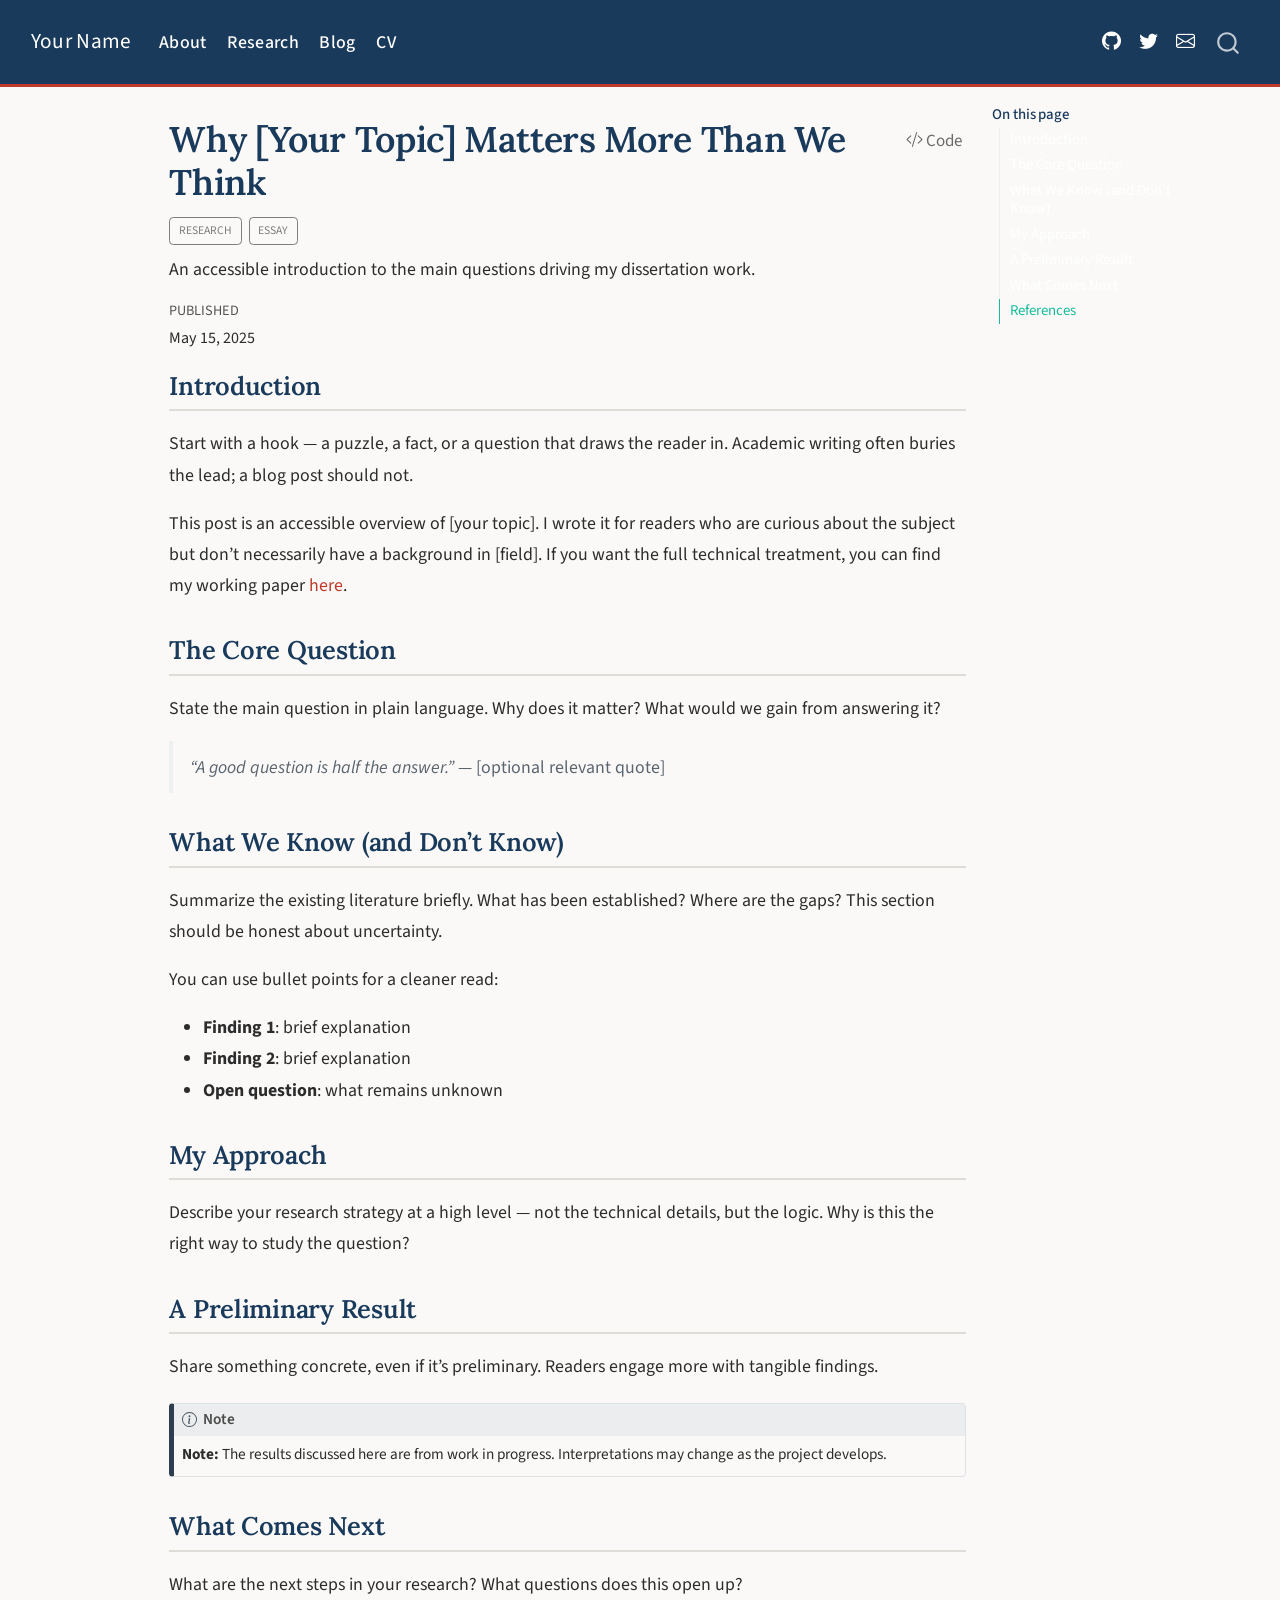
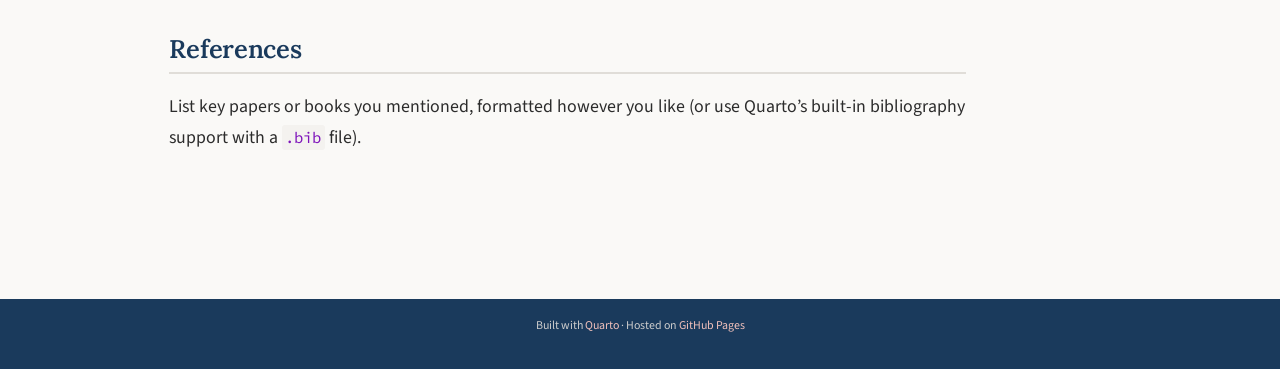
<file: docs/posts/example-post.html>
<!DOCTYPE html>
<html xmlns="http://www.w3.org/1999/xhtml" lang="en" xml:lang="en"><head>

<meta charset="utf-8">
<meta name="generator" content="quarto-1.7.22">

<meta name="viewport" content="width=device-width, initial-scale=1.0, user-scalable=yes">

<meta name="dcterms.date" content="2025-05-15">
<meta name="description" content="An accessible introduction to the main questions driving my dissertation work.">

<title>Why [Your Topic] Matters More Than We Think – Your Name</title>
<style>
code{white-space: pre-wrap;}
span.smallcaps{font-variant: small-caps;}
div.columns{display: flex; gap: min(4vw, 1.5em);}
div.column{flex: auto; overflow-x: auto;}
div.hanging-indent{margin-left: 1.5em; text-indent: -1.5em;}
ul.task-list{list-style: none;}
ul.task-list li input[type="checkbox"] {
  width: 0.8em;
  margin: 0 0.8em 0.2em -1em; /* quarto-specific, see https://github.com/quarto-dev/quarto-cli/issues/4556 */ 
  vertical-align: middle;
}
/* CSS for syntax highlighting */
html { -webkit-text-size-adjust: 100%; }
pre > code.sourceCode { white-space: pre; position: relative; }
pre > code.sourceCode > span { display: inline-block; line-height: 1.25; }
pre > code.sourceCode > span:empty { height: 1.2em; }
.sourceCode { overflow: visible; }
code.sourceCode > span { color: inherit; text-decoration: inherit; }
div.sourceCode { margin: 1em 0; }
pre.sourceCode { margin: 0; }
@media screen {
div.sourceCode { overflow: auto; }
}
@media print {
pre > code.sourceCode { white-space: pre-wrap; }
pre > code.sourceCode > span { text-indent: -5em; padding-left: 5em; }
}
pre.numberSource code
  { counter-reset: source-line 0; }
pre.numberSource code > span
  { position: relative; left: -4em; counter-increment: source-line; }
pre.numberSource code > span > a:first-child::before
  { content: counter(source-line);
    position: relative; left: -1em; text-align: right; vertical-align: baseline;
    border: none; display: inline-block;
    -webkit-touch-callout: none; -webkit-user-select: none;
    -khtml-user-select: none; -moz-user-select: none;
    -ms-user-select: none; user-select: none;
    padding: 0 4px; width: 4em;
  }
pre.numberSource { margin-left: 3em;  padding-left: 4px; }
div.sourceCode
  {   }
@media screen {
pre > code.sourceCode > span > a:first-child::before { text-decoration: underline; }
}
</style>


<script src="../site_libs/quarto-nav/quarto-nav.js"></script>
<script src="../site_libs/quarto-nav/headroom.min.js"></script>
<script src="../site_libs/clipboard/clipboard.min.js"></script>
<script src="../site_libs/quarto-search/autocomplete.umd.js"></script>
<script src="../site_libs/quarto-search/fuse.min.js"></script>
<script src="../site_libs/quarto-search/quarto-search.js"></script>
<meta name="quarto:offset" content="../">
<link href="../favicon.ico" rel="icon">
<script src="../site_libs/quarto-html/quarto.js" type="module"></script>
<script src="../site_libs/quarto-html/tabsets/tabsets.js" type="module"></script>
<script src="../site_libs/quarto-html/popper.min.js"></script>
<script src="../site_libs/quarto-html/tippy.umd.min.js"></script>
<script src="../site_libs/quarto-html/anchor.min.js"></script>
<link href="../site_libs/quarto-html/tippy.css" rel="stylesheet">
<link href="../site_libs/quarto-html/quarto-syntax-highlighting-68bca3a50acd80feb0cb8c3c361c6f22.css" rel="stylesheet" id="quarto-text-highlighting-styles">
<script src="../site_libs/bootstrap/bootstrap.min.js"></script>
<link href="../site_libs/bootstrap/bootstrap-icons.css" rel="stylesheet">
<link href="../site_libs/bootstrap/bootstrap-bc3f02cb56843eb86e92d2665cf645d8.min.css" rel="stylesheet" append-hash="true" id="quarto-bootstrap" data-mode="light">
<script id="quarto-search-options" type="application/json">{
  "location": "navbar",
  "copy-button": false,
  "collapse-after": 3,
  "panel-placement": "end",
  "type": "overlay",
  "limit": 50,
  "keyboard-shortcut": [
    "f",
    "/",
    "s"
  ],
  "show-item-context": false,
  "language": {
    "search-no-results-text": "No results",
    "search-matching-documents-text": "matching documents",
    "search-copy-link-title": "Copy link to search",
    "search-hide-matches-text": "Hide additional matches",
    "search-more-match-text": "more match in this document",
    "search-more-matches-text": "more matches in this document",
    "search-clear-button-title": "Clear",
    "search-text-placeholder": "",
    "search-detached-cancel-button-title": "Cancel",
    "search-submit-button-title": "Submit",
    "search-label": "Search"
  }
}</script>


<link rel="stylesheet" href="../custom.scss">
</head>

<body class="nav-fixed quarto-light">

<div id="quarto-search-results"></div>
  <header id="quarto-header" class="headroom fixed-top">
    <nav class="navbar navbar-expand-lg " data-bs-theme="dark">
      <div class="navbar-container container-fluid">
      <div class="navbar-brand-container mx-auto">
    <a class="navbar-brand" href="../index.html">
    <span class="navbar-title">Your Name</span>
    </a>
  </div>
            <div id="quarto-search" class="" title="Search"></div>
          <button class="navbar-toggler" type="button" data-bs-toggle="collapse" data-bs-target="#navbarCollapse" aria-controls="navbarCollapse" role="menu" aria-expanded="false" aria-label="Toggle navigation" onclick="if (window.quartoToggleHeadroom) { window.quartoToggleHeadroom(); }">
  <span class="navbar-toggler-icon"></span>
</button>
          <div class="collapse navbar-collapse" id="navbarCollapse">
            <ul class="navbar-nav navbar-nav-scroll me-auto">
  <li class="nav-item">
    <a class="nav-link" href="../index.html"> 
<span class="menu-text">About</span></a>
  </li>  
  <li class="nav-item">
    <a class="nav-link" href="../research.html"> 
<span class="menu-text">Research</span></a>
  </li>  
  <li class="nav-item">
    <a class="nav-link" href="../posts/index.html"> 
<span class="menu-text">Blog</span></a>
  </li>  
  <li class="nav-item">
    <a class="nav-link" href="../cv.html"> 
<span class="menu-text">CV</span></a>
  </li>  
</ul>
            <ul class="navbar-nav navbar-nav-scroll ms-auto">
  <li class="nav-item compact">
    <a class="nav-link" href="https://github.com/yourusername"> <i class="bi bi-github" role="img">
</i> 
<span class="menu-text"></span></a>
  </li>  
  <li class="nav-item compact">
    <a class="nav-link" href="https://twitter.com/yourusername"> <i class="bi bi-twitter" role="img">
</i> 
<span class="menu-text"></span></a>
  </li>  
  <li class="nav-item compact">
    <a class="nav-link" href="mailto:you@institution.edu"> <i class="bi bi-envelope" role="img">
</i> 
<span class="menu-text"></span></a>
  </li>  
</ul>
          </div> <!-- /navcollapse -->
            <div class="quarto-navbar-tools">
</div>
      </div> <!-- /container-fluid -->
    </nav>
</header>
<!-- content -->
<div id="quarto-content" class="quarto-container page-columns page-rows-contents page-layout-article page-navbar">
<!-- sidebar -->
<!-- margin-sidebar -->
    <div id="quarto-margin-sidebar" class="sidebar margin-sidebar">
        <nav id="TOC" role="doc-toc" class="toc-active">
    <h2 id="toc-title">On this page</h2>
   
  <ul class="collapse">
  <li><a href="#introduction" id="toc-introduction" class="nav-link active" data-scroll-target="#introduction">Introduction</a></li>
  <li><a href="#the-core-question" id="toc-the-core-question" class="nav-link" data-scroll-target="#the-core-question">The Core Question</a></li>
  <li><a href="#what-we-know-and-dont-know" id="toc-what-we-know-and-dont-know" class="nav-link" data-scroll-target="#what-we-know-and-dont-know">What We Know (and Don’t Know)</a></li>
  <li><a href="#my-approach" id="toc-my-approach" class="nav-link" data-scroll-target="#my-approach">My Approach</a></li>
  <li><a href="#a-preliminary-result" id="toc-a-preliminary-result" class="nav-link" data-scroll-target="#a-preliminary-result">A Preliminary Result</a></li>
  <li><a href="#what-comes-next" id="toc-what-comes-next" class="nav-link" data-scroll-target="#what-comes-next">What Comes Next</a></li>
  <li><a href="#references" id="toc-references" class="nav-link" data-scroll-target="#references">References</a></li>
  </ul>
</nav>
    </div>
<!-- main -->
<main class="content" id="quarto-document-content">

<header id="title-block-header" class="quarto-title-block default">
<div class="quarto-title">
<div class="quarto-title-block"><div><h1 class="title">Why [Your Topic] Matters More Than We Think</h1><button type="button" class="btn code-tools-button" id="quarto-code-tools-source"><i class="bi"></i> Code</button></div></div>
  <div class="quarto-categories">
    <div class="quarto-category">research</div>
    <div class="quarto-category">essay</div>
  </div>
  </div>

<div>
  <div class="description">
    An accessible introduction to the main questions driving my dissertation work.
  </div>
</div>


<div class="quarto-title-meta">

    
    <div>
    <div class="quarto-title-meta-heading">Published</div>
    <div class="quarto-title-meta-contents">
      <p class="date">May 15, 2025</p>
    </div>
  </div>
  
    
  </div>
  


</header>


<section id="introduction" class="level2">
<h2 class="anchored" data-anchor-id="introduction">Introduction</h2>
<p>Start with a hook — a puzzle, a fact, or a question that draws the reader in. Academic writing often buries the lead; a blog post should not.</p>
<p>This post is an accessible overview of [your topic]. I wrote it for readers who are curious about the subject but don’t necessarily have a background in [field]. If you want the full technical treatment, you can find my working paper <a href="#">here</a>.</p>
</section>
<section id="the-core-question" class="level2">
<h2 class="anchored" data-anchor-id="the-core-question">The Core Question</h2>
<p>State the main question in plain language. Why does it matter? What would we gain from answering it?</p>
<blockquote class="blockquote">
<p><em>“A good question is half the answer.”</em> — [optional relevant quote]</p>
</blockquote>
</section>
<section id="what-we-know-and-dont-know" class="level2">
<h2 class="anchored" data-anchor-id="what-we-know-and-dont-know">What We Know (and Don’t Know)</h2>
<p>Summarize the existing literature briefly. What has been established? Where are the gaps? This section should be honest about uncertainty.</p>
<p>You can use bullet points for a cleaner read:</p>
<ul>
<li><strong>Finding 1</strong>: brief explanation</li>
<li><strong>Finding 2</strong>: brief explanation<br>
</li>
<li><strong>Open question</strong>: what remains unknown</li>
</ul>
</section>
<section id="my-approach" class="level2">
<h2 class="anchored" data-anchor-id="my-approach">My Approach</h2>
<p>Describe your research strategy at a high level — not the technical details, but the logic. Why is this the right way to study the question?</p>
</section>
<section id="a-preliminary-result" class="level2">
<h2 class="anchored" data-anchor-id="a-preliminary-result">A Preliminary Result</h2>
<p>Share something concrete, even if it’s preliminary. Readers engage more with tangible findings.</p>
<div class="callout callout-style-default callout-note callout-titled">
<div class="callout-header d-flex align-content-center">
<div class="callout-icon-container">
<i class="callout-icon"></i>
</div>
<div class="callout-title-container flex-fill">
Note
</div>
</div>
<div class="callout-body-container callout-body">
<p><strong>Note:</strong> The results discussed here are from work in progress. Interpretations may change as the project develops.</p>
</div>
</div>
</section>
<section id="what-comes-next" class="level2">
<h2 class="anchored" data-anchor-id="what-comes-next">What Comes Next</h2>
<p>What are the next steps in your research? What questions does this open up?</p>
</section>
<section id="references" class="level2">
<h2 class="anchored" data-anchor-id="references">References</h2>
<p>List key papers or books you mentioned, formatted however you like (or use Quarto’s built-in bibliography support with a <code>.bib</code> file).</p>


<!-- -->

</section>

</main> <!-- /main -->
<script id="quarto-html-after-body" type="application/javascript">
  window.document.addEventListener("DOMContentLoaded", function (event) {
    const icon = "";
    const anchorJS = new window.AnchorJS();
    anchorJS.options = {
      placement: 'right',
      icon: icon
    };
    anchorJS.add('.anchored');
    const isCodeAnnotation = (el) => {
      for (const clz of el.classList) {
        if (clz.startsWith('code-annotation-')) {                     
          return true;
        }
      }
      return false;
    }
    const onCopySuccess = function(e) {
      // button target
      const button = e.trigger;
      // don't keep focus
      button.blur();
      // flash "checked"
      button.classList.add('code-copy-button-checked');
      var currentTitle = button.getAttribute("title");
      button.setAttribute("title", "Copied!");
      let tooltip;
      if (window.bootstrap) {
        button.setAttribute("data-bs-toggle", "tooltip");
        button.setAttribute("data-bs-placement", "left");
        button.setAttribute("data-bs-title", "Copied!");
        tooltip = new bootstrap.Tooltip(button, 
          { trigger: "manual", 
            customClass: "code-copy-button-tooltip",
            offset: [0, -8]});
        tooltip.show();    
      }
      setTimeout(function() {
        if (tooltip) {
          tooltip.hide();
          button.removeAttribute("data-bs-title");
          button.removeAttribute("data-bs-toggle");
          button.removeAttribute("data-bs-placement");
        }
        button.setAttribute("title", currentTitle);
        button.classList.remove('code-copy-button-checked');
      }, 1000);
      // clear code selection
      e.clearSelection();
    }
    const getTextToCopy = function(trigger) {
        const codeEl = trigger.previousElementSibling.cloneNode(true);
        for (const childEl of codeEl.children) {
          if (isCodeAnnotation(childEl)) {
            childEl.remove();
          }
        }
        return codeEl.innerText;
    }
    const clipboard = new window.ClipboardJS('.code-copy-button:not([data-in-quarto-modal])', {
      text: getTextToCopy
    });
    clipboard.on('success', onCopySuccess);
    if (window.document.getElementById('quarto-embedded-source-code-modal')) {
      const clipboardModal = new window.ClipboardJS('.code-copy-button[data-in-quarto-modal]', {
        text: getTextToCopy,
        container: window.document.getElementById('quarto-embedded-source-code-modal')
      });
      clipboardModal.on('success', onCopySuccess);
    }
    const viewSource = window.document.getElementById('quarto-view-source') ||
                       window.document.getElementById('quarto-code-tools-source');
    if (viewSource) {
      const sourceUrl = viewSource.getAttribute("data-quarto-source-url");
      viewSource.addEventListener("click", function(e) {
        if (sourceUrl) {
          // rstudio viewer pane
          if (/\bcapabilities=\b/.test(window.location)) {
            window.open(sourceUrl);
          } else {
            window.location.href = sourceUrl;
          }
        } else {
          const modal = new bootstrap.Modal(document.getElementById('quarto-embedded-source-code-modal'));
          modal.show();
        }
        return false;
      });
    }
    function toggleCodeHandler(show) {
      return function(e) {
        const detailsSrc = window.document.querySelectorAll(".cell > details > .sourceCode");
        for (let i=0; i<detailsSrc.length; i++) {
          const details = detailsSrc[i].parentElement;
          if (show) {
            details.open = true;
          } else {
            details.removeAttribute("open");
          }
        }
        const cellCodeDivs = window.document.querySelectorAll(".cell > .sourceCode");
        const fromCls = show ? "hidden" : "unhidden";
        const toCls = show ? "unhidden" : "hidden";
        for (let i=0; i<cellCodeDivs.length; i++) {
          const codeDiv = cellCodeDivs[i];
          if (codeDiv.classList.contains(fromCls)) {
            codeDiv.classList.remove(fromCls);
            codeDiv.classList.add(toCls);
          } 
        }
        return false;
      }
    }
    const hideAllCode = window.document.getElementById("quarto-hide-all-code");
    if (hideAllCode) {
      hideAllCode.addEventListener("click", toggleCodeHandler(false));
    }
    const showAllCode = window.document.getElementById("quarto-show-all-code");
    if (showAllCode) {
      showAllCode.addEventListener("click", toggleCodeHandler(true));
    }
      var localhostRegex = new RegExp(/^(?:http|https):\/\/localhost\:?[0-9]*\//);
      var mailtoRegex = new RegExp(/^mailto:/);
        var filterRegex = new RegExp('/' + window.location.host + '/');
      var isInternal = (href) => {
          return filterRegex.test(href) || localhostRegex.test(href) || mailtoRegex.test(href);
      }
      // Inspect non-navigation links and adorn them if external
     var links = window.document.querySelectorAll('a[href]:not(.nav-link):not(.navbar-brand):not(.toc-action):not(.sidebar-link):not(.sidebar-item-toggle):not(.pagination-link):not(.no-external):not([aria-hidden]):not(.dropdown-item):not(.quarto-navigation-tool):not(.about-link)');
      for (var i=0; i<links.length; i++) {
        const link = links[i];
        if (!isInternal(link.href)) {
          // undo the damage that might have been done by quarto-nav.js in the case of
          // links that we want to consider external
          if (link.dataset.originalHref !== undefined) {
            link.href = link.dataset.originalHref;
          }
        }
      }
    function tippyHover(el, contentFn, onTriggerFn, onUntriggerFn) {
      const config = {
        allowHTML: true,
        maxWidth: 500,
        delay: 100,
        arrow: false,
        appendTo: function(el) {
            return el.parentElement;
        },
        interactive: true,
        interactiveBorder: 10,
        theme: 'quarto',
        placement: 'bottom-start',
      };
      if (contentFn) {
        config.content = contentFn;
      }
      if (onTriggerFn) {
        config.onTrigger = onTriggerFn;
      }
      if (onUntriggerFn) {
        config.onUntrigger = onUntriggerFn;
      }
      window.tippy(el, config); 
    }
    const noterefs = window.document.querySelectorAll('a[role="doc-noteref"]');
    for (var i=0; i<noterefs.length; i++) {
      const ref = noterefs[i];
      tippyHover(ref, function() {
        // use id or data attribute instead here
        let href = ref.getAttribute('data-footnote-href') || ref.getAttribute('href');
        try { href = new URL(href).hash; } catch {}
        const id = href.replace(/^#\/?/, "");
        const note = window.document.getElementById(id);
        if (note) {
          return note.innerHTML;
        } else {
          return "";
        }
      });
    }
    const xrefs = window.document.querySelectorAll('a.quarto-xref');
    const processXRef = (id, note) => {
      // Strip column container classes
      const stripColumnClz = (el) => {
        el.classList.remove("page-full", "page-columns");
        if (el.children) {
          for (const child of el.children) {
            stripColumnClz(child);
          }
        }
      }
      stripColumnClz(note)
      if (id === null || id.startsWith('sec-')) {
        // Special case sections, only their first couple elements
        const container = document.createElement("div");
        if (note.children && note.children.length > 2) {
          container.appendChild(note.children[0].cloneNode(true));
          for (let i = 1; i < note.children.length; i++) {
            const child = note.children[i];
            if (child.tagName === "P" && child.innerText === "") {
              continue;
            } else {
              container.appendChild(child.cloneNode(true));
              break;
            }
          }
          if (window.Quarto?.typesetMath) {
            window.Quarto.typesetMath(container);
          }
          return container.innerHTML
        } else {
          if (window.Quarto?.typesetMath) {
            window.Quarto.typesetMath(note);
          }
          return note.innerHTML;
        }
      } else {
        // Remove any anchor links if they are present
        const anchorLink = note.querySelector('a.anchorjs-link');
        if (anchorLink) {
          anchorLink.remove();
        }
        if (window.Quarto?.typesetMath) {
          window.Quarto.typesetMath(note);
        }
        if (note.classList.contains("callout")) {
          return note.outerHTML;
        } else {
          return note.innerHTML;
        }
      }
    }
    for (var i=0; i<xrefs.length; i++) {
      const xref = xrefs[i];
      tippyHover(xref, undefined, function(instance) {
        instance.disable();
        let url = xref.getAttribute('href');
        let hash = undefined; 
        if (url.startsWith('#')) {
          hash = url;
        } else {
          try { hash = new URL(url).hash; } catch {}
        }
        if (hash) {
          const id = hash.replace(/^#\/?/, "");
          const note = window.document.getElementById(id);
          if (note !== null) {
            try {
              const html = processXRef(id, note.cloneNode(true));
              instance.setContent(html);
            } finally {
              instance.enable();
              instance.show();
            }
          } else {
            // See if we can fetch this
            fetch(url.split('#')[0])
            .then(res => res.text())
            .then(html => {
              const parser = new DOMParser();
              const htmlDoc = parser.parseFromString(html, "text/html");
              const note = htmlDoc.getElementById(id);
              if (note !== null) {
                const html = processXRef(id, note);
                instance.setContent(html);
              } 
            }).finally(() => {
              instance.enable();
              instance.show();
            });
          }
        } else {
          // See if we can fetch a full url (with no hash to target)
          // This is a special case and we should probably do some content thinning / targeting
          fetch(url)
          .then(res => res.text())
          .then(html => {
            const parser = new DOMParser();
            const htmlDoc = parser.parseFromString(html, "text/html");
            const note = htmlDoc.querySelector('main.content');
            if (note !== null) {
              // This should only happen for chapter cross references
              // (since there is no id in the URL)
              // remove the first header
              if (note.children.length > 0 && note.children[0].tagName === "HEADER") {
                note.children[0].remove();
              }
              const html = processXRef(null, note);
              instance.setContent(html);
            } 
          }).finally(() => {
            instance.enable();
            instance.show();
          });
        }
      }, function(instance) {
      });
    }
        let selectedAnnoteEl;
        const selectorForAnnotation = ( cell, annotation) => {
          let cellAttr = 'data-code-cell="' + cell + '"';
          let lineAttr = 'data-code-annotation="' +  annotation + '"';
          const selector = 'span[' + cellAttr + '][' + lineAttr + ']';
          return selector;
        }
        const selectCodeLines = (annoteEl) => {
          const doc = window.document;
          const targetCell = annoteEl.getAttribute("data-target-cell");
          const targetAnnotation = annoteEl.getAttribute("data-target-annotation");
          const annoteSpan = window.document.querySelector(selectorForAnnotation(targetCell, targetAnnotation));
          const lines = annoteSpan.getAttribute("data-code-lines").split(",");
          const lineIds = lines.map((line) => {
            return targetCell + "-" + line;
          })
          let top = null;
          let height = null;
          let parent = null;
          if (lineIds.length > 0) {
              //compute the position of the single el (top and bottom and make a div)
              const el = window.document.getElementById(lineIds[0]);
              top = el.offsetTop;
              height = el.offsetHeight;
              parent = el.parentElement.parentElement;
            if (lineIds.length > 1) {
              const lastEl = window.document.getElementById(lineIds[lineIds.length - 1]);
              const bottom = lastEl.offsetTop + lastEl.offsetHeight;
              height = bottom - top;
            }
            if (top !== null && height !== null && parent !== null) {
              // cook up a div (if necessary) and position it 
              let div = window.document.getElementById("code-annotation-line-highlight");
              if (div === null) {
                div = window.document.createElement("div");
                div.setAttribute("id", "code-annotation-line-highlight");
                div.style.position = 'absolute';
                parent.appendChild(div);
              }
              div.style.top = top - 2 + "px";
              div.style.height = height + 4 + "px";
              div.style.left = 0;
              let gutterDiv = window.document.getElementById("code-annotation-line-highlight-gutter");
              if (gutterDiv === null) {
                gutterDiv = window.document.createElement("div");
                gutterDiv.setAttribute("id", "code-annotation-line-highlight-gutter");
                gutterDiv.style.position = 'absolute';
                const codeCell = window.document.getElementById(targetCell);
                const gutter = codeCell.querySelector('.code-annotation-gutter');
                gutter.appendChild(gutterDiv);
              }
              gutterDiv.style.top = top - 2 + "px";
              gutterDiv.style.height = height + 4 + "px";
            }
            selectedAnnoteEl = annoteEl;
          }
        };
        const unselectCodeLines = () => {
          const elementsIds = ["code-annotation-line-highlight", "code-annotation-line-highlight-gutter"];
          elementsIds.forEach((elId) => {
            const div = window.document.getElementById(elId);
            if (div) {
              div.remove();
            }
          });
          selectedAnnoteEl = undefined;
        };
          // Handle positioning of the toggle
      window.addEventListener(
        "resize",
        throttle(() => {
          elRect = undefined;
          if (selectedAnnoteEl) {
            selectCodeLines(selectedAnnoteEl);
          }
        }, 10)
      );
      function throttle(fn, ms) {
      let throttle = false;
      let timer;
        return (...args) => {
          if(!throttle) { // first call gets through
              fn.apply(this, args);
              throttle = true;
          } else { // all the others get throttled
              if(timer) clearTimeout(timer); // cancel #2
              timer = setTimeout(() => {
                fn.apply(this, args);
                timer = throttle = false;
              }, ms);
          }
        };
      }
        // Attach click handler to the DT
        const annoteDls = window.document.querySelectorAll('dt[data-target-cell]');
        for (const annoteDlNode of annoteDls) {
          annoteDlNode.addEventListener('click', (event) => {
            const clickedEl = event.target;
            if (clickedEl !== selectedAnnoteEl) {
              unselectCodeLines();
              const activeEl = window.document.querySelector('dt[data-target-cell].code-annotation-active');
              if (activeEl) {
                activeEl.classList.remove('code-annotation-active');
              }
              selectCodeLines(clickedEl);
              clickedEl.classList.add('code-annotation-active');
            } else {
              // Unselect the line
              unselectCodeLines();
              clickedEl.classList.remove('code-annotation-active');
            }
          });
        }
    const findCites = (el) => {
      const parentEl = el.parentElement;
      if (parentEl) {
        const cites = parentEl.dataset.cites;
        if (cites) {
          return {
            el,
            cites: cites.split(' ')
          };
        } else {
          return findCites(el.parentElement)
        }
      } else {
        return undefined;
      }
    };
    var bibliorefs = window.document.querySelectorAll('a[role="doc-biblioref"]');
    for (var i=0; i<bibliorefs.length; i++) {
      const ref = bibliorefs[i];
      const citeInfo = findCites(ref);
      if (citeInfo) {
        tippyHover(citeInfo.el, function() {
          var popup = window.document.createElement('div');
          citeInfo.cites.forEach(function(cite) {
            var citeDiv = window.document.createElement('div');
            citeDiv.classList.add('hanging-indent');
            citeDiv.classList.add('csl-entry');
            var biblioDiv = window.document.getElementById('ref-' + cite);
            if (biblioDiv) {
              citeDiv.innerHTML = biblioDiv.innerHTML;
            }
            popup.appendChild(citeDiv);
          });
          return popup.innerHTML;
        });
      }
    }
  });
  </script><div class="modal fade" id="quarto-embedded-source-code-modal" tabindex="-1" aria-labelledby="quarto-embedded-source-code-modal-label" aria-hidden="true"><div class="modal-dialog modal-dialog-scrollable"><div class="modal-content"><div class="modal-header"><h5 class="modal-title" id="quarto-embedded-source-code-modal-label">Source Code</h5><button class="btn-close" data-bs-dismiss="modal"></button></div><div class="modal-body"><div class="">
<div class="sourceCode" id="cb1" data-shortcodes="false"><pre class="sourceCode markdown code-with-copy"><code class="sourceCode markdown"><span id="cb1-1"><a href="#cb1-1" aria-hidden="true" tabindex="-1"></a><span class="co">---</span></span>
<span id="cb1-2"><a href="#cb1-2" aria-hidden="true" tabindex="-1"></a><span class="an">title:</span><span class="co"> "Why [Your Topic] Matters More Than We Think"</span></span>
<span id="cb1-3"><a href="#cb1-3" aria-hidden="true" tabindex="-1"></a><span class="an">date:</span><span class="co"> "2025-05-15"</span></span>
<span id="cb1-4"><a href="#cb1-4" aria-hidden="true" tabindex="-1"></a><span class="an">description:</span><span class="co"> "An accessible introduction to the main questions driving my dissertation work."</span></span>
<span id="cb1-5"><a href="#cb1-5" aria-hidden="true" tabindex="-1"></a><span class="an">categories:</span><span class="co"> [research, essay]</span></span>
<span id="cb1-6"><a href="#cb1-6" aria-hidden="true" tabindex="-1"></a><span class="co">---</span></span>
<span id="cb1-7"><a href="#cb1-7" aria-hidden="true" tabindex="-1"></a></span>
<span id="cb1-8"><a href="#cb1-8" aria-hidden="true" tabindex="-1"></a><span class="fu">## Introduction</span></span>
<span id="cb1-9"><a href="#cb1-9" aria-hidden="true" tabindex="-1"></a></span>
<span id="cb1-10"><a href="#cb1-10" aria-hidden="true" tabindex="-1"></a>Start with a hook — a puzzle, a fact, or a question that draws the reader in. Academic writing often buries the lead; a blog post should not.</span>
<span id="cb1-11"><a href="#cb1-11" aria-hidden="true" tabindex="-1"></a></span>
<span id="cb1-12"><a href="#cb1-12" aria-hidden="true" tabindex="-1"></a>This post is an accessible overview of <span class="co">[</span><span class="ot">your topic</span><span class="co">]</span>. I wrote it for readers who are curious about the subject but don't necessarily have a background in <span class="co">[</span><span class="ot">field</span><span class="co">]</span>. If you want the full technical treatment, you can find my working paper <span class="co">[</span><span class="ot">here</span><span class="co">](#)</span>.</span>
<span id="cb1-13"><a href="#cb1-13" aria-hidden="true" tabindex="-1"></a></span>
<span id="cb1-14"><a href="#cb1-14" aria-hidden="true" tabindex="-1"></a><span class="fu">## The Core Question</span></span>
<span id="cb1-15"><a href="#cb1-15" aria-hidden="true" tabindex="-1"></a></span>
<span id="cb1-16"><a href="#cb1-16" aria-hidden="true" tabindex="-1"></a>State the main question in plain language. Why does it matter? What would we gain from answering it?</span>
<span id="cb1-17"><a href="#cb1-17" aria-hidden="true" tabindex="-1"></a></span>
<span id="cb1-18"><a href="#cb1-18" aria-hidden="true" tabindex="-1"></a><span class="at">&gt; *"A good question is half the answer."* — </span><span class="co">[</span><span class="ot">optional relevant quote</span><span class="co">]</span></span>
<span id="cb1-19"><a href="#cb1-19" aria-hidden="true" tabindex="-1"></a></span>
<span id="cb1-20"><a href="#cb1-20" aria-hidden="true" tabindex="-1"></a><span class="fu">## What We Know (and Don't Know)</span></span>
<span id="cb1-21"><a href="#cb1-21" aria-hidden="true" tabindex="-1"></a></span>
<span id="cb1-22"><a href="#cb1-22" aria-hidden="true" tabindex="-1"></a>Summarize the existing literature briefly. What has been established? Where are the gaps? This section should be honest about uncertainty.</span>
<span id="cb1-23"><a href="#cb1-23" aria-hidden="true" tabindex="-1"></a></span>
<span id="cb1-24"><a href="#cb1-24" aria-hidden="true" tabindex="-1"></a>You can use bullet points for a cleaner read:</span>
<span id="cb1-25"><a href="#cb1-25" aria-hidden="true" tabindex="-1"></a></span>
<span id="cb1-26"><a href="#cb1-26" aria-hidden="true" tabindex="-1"></a><span class="ss">- </span>**Finding 1**: brief explanation</span>
<span id="cb1-27"><a href="#cb1-27" aria-hidden="true" tabindex="-1"></a><span class="ss">- </span>**Finding 2**: brief explanation  </span>
<span id="cb1-28"><a href="#cb1-28" aria-hidden="true" tabindex="-1"></a><span class="ss">- </span>**Open question**: what remains unknown</span>
<span id="cb1-29"><a href="#cb1-29" aria-hidden="true" tabindex="-1"></a></span>
<span id="cb1-30"><a href="#cb1-30" aria-hidden="true" tabindex="-1"></a><span class="fu">## My Approach</span></span>
<span id="cb1-31"><a href="#cb1-31" aria-hidden="true" tabindex="-1"></a></span>
<span id="cb1-32"><a href="#cb1-32" aria-hidden="true" tabindex="-1"></a>Describe your research strategy at a high level — not the technical details, but the logic. Why is this the right way to study the question?</span>
<span id="cb1-33"><a href="#cb1-33" aria-hidden="true" tabindex="-1"></a></span>
<span id="cb1-34"><a href="#cb1-34" aria-hidden="true" tabindex="-1"></a><span class="fu">## A Preliminary Result</span></span>
<span id="cb1-35"><a href="#cb1-35" aria-hidden="true" tabindex="-1"></a></span>
<span id="cb1-36"><a href="#cb1-36" aria-hidden="true" tabindex="-1"></a>Share something concrete, even if it's preliminary. Readers engage more with tangible findings.</span>
<span id="cb1-37"><a href="#cb1-37" aria-hidden="true" tabindex="-1"></a></span>
<span id="cb1-38"><a href="#cb1-38" aria-hidden="true" tabindex="-1"></a>::: {.callout-note}</span>
<span id="cb1-39"><a href="#cb1-39" aria-hidden="true" tabindex="-1"></a>**Note:** The results discussed here are from work in progress. Interpretations may change as the project develops.</span>
<span id="cb1-40"><a href="#cb1-40" aria-hidden="true" tabindex="-1"></a>:::</span>
<span id="cb1-41"><a href="#cb1-41" aria-hidden="true" tabindex="-1"></a></span>
<span id="cb1-42"><a href="#cb1-42" aria-hidden="true" tabindex="-1"></a><span class="fu">## What Comes Next</span></span>
<span id="cb1-43"><a href="#cb1-43" aria-hidden="true" tabindex="-1"></a></span>
<span id="cb1-44"><a href="#cb1-44" aria-hidden="true" tabindex="-1"></a>What are the next steps in your research? What questions does this open up?</span>
<span id="cb1-45"><a href="#cb1-45" aria-hidden="true" tabindex="-1"></a></span>
<span id="cb1-46"><a href="#cb1-46" aria-hidden="true" tabindex="-1"></a><span class="fu">## References</span></span>
<span id="cb1-47"><a href="#cb1-47" aria-hidden="true" tabindex="-1"></a></span>
<span id="cb1-48"><a href="#cb1-48" aria-hidden="true" tabindex="-1"></a>List key papers or books you mentioned, formatted however you like (or use Quarto's built-in bibliography support with a <span class="in">`.bib`</span> file).</span></code><button title="Copy to Clipboard" class="code-copy-button" data-in-quarto-modal=""><i class="bi"></i></button></pre></div>
</div></div></div></div></div>
</div> <!-- /content -->
<footer class="footer">
  <div class="nav-footer">
    <div class="nav-footer-left">
      &nbsp;
    </div>   
    <div class="nav-footer-center">
<p>Built with <a href="https://quarto.org">Quarto</a> · Hosted on <a href="https://pages.github.com">GitHub Pages</a></p>
</div>
    <div class="nav-footer-right">
      &nbsp;
    </div>
  </div>
</footer>




</body></html>
</file>
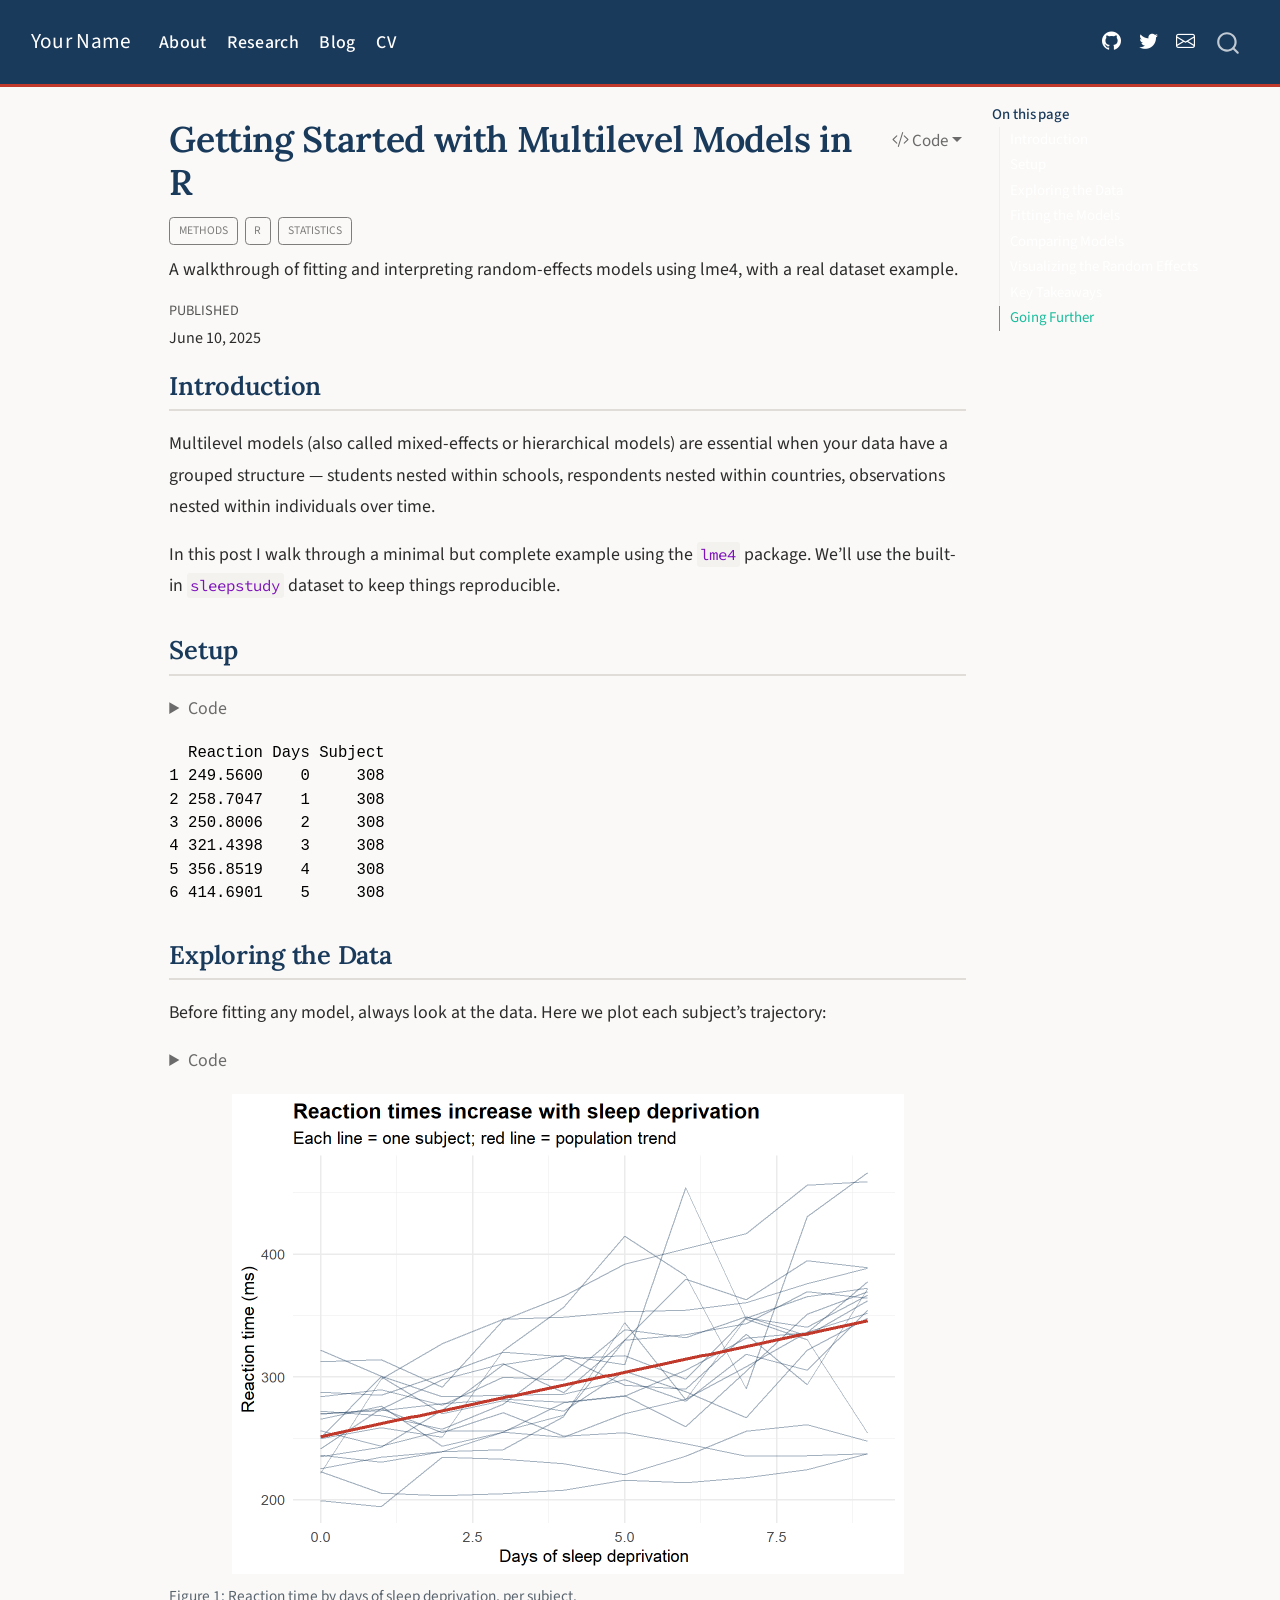
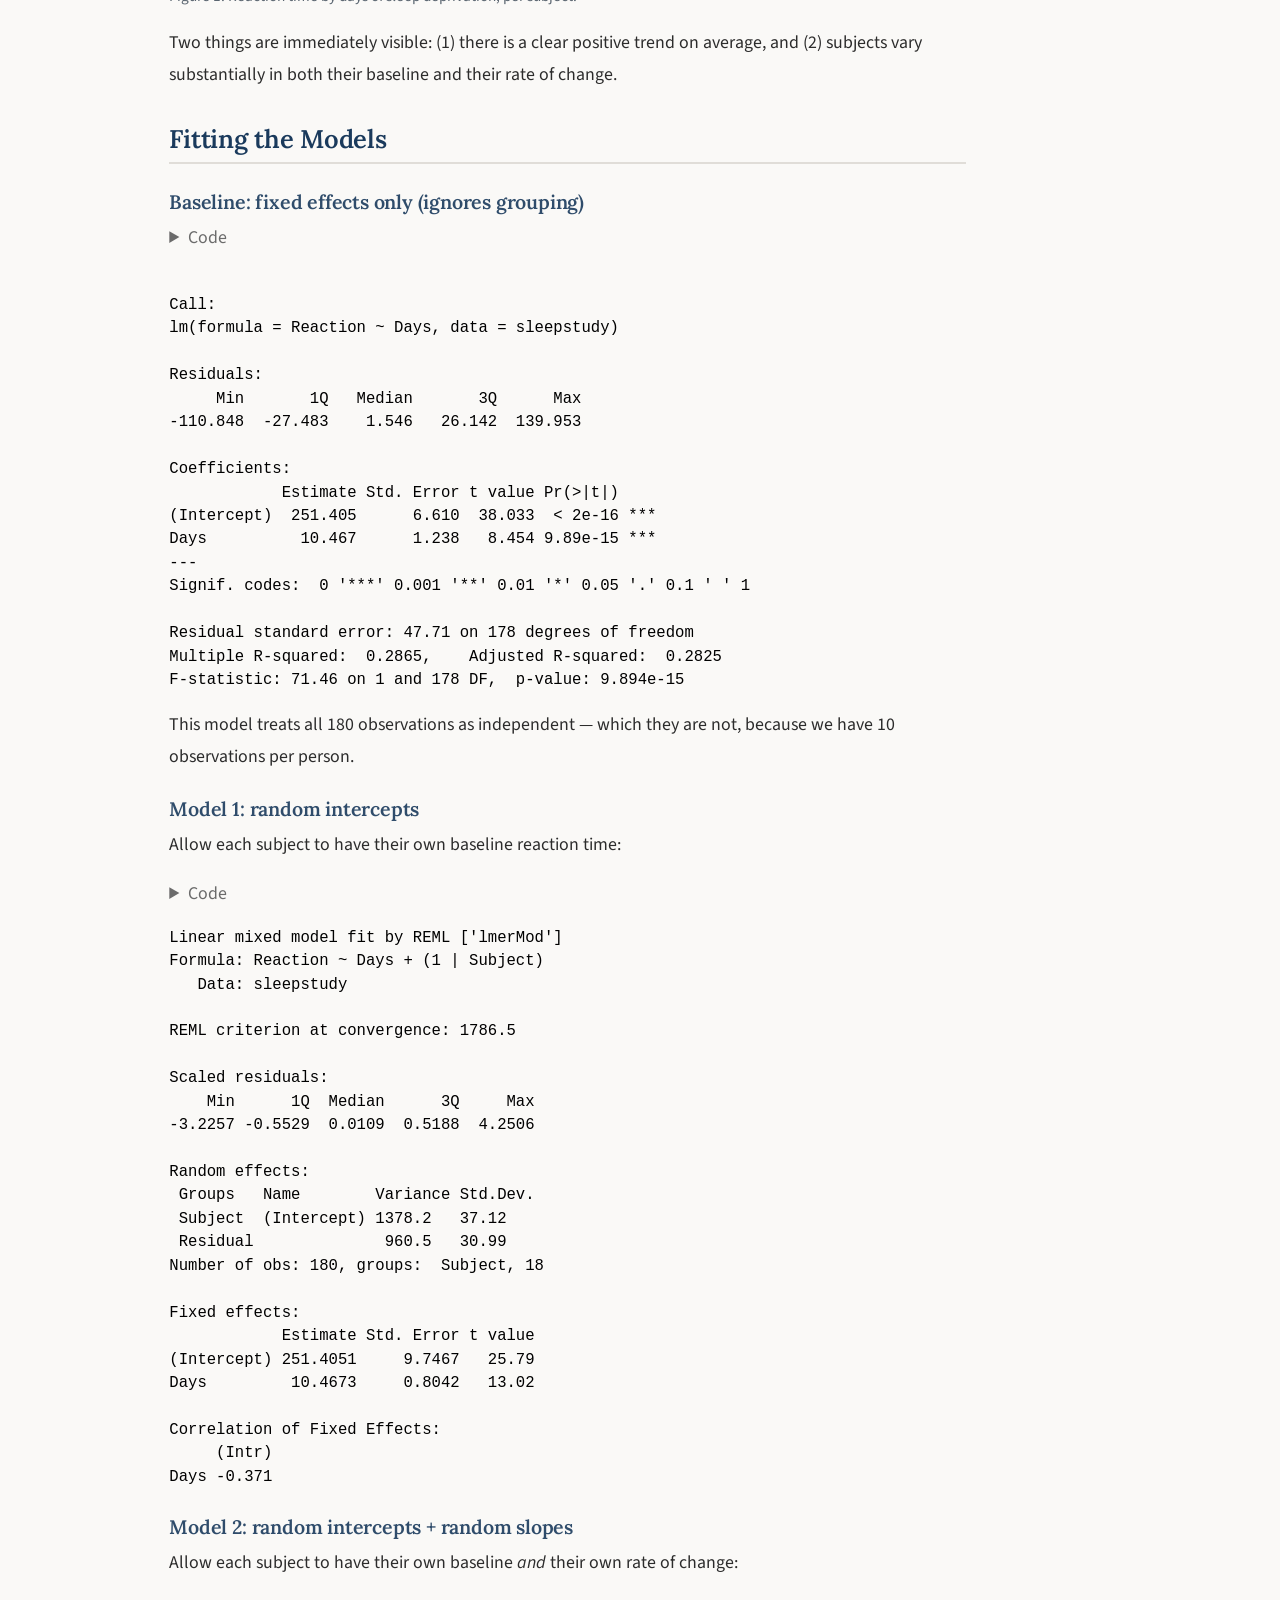
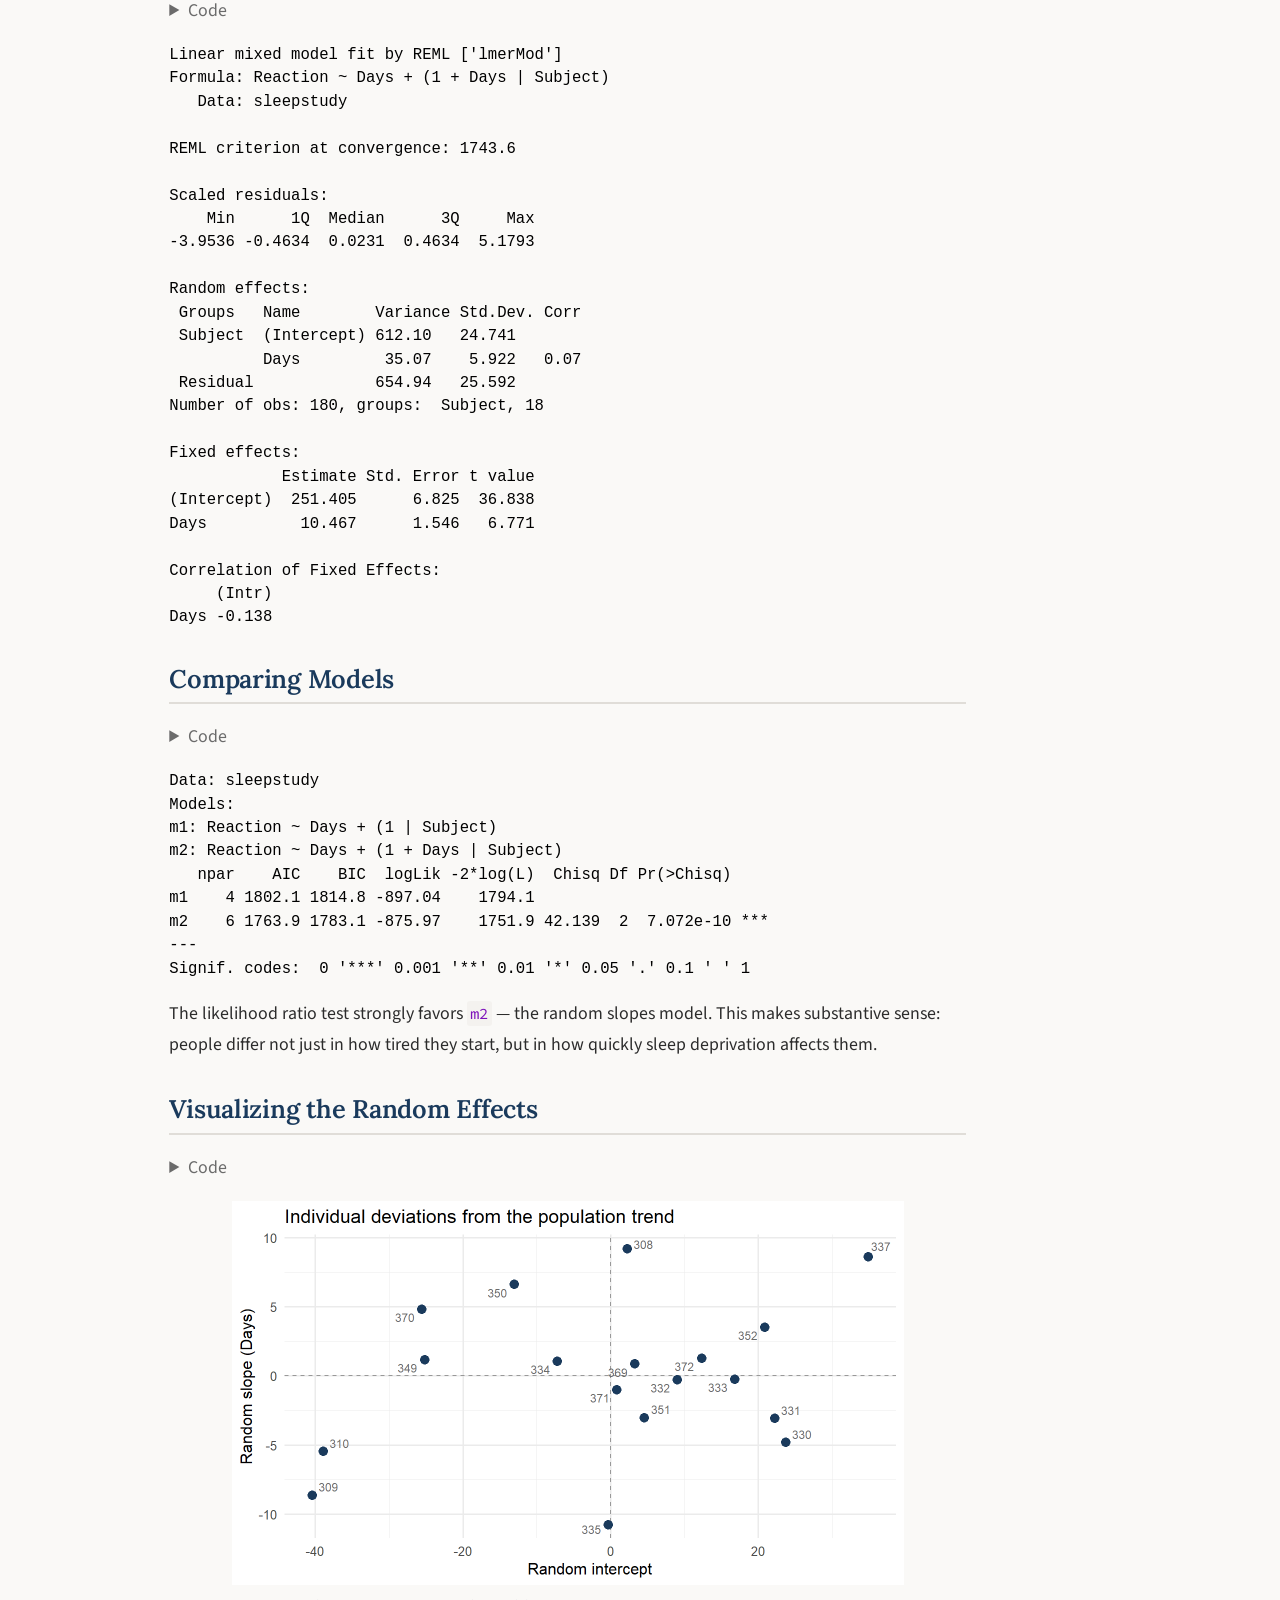
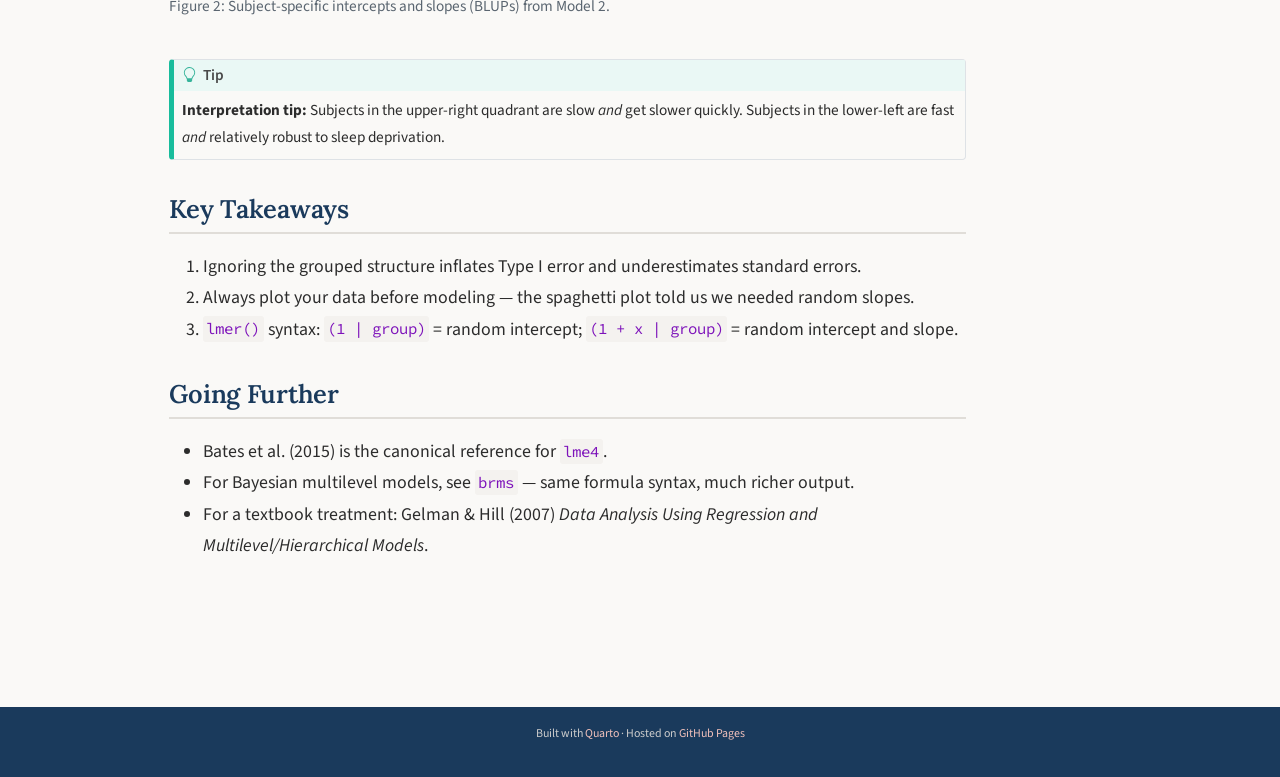
<file: docs/posts/example-r-post.html>
<!DOCTYPE html>
<html xmlns="http://www.w3.org/1999/xhtml" lang="en" xml:lang="en"><head>

<meta charset="utf-8">
<meta name="generator" content="quarto-1.7.22">

<meta name="viewport" content="width=device-width, initial-scale=1.0, user-scalable=yes">

<meta name="dcterms.date" content="2025-06-10">
<meta name="description" content="A walkthrough of fitting and interpreting random-effects models using lme4, with a real dataset example.">

<title>Getting Started with Multilevel Models in R – Your Name</title>
<style>
code{white-space: pre-wrap;}
span.smallcaps{font-variant: small-caps;}
div.columns{display: flex; gap: min(4vw, 1.5em);}
div.column{flex: auto; overflow-x: auto;}
div.hanging-indent{margin-left: 1.5em; text-indent: -1.5em;}
ul.task-list{list-style: none;}
ul.task-list li input[type="checkbox"] {
  width: 0.8em;
  margin: 0 0.8em 0.2em -1em; /* quarto-specific, see https://github.com/quarto-dev/quarto-cli/issues/4556 */ 
  vertical-align: middle;
}
/* CSS for syntax highlighting */
html { -webkit-text-size-adjust: 100%; }
pre > code.sourceCode { white-space: pre; position: relative; }
pre > code.sourceCode > span { display: inline-block; line-height: 1.25; }
pre > code.sourceCode > span:empty { height: 1.2em; }
.sourceCode { overflow: visible; }
code.sourceCode > span { color: inherit; text-decoration: inherit; }
div.sourceCode { margin: 1em 0; }
pre.sourceCode { margin: 0; }
@media screen {
div.sourceCode { overflow: auto; }
}
@media print {
pre > code.sourceCode { white-space: pre-wrap; }
pre > code.sourceCode > span { text-indent: -5em; padding-left: 5em; }
}
pre.numberSource code
  { counter-reset: source-line 0; }
pre.numberSource code > span
  { position: relative; left: -4em; counter-increment: source-line; }
pre.numberSource code > span > a:first-child::before
  { content: counter(source-line);
    position: relative; left: -1em; text-align: right; vertical-align: baseline;
    border: none; display: inline-block;
    -webkit-touch-callout: none; -webkit-user-select: none;
    -khtml-user-select: none; -moz-user-select: none;
    -ms-user-select: none; user-select: none;
    padding: 0 4px; width: 4em;
  }
pre.numberSource { margin-left: 3em;  padding-left: 4px; }
div.sourceCode
  {   }
@media screen {
pre > code.sourceCode > span > a:first-child::before { text-decoration: underline; }
}
</style>


<script src="../site_libs/quarto-nav/quarto-nav.js"></script>
<script src="../site_libs/quarto-nav/headroom.min.js"></script>
<script src="../site_libs/clipboard/clipboard.min.js"></script>
<script src="../site_libs/quarto-search/autocomplete.umd.js"></script>
<script src="../site_libs/quarto-search/fuse.min.js"></script>
<script src="../site_libs/quarto-search/quarto-search.js"></script>
<meta name="quarto:offset" content="../">
<link href="../favicon.ico" rel="icon">
<script src="../site_libs/quarto-html/quarto.js" type="module"></script>
<script src="../site_libs/quarto-html/tabsets/tabsets.js" type="module"></script>
<script src="../site_libs/quarto-html/popper.min.js"></script>
<script src="../site_libs/quarto-html/tippy.umd.min.js"></script>
<script src="../site_libs/quarto-html/anchor.min.js"></script>
<link href="../site_libs/quarto-html/tippy.css" rel="stylesheet">
<link href="../site_libs/quarto-html/quarto-syntax-highlighting-68bca3a50acd80feb0cb8c3c361c6f22.css" rel="stylesheet" id="quarto-text-highlighting-styles">
<script src="../site_libs/bootstrap/bootstrap.min.js"></script>
<link href="../site_libs/bootstrap/bootstrap-icons.css" rel="stylesheet">
<link href="../site_libs/bootstrap/bootstrap-bc3f02cb56843eb86e92d2665cf645d8.min.css" rel="stylesheet" append-hash="true" id="quarto-bootstrap" data-mode="light">
<script id="quarto-search-options" type="application/json">{
  "location": "navbar",
  "copy-button": false,
  "collapse-after": 3,
  "panel-placement": "end",
  "type": "overlay",
  "limit": 50,
  "keyboard-shortcut": [
    "f",
    "/",
    "s"
  ],
  "show-item-context": false,
  "language": {
    "search-no-results-text": "No results",
    "search-matching-documents-text": "matching documents",
    "search-copy-link-title": "Copy link to search",
    "search-hide-matches-text": "Hide additional matches",
    "search-more-match-text": "more match in this document",
    "search-more-matches-text": "more matches in this document",
    "search-clear-button-title": "Clear",
    "search-text-placeholder": "",
    "search-detached-cancel-button-title": "Cancel",
    "search-submit-button-title": "Submit",
    "search-label": "Search"
  }
}</script>


<link rel="stylesheet" href="../custom.scss">
</head>

<body class="nav-fixed quarto-light">

<div id="quarto-search-results"></div>
  <header id="quarto-header" class="headroom fixed-top">
    <nav class="navbar navbar-expand-lg " data-bs-theme="dark">
      <div class="navbar-container container-fluid">
      <div class="navbar-brand-container mx-auto">
    <a class="navbar-brand" href="../index.html">
    <span class="navbar-title">Your Name</span>
    </a>
  </div>
            <div id="quarto-search" class="" title="Search"></div>
          <button class="navbar-toggler" type="button" data-bs-toggle="collapse" data-bs-target="#navbarCollapse" aria-controls="navbarCollapse" role="menu" aria-expanded="false" aria-label="Toggle navigation" onclick="if (window.quartoToggleHeadroom) { window.quartoToggleHeadroom(); }">
  <span class="navbar-toggler-icon"></span>
</button>
          <div class="collapse navbar-collapse" id="navbarCollapse">
            <ul class="navbar-nav navbar-nav-scroll me-auto">
  <li class="nav-item">
    <a class="nav-link" href="../index.html"> 
<span class="menu-text">About</span></a>
  </li>  
  <li class="nav-item">
    <a class="nav-link" href="../research.html"> 
<span class="menu-text">Research</span></a>
  </li>  
  <li class="nav-item">
    <a class="nav-link" href="../posts/index.html"> 
<span class="menu-text">Blog</span></a>
  </li>  
  <li class="nav-item">
    <a class="nav-link" href="../cv.html"> 
<span class="menu-text">CV</span></a>
  </li>  
</ul>
            <ul class="navbar-nav navbar-nav-scroll ms-auto">
  <li class="nav-item compact">
    <a class="nav-link" href="https://github.com/yourusername"> <i class="bi bi-github" role="img">
</i> 
<span class="menu-text"></span></a>
  </li>  
  <li class="nav-item compact">
    <a class="nav-link" href="https://twitter.com/yourusername"> <i class="bi bi-twitter" role="img">
</i> 
<span class="menu-text"></span></a>
  </li>  
  <li class="nav-item compact">
    <a class="nav-link" href="mailto:you@institution.edu"> <i class="bi bi-envelope" role="img">
</i> 
<span class="menu-text"></span></a>
  </li>  
</ul>
          </div> <!-- /navcollapse -->
            <div class="quarto-navbar-tools">
</div>
      </div> <!-- /container-fluid -->
    </nav>
</header>
<!-- content -->
<div id="quarto-content" class="quarto-container page-columns page-rows-contents page-layout-article page-navbar">
<!-- sidebar -->
<!-- margin-sidebar -->
    <div id="quarto-margin-sidebar" class="sidebar margin-sidebar">
        <nav id="TOC" role="doc-toc" class="toc-active">
    <h2 id="toc-title">On this page</h2>
   
  <ul class="collapse">
  <li><a href="#introduction" id="toc-introduction" class="nav-link active" data-scroll-target="#introduction">Introduction</a></li>
  <li><a href="#setup" id="toc-setup" class="nav-link" data-scroll-target="#setup">Setup</a></li>
  <li><a href="#exploring-the-data" id="toc-exploring-the-data" class="nav-link" data-scroll-target="#exploring-the-data">Exploring the Data</a></li>
  <li><a href="#fitting-the-models" id="toc-fitting-the-models" class="nav-link" data-scroll-target="#fitting-the-models">Fitting the Models</a></li>
  <li><a href="#comparing-models" id="toc-comparing-models" class="nav-link" data-scroll-target="#comparing-models">Comparing Models</a></li>
  <li><a href="#visualizing-the-random-effects" id="toc-visualizing-the-random-effects" class="nav-link" data-scroll-target="#visualizing-the-random-effects">Visualizing the Random Effects</a></li>
  <li><a href="#key-takeaways" id="toc-key-takeaways" class="nav-link" data-scroll-target="#key-takeaways">Key Takeaways</a></li>
  <li><a href="#going-further" id="toc-going-further" class="nav-link" data-scroll-target="#going-further">Going Further</a></li>
  </ul>
</nav>
    </div>
<!-- main -->
<main class="content" id="quarto-document-content">

<header id="title-block-header" class="quarto-title-block default">
<div class="quarto-title">
<div class="quarto-title-block"><div><h1 class="title">Getting Started with Multilevel Models in R</h1><button type="button" class="btn code-tools-button dropdown-toggle" id="quarto-code-tools-menu" data-bs-toggle="dropdown" aria-expanded="false"><i class="bi"></i> Code</button><ul class="dropdown-menu dropdown-menu-end" aria-labelelledby="quarto-code-tools-menu"><li><a id="quarto-show-all-code" class="dropdown-item" href="javascript:void(0)" role="button">Show All Code</a></li><li><a id="quarto-hide-all-code" class="dropdown-item" href="javascript:void(0)" role="button">Hide All Code</a></li><li><hr class="dropdown-divider"></li><li><a id="quarto-view-source" class="dropdown-item" href="javascript:void(0)" role="button">View Source</a></li></ul></div></div>
  <div class="quarto-categories">
    <div class="quarto-category">methods</div>
    <div class="quarto-category">R</div>
    <div class="quarto-category">statistics</div>
  </div>
  </div>

<div>
  <div class="description">
    A walkthrough of fitting and interpreting random-effects models using lme4, with a real dataset example.
  </div>
</div>


<div class="quarto-title-meta">

    
    <div>
    <div class="quarto-title-meta-heading">Published</div>
    <div class="quarto-title-meta-contents">
      <p class="date">June 10, 2025</p>
    </div>
  </div>
  
    
  </div>
  


</header>


<section id="introduction" class="level2">
<h2 class="anchored" data-anchor-id="introduction">Introduction</h2>
<p>Multilevel models (also called mixed-effects or hierarchical models) are essential when your data have a grouped structure — students nested within schools, respondents nested within countries, observations nested within individuals over time.</p>
<p>In this post I walk through a minimal but complete example using the <code>lme4</code> package. We’ll use the built-in <code>sleepstudy</code> dataset to keep things reproducible.</p>
</section>
<section id="setup" class="level2">
<h2 class="anchored" data-anchor-id="setup">Setup</h2>
<div class="cell">
<details class="code-fold">
<summary>Code</summary>
<div class="sourceCode cell-code" id="cb1"><pre class="sourceCode r code-with-copy"><code class="sourceCode r"><span id="cb1-1"><a href="#cb1-1" aria-hidden="true" tabindex="-1"></a><span class="fu">library</span>(lme4)</span>
<span id="cb1-2"><a href="#cb1-2" aria-hidden="true" tabindex="-1"></a><span class="fu">library</span>(ggplot2)</span>
<span id="cb1-3"><a href="#cb1-3" aria-hidden="true" tabindex="-1"></a><span class="fu">library</span>(dplyr)</span>
<span id="cb1-4"><a href="#cb1-4" aria-hidden="true" tabindex="-1"></a></span>
<span id="cb1-5"><a href="#cb1-5" aria-hidden="true" tabindex="-1"></a><span class="co"># The sleepstudy dataset:</span></span>
<span id="cb1-6"><a href="#cb1-6" aria-hidden="true" tabindex="-1"></a><span class="co"># Reaction times (ms) of 18 subjects over 10 days of sleep deprivation</span></span>
<span id="cb1-7"><a href="#cb1-7" aria-hidden="true" tabindex="-1"></a><span class="fu">head</span>(sleepstudy)</span></code><button title="Copy to Clipboard" class="code-copy-button"><i class="bi"></i></button></pre></div>
</details>
<div class="cell-output cell-output-stdout">
<pre><code>  Reaction Days Subject
1 249.5600    0     308
2 258.7047    1     308
3 250.8006    2     308
4 321.4398    3     308
5 356.8519    4     308
6 414.6901    5     308</code></pre>
</div>
</div>
</section>
<section id="exploring-the-data" class="level2">
<h2 class="anchored" data-anchor-id="exploring-the-data">Exploring the Data</h2>
<p>Before fitting any model, always look at the data. Here we plot each subject’s trajectory:</p>
<div class="cell">
<details class="code-fold">
<summary>Code</summary>
<div class="sourceCode cell-code" id="cb3"><pre class="sourceCode r code-with-copy"><code class="sourceCode r"><span id="cb3-1"><a href="#cb3-1" aria-hidden="true" tabindex="-1"></a><span class="fu">ggplot</span>(sleepstudy, <span class="fu">aes</span>(<span class="at">x =</span> Days, <span class="at">y =</span> Reaction, <span class="at">group =</span> Subject)) <span class="sc">+</span></span>
<span id="cb3-2"><a href="#cb3-2" aria-hidden="true" tabindex="-1"></a>  <span class="fu">geom_line</span>(<span class="at">alpha =</span> <span class="fl">0.4</span>, <span class="at">color =</span> <span class="st">"#1a3a5c"</span>) <span class="sc">+</span></span>
<span id="cb3-3"><a href="#cb3-3" aria-hidden="true" tabindex="-1"></a>  <span class="fu">geom_smooth</span>(<span class="fu">aes</span>(<span class="at">group =</span> <span class="dv">1</span>), <span class="at">method =</span> <span class="st">"lm"</span>, <span class="at">se =</span> <span class="cn">FALSE</span>,</span>
<span id="cb3-4"><a href="#cb3-4" aria-hidden="true" tabindex="-1"></a>              <span class="at">color =</span> <span class="st">"#c0392b"</span>, <span class="at">linewidth =</span> <span class="fl">1.2</span>) <span class="sc">+</span></span>
<span id="cb3-5"><a href="#cb3-5" aria-hidden="true" tabindex="-1"></a>  <span class="fu">labs</span>(</span>
<span id="cb3-6"><a href="#cb3-6" aria-hidden="true" tabindex="-1"></a>    <span class="at">x =</span> <span class="st">"Days of sleep deprivation"</span>,</span>
<span id="cb3-7"><a href="#cb3-7" aria-hidden="true" tabindex="-1"></a>    <span class="at">y =</span> <span class="st">"Reaction time (ms)"</span>,</span>
<span id="cb3-8"><a href="#cb3-8" aria-hidden="true" tabindex="-1"></a>    <span class="at">title =</span> <span class="st">"Reaction times increase with sleep deprivation"</span>,</span>
<span id="cb3-9"><a href="#cb3-9" aria-hidden="true" tabindex="-1"></a>    <span class="at">subtitle =</span> <span class="st">"Each line = one subject; red line = population trend"</span></span>
<span id="cb3-10"><a href="#cb3-10" aria-hidden="true" tabindex="-1"></a>  ) <span class="sc">+</span></span>
<span id="cb3-11"><a href="#cb3-11" aria-hidden="true" tabindex="-1"></a>  <span class="fu">theme_minimal</span>(<span class="at">base_size =</span> <span class="dv">13</span>) <span class="sc">+</span></span>
<span id="cb3-12"><a href="#cb3-12" aria-hidden="true" tabindex="-1"></a>  <span class="fu">theme</span>(<span class="at">plot.title =</span> <span class="fu">element_text</span>(<span class="at">face =</span> <span class="st">"bold"</span>))</span></code><button title="Copy to Clipboard" class="code-copy-button"><i class="bi"></i></button></pre></div>
</details>
<div class="cell-output-display">
<div id="fig-spaghetti" class="quarto-float quarto-figure quarto-figure-center anchored">
<figure class="quarto-float quarto-float-fig figure">
<div aria-describedby="fig-spaghetti-caption-0ceaefa1-69ba-4598-a22c-09a6ac19f8ca">
<img src="example-r-post_files/figure-html/fig-spaghetti-1.png" class="img-fluid figure-img" width="672">
</div>
<figcaption class="quarto-float-caption-bottom quarto-float-caption quarto-float-fig" id="fig-spaghetti-caption-0ceaefa1-69ba-4598-a22c-09a6ac19f8ca">
Figure&nbsp;1: Reaction time by days of sleep deprivation, per subject.
</figcaption>
</figure>
</div>
</div>
</div>
<p>Two things are immediately visible: (1) there is a clear positive trend on average, and (2) subjects vary substantially in both their baseline and their rate of change.</p>
</section>
<section id="fitting-the-models" class="level2">
<h2 class="anchored" data-anchor-id="fitting-the-models">Fitting the Models</h2>
<section id="baseline-fixed-effects-only-ignores-grouping" class="level3">
<h3 class="anchored" data-anchor-id="baseline-fixed-effects-only-ignores-grouping">Baseline: fixed effects only (ignores grouping)</h3>
<div class="cell">
<details class="code-fold">
<summary>Code</summary>
<div class="sourceCode cell-code" id="cb4"><pre class="sourceCode r code-with-copy"><code class="sourceCode r"><span id="cb4-1"><a href="#cb4-1" aria-hidden="true" tabindex="-1"></a>m0 <span class="ot">&lt;-</span> <span class="fu">lm</span>(Reaction <span class="sc">~</span> Days, <span class="at">data =</span> sleepstudy)</span>
<span id="cb4-2"><a href="#cb4-2" aria-hidden="true" tabindex="-1"></a><span class="fu">summary</span>(m0)</span></code><button title="Copy to Clipboard" class="code-copy-button"><i class="bi"></i></button></pre></div>
</details>
<div class="cell-output cell-output-stdout">
<pre><code>
Call:
lm(formula = Reaction ~ Days, data = sleepstudy)

Residuals:
     Min       1Q   Median       3Q      Max 
-110.848  -27.483    1.546   26.142  139.953 

Coefficients:
            Estimate Std. Error t value Pr(&gt;|t|)    
(Intercept)  251.405      6.610  38.033  &lt; 2e-16 ***
Days          10.467      1.238   8.454 9.89e-15 ***
---
Signif. codes:  0 '***' 0.001 '**' 0.01 '*' 0.05 '.' 0.1 ' ' 1

Residual standard error: 47.71 on 178 degrees of freedom
Multiple R-squared:  0.2865,    Adjusted R-squared:  0.2825 
F-statistic: 71.46 on 1 and 178 DF,  p-value: 9.894e-15</code></pre>
</div>
</div>
<p>This model treats all 180 observations as independent — which they are not, because we have 10 observations per person.</p>
</section>
<section id="model-1-random-intercepts" class="level3">
<h3 class="anchored" data-anchor-id="model-1-random-intercepts">Model 1: random intercepts</h3>
<p>Allow each subject to have their own baseline reaction time:</p>
<div class="cell">
<details class="code-fold">
<summary>Code</summary>
<div class="sourceCode cell-code" id="cb6"><pre class="sourceCode r code-with-copy"><code class="sourceCode r"><span id="cb6-1"><a href="#cb6-1" aria-hidden="true" tabindex="-1"></a>m1 <span class="ot">&lt;-</span> <span class="fu">lmer</span>(Reaction <span class="sc">~</span> Days <span class="sc">+</span> (<span class="dv">1</span> <span class="sc">|</span> Subject), <span class="at">data =</span> sleepstudy)</span>
<span id="cb6-2"><a href="#cb6-2" aria-hidden="true" tabindex="-1"></a><span class="fu">summary</span>(m1)</span></code><button title="Copy to Clipboard" class="code-copy-button"><i class="bi"></i></button></pre></div>
</details>
<div class="cell-output cell-output-stdout">
<pre><code>Linear mixed model fit by REML ['lmerMod']
Formula: Reaction ~ Days + (1 | Subject)
   Data: sleepstudy

REML criterion at convergence: 1786.5

Scaled residuals: 
    Min      1Q  Median      3Q     Max 
-3.2257 -0.5529  0.0109  0.5188  4.2506 

Random effects:
 Groups   Name        Variance Std.Dev.
 Subject  (Intercept) 1378.2   37.12   
 Residual              960.5   30.99   
Number of obs: 180, groups:  Subject, 18

Fixed effects:
            Estimate Std. Error t value
(Intercept) 251.4051     9.7467   25.79
Days         10.4673     0.8042   13.02

Correlation of Fixed Effects:
     (Intr)
Days -0.371</code></pre>
</div>
</div>
</section>
<section id="model-2-random-intercepts-random-slopes" class="level3">
<h3 class="anchored" data-anchor-id="model-2-random-intercepts-random-slopes">Model 2: random intercepts + random slopes</h3>
<p>Allow each subject to have their own baseline <em>and</em> their own rate of change:</p>
<div class="cell">
<details class="code-fold">
<summary>Code</summary>
<div class="sourceCode cell-code" id="cb8"><pre class="sourceCode r code-with-copy"><code class="sourceCode r"><span id="cb8-1"><a href="#cb8-1" aria-hidden="true" tabindex="-1"></a>m2 <span class="ot">&lt;-</span> <span class="fu">lmer</span>(Reaction <span class="sc">~</span> Days <span class="sc">+</span> (<span class="dv">1</span> <span class="sc">+</span> Days <span class="sc">|</span> Subject), <span class="at">data =</span> sleepstudy)</span>
<span id="cb8-2"><a href="#cb8-2" aria-hidden="true" tabindex="-1"></a><span class="fu">summary</span>(m2)</span></code><button title="Copy to Clipboard" class="code-copy-button"><i class="bi"></i></button></pre></div>
</details>
<div class="cell-output cell-output-stdout">
<pre><code>Linear mixed model fit by REML ['lmerMod']
Formula: Reaction ~ Days + (1 + Days | Subject)
   Data: sleepstudy

REML criterion at convergence: 1743.6

Scaled residuals: 
    Min      1Q  Median      3Q     Max 
-3.9536 -0.4634  0.0231  0.4634  5.1793 

Random effects:
 Groups   Name        Variance Std.Dev. Corr
 Subject  (Intercept) 612.10   24.741       
          Days         35.07    5.922   0.07
 Residual             654.94   25.592       
Number of obs: 180, groups:  Subject, 18

Fixed effects:
            Estimate Std. Error t value
(Intercept)  251.405      6.825  36.838
Days          10.467      1.546   6.771

Correlation of Fixed Effects:
     (Intr)
Days -0.138</code></pre>
</div>
</div>
</section>
</section>
<section id="comparing-models" class="level2">
<h2 class="anchored" data-anchor-id="comparing-models">Comparing Models</h2>
<div class="cell">
<details class="code-fold">
<summary>Code</summary>
<div class="sourceCode cell-code" id="cb10"><pre class="sourceCode r code-with-copy"><code class="sourceCode r"><span id="cb10-1"><a href="#cb10-1" aria-hidden="true" tabindex="-1"></a><span class="fu">anova</span>(m1, m2)</span></code><button title="Copy to Clipboard" class="code-copy-button"><i class="bi"></i></button></pre></div>
</details>
<div class="cell-output cell-output-stdout">
<pre><code>Data: sleepstudy
Models:
m1: Reaction ~ Days + (1 | Subject)
m2: Reaction ~ Days + (1 + Days | Subject)
   npar    AIC    BIC  logLik -2*log(L)  Chisq Df Pr(&gt;Chisq)    
m1    4 1802.1 1814.8 -897.04    1794.1                         
m2    6 1763.9 1783.1 -875.97    1751.9 42.139  2  7.072e-10 ***
---
Signif. codes:  0 '***' 0.001 '**' 0.01 '*' 0.05 '.' 0.1 ' ' 1</code></pre>
</div>
</div>
<p>The likelihood ratio test strongly favors <code>m2</code> — the random slopes model. This makes substantive sense: people differ not just in how tired they start, but in how quickly sleep deprivation affects them.</p>
</section>
<section id="visualizing-the-random-effects" class="level2">
<h2 class="anchored" data-anchor-id="visualizing-the-random-effects">Visualizing the Random Effects</h2>
<div class="cell">
<details class="code-fold">
<summary>Code</summary>
<div class="sourceCode cell-code" id="cb12"><pre class="sourceCode r code-with-copy"><code class="sourceCode r"><span id="cb12-1"><a href="#cb12-1" aria-hidden="true" tabindex="-1"></a>ranef_df <span class="ot">&lt;-</span> <span class="fu">as.data.frame</span>(<span class="fu">ranef</span>(m2)<span class="sc">$</span>Subject)</span>
<span id="cb12-2"><a href="#cb12-2" aria-hidden="true" tabindex="-1"></a>ranef_df<span class="sc">$</span>Subject <span class="ot">&lt;-</span> <span class="fu">rownames</span>(ranef_df)</span>
<span id="cb12-3"><a href="#cb12-3" aria-hidden="true" tabindex="-1"></a><span class="fu">names</span>(ranef_df)[<span class="dv">1</span><span class="sc">:</span><span class="dv">2</span>] <span class="ot">&lt;-</span> <span class="fu">c</span>(<span class="st">"Intercept"</span>, <span class="st">"Slope"</span>)</span>
<span id="cb12-4"><a href="#cb12-4" aria-hidden="true" tabindex="-1"></a></span>
<span id="cb12-5"><a href="#cb12-5" aria-hidden="true" tabindex="-1"></a><span class="fu">ggplot</span>(ranef_df, <span class="fu">aes</span>(<span class="at">x =</span> Intercept, <span class="at">y =</span> Slope, <span class="at">label =</span> Subject)) <span class="sc">+</span></span>
<span id="cb12-6"><a href="#cb12-6" aria-hidden="true" tabindex="-1"></a>  <span class="fu">geom_hline</span>(<span class="at">yintercept =</span> <span class="dv">0</span>, <span class="at">linetype =</span> <span class="st">"dashed"</span>, <span class="at">color =</span> <span class="st">"grey60"</span>) <span class="sc">+</span></span>
<span id="cb12-7"><a href="#cb12-7" aria-hidden="true" tabindex="-1"></a>  <span class="fu">geom_vline</span>(<span class="at">xintercept =</span> <span class="dv">0</span>, <span class="at">linetype =</span> <span class="st">"dashed"</span>, <span class="at">color =</span> <span class="st">"grey60"</span>) <span class="sc">+</span></span>
<span id="cb12-8"><a href="#cb12-8" aria-hidden="true" tabindex="-1"></a>  <span class="fu">geom_point</span>(<span class="at">color =</span> <span class="st">"#1a3a5c"</span>, <span class="at">size =</span> <span class="dv">3</span>) <span class="sc">+</span></span>
<span id="cb12-9"><a href="#cb12-9" aria-hidden="true" tabindex="-1"></a>  ggrepel<span class="sc">::</span><span class="fu">geom_text_repel</span>(<span class="at">size =</span> <span class="dv">3</span>, <span class="at">color =</span> <span class="st">"#6b6b6b"</span>) <span class="sc">+</span></span>
<span id="cb12-10"><a href="#cb12-10" aria-hidden="true" tabindex="-1"></a>  <span class="fu">labs</span>(</span>
<span id="cb12-11"><a href="#cb12-11" aria-hidden="true" tabindex="-1"></a>    <span class="at">x =</span> <span class="st">"Random intercept"</span>,</span>
<span id="cb12-12"><a href="#cb12-12" aria-hidden="true" tabindex="-1"></a>    <span class="at">y =</span> <span class="st">"Random slope (Days)"</span>,</span>
<span id="cb12-13"><a href="#cb12-13" aria-hidden="true" tabindex="-1"></a>    <span class="at">title =</span> <span class="st">"Individual deviations from the population trend"</span></span>
<span id="cb12-14"><a href="#cb12-14" aria-hidden="true" tabindex="-1"></a>  ) <span class="sc">+</span></span>
<span id="cb12-15"><a href="#cb12-15" aria-hidden="true" tabindex="-1"></a>  <span class="fu">theme_minimal</span>(<span class="at">base_size =</span> <span class="dv">12</span>)</span></code><button title="Copy to Clipboard" class="code-copy-button"><i class="bi"></i></button></pre></div>
</details>
<div class="cell-output-display">
<div id="fig-ranef" class="quarto-float quarto-figure quarto-figure-center anchored">
<figure class="quarto-float quarto-float-fig figure">
<div aria-describedby="fig-ranef-caption-0ceaefa1-69ba-4598-a22c-09a6ac19f8ca">
<img src="example-r-post_files/figure-html/fig-ranef-1.png" class="img-fluid figure-img" width="672">
</div>
<figcaption class="quarto-float-caption-bottom quarto-float-caption quarto-float-fig" id="fig-ranef-caption-0ceaefa1-69ba-4598-a22c-09a6ac19f8ca">
Figure&nbsp;2: Subject-specific intercepts and slopes (BLUPs) from Model 2.
</figcaption>
</figure>
</div>
</div>
</div>
<div class="callout callout-style-default callout-tip callout-titled">
<div class="callout-header d-flex align-content-center">
<div class="callout-icon-container">
<i class="callout-icon"></i>
</div>
<div class="callout-title-container flex-fill">
Tip
</div>
</div>
<div class="callout-body-container callout-body">
<p><strong>Interpretation tip:</strong> Subjects in the upper-right quadrant are slow <em>and</em> get slower quickly. Subjects in the lower-left are fast <em>and</em> relatively robust to sleep deprivation.</p>
</div>
</div>
</section>
<section id="key-takeaways" class="level2">
<h2 class="anchored" data-anchor-id="key-takeaways">Key Takeaways</h2>
<ol type="1">
<li>Ignoring the grouped structure inflates Type I error and underestimates standard errors.</li>
<li>Always plot your data before modeling — the spaghetti plot told us we needed random slopes.</li>
<li><code>lmer()</code> syntax: <code>(1 | group)</code> = random intercept; <code>(1 + x | group)</code> = random intercept and slope.</li>
</ol>
</section>
<section id="going-further" class="level2">
<h2 class="anchored" data-anchor-id="going-further">Going Further</h2>
<ul>
<li>Bates et al.&nbsp;(2015) is the canonical reference for <code>lme4</code>.</li>
<li>For Bayesian multilevel models, see <code>brms</code> — same formula syntax, much richer output.</li>
<li>For a textbook treatment: Gelman &amp; Hill (2007) <em>Data Analysis Using Regression and Multilevel/Hierarchical Models</em>.</li>
</ul>


<!-- -->

</section>

</main> <!-- /main -->
<script id="quarto-html-after-body" type="application/javascript">
  window.document.addEventListener("DOMContentLoaded", function (event) {
    const icon = "";
    const anchorJS = new window.AnchorJS();
    anchorJS.options = {
      placement: 'right',
      icon: icon
    };
    anchorJS.add('.anchored');
    const isCodeAnnotation = (el) => {
      for (const clz of el.classList) {
        if (clz.startsWith('code-annotation-')) {                     
          return true;
        }
      }
      return false;
    }
    const onCopySuccess = function(e) {
      // button target
      const button = e.trigger;
      // don't keep focus
      button.blur();
      // flash "checked"
      button.classList.add('code-copy-button-checked');
      var currentTitle = button.getAttribute("title");
      button.setAttribute("title", "Copied!");
      let tooltip;
      if (window.bootstrap) {
        button.setAttribute("data-bs-toggle", "tooltip");
        button.setAttribute("data-bs-placement", "left");
        button.setAttribute("data-bs-title", "Copied!");
        tooltip = new bootstrap.Tooltip(button, 
          { trigger: "manual", 
            customClass: "code-copy-button-tooltip",
            offset: [0, -8]});
        tooltip.show();    
      }
      setTimeout(function() {
        if (tooltip) {
          tooltip.hide();
          button.removeAttribute("data-bs-title");
          button.removeAttribute("data-bs-toggle");
          button.removeAttribute("data-bs-placement");
        }
        button.setAttribute("title", currentTitle);
        button.classList.remove('code-copy-button-checked');
      }, 1000);
      // clear code selection
      e.clearSelection();
    }
    const getTextToCopy = function(trigger) {
        const codeEl = trigger.previousElementSibling.cloneNode(true);
        for (const childEl of codeEl.children) {
          if (isCodeAnnotation(childEl)) {
            childEl.remove();
          }
        }
        return codeEl.innerText;
    }
    const clipboard = new window.ClipboardJS('.code-copy-button:not([data-in-quarto-modal])', {
      text: getTextToCopy
    });
    clipboard.on('success', onCopySuccess);
    if (window.document.getElementById('quarto-embedded-source-code-modal')) {
      const clipboardModal = new window.ClipboardJS('.code-copy-button[data-in-quarto-modal]', {
        text: getTextToCopy,
        container: window.document.getElementById('quarto-embedded-source-code-modal')
      });
      clipboardModal.on('success', onCopySuccess);
    }
    const viewSource = window.document.getElementById('quarto-view-source') ||
                       window.document.getElementById('quarto-code-tools-source');
    if (viewSource) {
      const sourceUrl = viewSource.getAttribute("data-quarto-source-url");
      viewSource.addEventListener("click", function(e) {
        if (sourceUrl) {
          // rstudio viewer pane
          if (/\bcapabilities=\b/.test(window.location)) {
            window.open(sourceUrl);
          } else {
            window.location.href = sourceUrl;
          }
        } else {
          const modal = new bootstrap.Modal(document.getElementById('quarto-embedded-source-code-modal'));
          modal.show();
        }
        return false;
      });
    }
    function toggleCodeHandler(show) {
      return function(e) {
        const detailsSrc = window.document.querySelectorAll(".cell > details > .sourceCode");
        for (let i=0; i<detailsSrc.length; i++) {
          const details = detailsSrc[i].parentElement;
          if (show) {
            details.open = true;
          } else {
            details.removeAttribute("open");
          }
        }
        const cellCodeDivs = window.document.querySelectorAll(".cell > .sourceCode");
        const fromCls = show ? "hidden" : "unhidden";
        const toCls = show ? "unhidden" : "hidden";
        for (let i=0; i<cellCodeDivs.length; i++) {
          const codeDiv = cellCodeDivs[i];
          if (codeDiv.classList.contains(fromCls)) {
            codeDiv.classList.remove(fromCls);
            codeDiv.classList.add(toCls);
          } 
        }
        return false;
      }
    }
    const hideAllCode = window.document.getElementById("quarto-hide-all-code");
    if (hideAllCode) {
      hideAllCode.addEventListener("click", toggleCodeHandler(false));
    }
    const showAllCode = window.document.getElementById("quarto-show-all-code");
    if (showAllCode) {
      showAllCode.addEventListener("click", toggleCodeHandler(true));
    }
      var localhostRegex = new RegExp(/^(?:http|https):\/\/localhost\:?[0-9]*\//);
      var mailtoRegex = new RegExp(/^mailto:/);
        var filterRegex = new RegExp('/' + window.location.host + '/');
      var isInternal = (href) => {
          return filterRegex.test(href) || localhostRegex.test(href) || mailtoRegex.test(href);
      }
      // Inspect non-navigation links and adorn them if external
     var links = window.document.querySelectorAll('a[href]:not(.nav-link):not(.navbar-brand):not(.toc-action):not(.sidebar-link):not(.sidebar-item-toggle):not(.pagination-link):not(.no-external):not([aria-hidden]):not(.dropdown-item):not(.quarto-navigation-tool):not(.about-link)');
      for (var i=0; i<links.length; i++) {
        const link = links[i];
        if (!isInternal(link.href)) {
          // undo the damage that might have been done by quarto-nav.js in the case of
          // links that we want to consider external
          if (link.dataset.originalHref !== undefined) {
            link.href = link.dataset.originalHref;
          }
        }
      }
    function tippyHover(el, contentFn, onTriggerFn, onUntriggerFn) {
      const config = {
        allowHTML: true,
        maxWidth: 500,
        delay: 100,
        arrow: false,
        appendTo: function(el) {
            return el.parentElement;
        },
        interactive: true,
        interactiveBorder: 10,
        theme: 'quarto',
        placement: 'bottom-start',
      };
      if (contentFn) {
        config.content = contentFn;
      }
      if (onTriggerFn) {
        config.onTrigger = onTriggerFn;
      }
      if (onUntriggerFn) {
        config.onUntrigger = onUntriggerFn;
      }
      window.tippy(el, config); 
    }
    const noterefs = window.document.querySelectorAll('a[role="doc-noteref"]');
    for (var i=0; i<noterefs.length; i++) {
      const ref = noterefs[i];
      tippyHover(ref, function() {
        // use id or data attribute instead here
        let href = ref.getAttribute('data-footnote-href') || ref.getAttribute('href');
        try { href = new URL(href).hash; } catch {}
        const id = href.replace(/^#\/?/, "");
        const note = window.document.getElementById(id);
        if (note) {
          return note.innerHTML;
        } else {
          return "";
        }
      });
    }
    const xrefs = window.document.querySelectorAll('a.quarto-xref');
    const processXRef = (id, note) => {
      // Strip column container classes
      const stripColumnClz = (el) => {
        el.classList.remove("page-full", "page-columns");
        if (el.children) {
          for (const child of el.children) {
            stripColumnClz(child);
          }
        }
      }
      stripColumnClz(note)
      if (id === null || id.startsWith('sec-')) {
        // Special case sections, only their first couple elements
        const container = document.createElement("div");
        if (note.children && note.children.length > 2) {
          container.appendChild(note.children[0].cloneNode(true));
          for (let i = 1; i < note.children.length; i++) {
            const child = note.children[i];
            if (child.tagName === "P" && child.innerText === "") {
              continue;
            } else {
              container.appendChild(child.cloneNode(true));
              break;
            }
          }
          if (window.Quarto?.typesetMath) {
            window.Quarto.typesetMath(container);
          }
          return container.innerHTML
        } else {
          if (window.Quarto?.typesetMath) {
            window.Quarto.typesetMath(note);
          }
          return note.innerHTML;
        }
      } else {
        // Remove any anchor links if they are present
        const anchorLink = note.querySelector('a.anchorjs-link');
        if (anchorLink) {
          anchorLink.remove();
        }
        if (window.Quarto?.typesetMath) {
          window.Quarto.typesetMath(note);
        }
        if (note.classList.contains("callout")) {
          return note.outerHTML;
        } else {
          return note.innerHTML;
        }
      }
    }
    for (var i=0; i<xrefs.length; i++) {
      const xref = xrefs[i];
      tippyHover(xref, undefined, function(instance) {
        instance.disable();
        let url = xref.getAttribute('href');
        let hash = undefined; 
        if (url.startsWith('#')) {
          hash = url;
        } else {
          try { hash = new URL(url).hash; } catch {}
        }
        if (hash) {
          const id = hash.replace(/^#\/?/, "");
          const note = window.document.getElementById(id);
          if (note !== null) {
            try {
              const html = processXRef(id, note.cloneNode(true));
              instance.setContent(html);
            } finally {
              instance.enable();
              instance.show();
            }
          } else {
            // See if we can fetch this
            fetch(url.split('#')[0])
            .then(res => res.text())
            .then(html => {
              const parser = new DOMParser();
              const htmlDoc = parser.parseFromString(html, "text/html");
              const note = htmlDoc.getElementById(id);
              if (note !== null) {
                const html = processXRef(id, note);
                instance.setContent(html);
              } 
            }).finally(() => {
              instance.enable();
              instance.show();
            });
          }
        } else {
          // See if we can fetch a full url (with no hash to target)
          // This is a special case and we should probably do some content thinning / targeting
          fetch(url)
          .then(res => res.text())
          .then(html => {
            const parser = new DOMParser();
            const htmlDoc = parser.parseFromString(html, "text/html");
            const note = htmlDoc.querySelector('main.content');
            if (note !== null) {
              // This should only happen for chapter cross references
              // (since there is no id in the URL)
              // remove the first header
              if (note.children.length > 0 && note.children[0].tagName === "HEADER") {
                note.children[0].remove();
              }
              const html = processXRef(null, note);
              instance.setContent(html);
            } 
          }).finally(() => {
            instance.enable();
            instance.show();
          });
        }
      }, function(instance) {
      });
    }
        let selectedAnnoteEl;
        const selectorForAnnotation = ( cell, annotation) => {
          let cellAttr = 'data-code-cell="' + cell + '"';
          let lineAttr = 'data-code-annotation="' +  annotation + '"';
          const selector = 'span[' + cellAttr + '][' + lineAttr + ']';
          return selector;
        }
        const selectCodeLines = (annoteEl) => {
          const doc = window.document;
          const targetCell = annoteEl.getAttribute("data-target-cell");
          const targetAnnotation = annoteEl.getAttribute("data-target-annotation");
          const annoteSpan = window.document.querySelector(selectorForAnnotation(targetCell, targetAnnotation));
          const lines = annoteSpan.getAttribute("data-code-lines").split(",");
          const lineIds = lines.map((line) => {
            return targetCell + "-" + line;
          })
          let top = null;
          let height = null;
          let parent = null;
          if (lineIds.length > 0) {
              //compute the position of the single el (top and bottom and make a div)
              const el = window.document.getElementById(lineIds[0]);
              top = el.offsetTop;
              height = el.offsetHeight;
              parent = el.parentElement.parentElement;
            if (lineIds.length > 1) {
              const lastEl = window.document.getElementById(lineIds[lineIds.length - 1]);
              const bottom = lastEl.offsetTop + lastEl.offsetHeight;
              height = bottom - top;
            }
            if (top !== null && height !== null && parent !== null) {
              // cook up a div (if necessary) and position it 
              let div = window.document.getElementById("code-annotation-line-highlight");
              if (div === null) {
                div = window.document.createElement("div");
                div.setAttribute("id", "code-annotation-line-highlight");
                div.style.position = 'absolute';
                parent.appendChild(div);
              }
              div.style.top = top - 2 + "px";
              div.style.height = height + 4 + "px";
              div.style.left = 0;
              let gutterDiv = window.document.getElementById("code-annotation-line-highlight-gutter");
              if (gutterDiv === null) {
                gutterDiv = window.document.createElement("div");
                gutterDiv.setAttribute("id", "code-annotation-line-highlight-gutter");
                gutterDiv.style.position = 'absolute';
                const codeCell = window.document.getElementById(targetCell);
                const gutter = codeCell.querySelector('.code-annotation-gutter');
                gutter.appendChild(gutterDiv);
              }
              gutterDiv.style.top = top - 2 + "px";
              gutterDiv.style.height = height + 4 + "px";
            }
            selectedAnnoteEl = annoteEl;
          }
        };
        const unselectCodeLines = () => {
          const elementsIds = ["code-annotation-line-highlight", "code-annotation-line-highlight-gutter"];
          elementsIds.forEach((elId) => {
            const div = window.document.getElementById(elId);
            if (div) {
              div.remove();
            }
          });
          selectedAnnoteEl = undefined;
        };
          // Handle positioning of the toggle
      window.addEventListener(
        "resize",
        throttle(() => {
          elRect = undefined;
          if (selectedAnnoteEl) {
            selectCodeLines(selectedAnnoteEl);
          }
        }, 10)
      );
      function throttle(fn, ms) {
      let throttle = false;
      let timer;
        return (...args) => {
          if(!throttle) { // first call gets through
              fn.apply(this, args);
              throttle = true;
          } else { // all the others get throttled
              if(timer) clearTimeout(timer); // cancel #2
              timer = setTimeout(() => {
                fn.apply(this, args);
                timer = throttle = false;
              }, ms);
          }
        };
      }
        // Attach click handler to the DT
        const annoteDls = window.document.querySelectorAll('dt[data-target-cell]');
        for (const annoteDlNode of annoteDls) {
          annoteDlNode.addEventListener('click', (event) => {
            const clickedEl = event.target;
            if (clickedEl !== selectedAnnoteEl) {
              unselectCodeLines();
              const activeEl = window.document.querySelector('dt[data-target-cell].code-annotation-active');
              if (activeEl) {
                activeEl.classList.remove('code-annotation-active');
              }
              selectCodeLines(clickedEl);
              clickedEl.classList.add('code-annotation-active');
            } else {
              // Unselect the line
              unselectCodeLines();
              clickedEl.classList.remove('code-annotation-active');
            }
          });
        }
    const findCites = (el) => {
      const parentEl = el.parentElement;
      if (parentEl) {
        const cites = parentEl.dataset.cites;
        if (cites) {
          return {
            el,
            cites: cites.split(' ')
          };
        } else {
          return findCites(el.parentElement)
        }
      } else {
        return undefined;
      }
    };
    var bibliorefs = window.document.querySelectorAll('a[role="doc-biblioref"]');
    for (var i=0; i<bibliorefs.length; i++) {
      const ref = bibliorefs[i];
      const citeInfo = findCites(ref);
      if (citeInfo) {
        tippyHover(citeInfo.el, function() {
          var popup = window.document.createElement('div');
          citeInfo.cites.forEach(function(cite) {
            var citeDiv = window.document.createElement('div');
            citeDiv.classList.add('hanging-indent');
            citeDiv.classList.add('csl-entry');
            var biblioDiv = window.document.getElementById('ref-' + cite);
            if (biblioDiv) {
              citeDiv.innerHTML = biblioDiv.innerHTML;
            }
            popup.appendChild(citeDiv);
          });
          return popup.innerHTML;
        });
      }
    }
  });
  </script><div class="modal fade" id="quarto-embedded-source-code-modal" tabindex="-1" aria-labelledby="quarto-embedded-source-code-modal-label" aria-hidden="true"><div class="modal-dialog modal-dialog-scrollable"><div class="modal-content"><div class="modal-header"><h5 class="modal-title" id="quarto-embedded-source-code-modal-label">Source Code</h5><button class="btn-close" data-bs-dismiss="modal"></button></div><div class="modal-body"><div class="">
<div class="sourceCode" id="cb13" data-shortcodes="false"><pre class="sourceCode markdown code-with-copy"><code class="sourceCode markdown"><span id="cb13-1"><a href="#cb13-1" aria-hidden="true" tabindex="-1"></a><span class="co">---</span></span>
<span id="cb13-2"><a href="#cb13-2" aria-hidden="true" tabindex="-1"></a><span class="an">title:</span><span class="co"> "Getting Started with Multilevel Models in R"</span></span>
<span id="cb13-3"><a href="#cb13-3" aria-hidden="true" tabindex="-1"></a><span class="an">date:</span><span class="co"> "2025-06-10"</span></span>
<span id="cb13-4"><a href="#cb13-4" aria-hidden="true" tabindex="-1"></a><span class="an">description:</span><span class="co"> "A walkthrough of fitting and interpreting random-effects models using lme4, with a real dataset example."</span></span>
<span id="cb13-5"><a href="#cb13-5" aria-hidden="true" tabindex="-1"></a><span class="an">categories:</span><span class="co"> [methods, R, statistics]</span></span>
<span id="cb13-6"><a href="#cb13-6" aria-hidden="true" tabindex="-1"></a><span class="co">---</span></span>
<span id="cb13-7"><a href="#cb13-7" aria-hidden="true" tabindex="-1"></a></span>
<span id="cb13-8"><a href="#cb13-8" aria-hidden="true" tabindex="-1"></a><span class="fu">## Introduction</span></span>
<span id="cb13-9"><a href="#cb13-9" aria-hidden="true" tabindex="-1"></a></span>
<span id="cb13-10"><a href="#cb13-10" aria-hidden="true" tabindex="-1"></a>Multilevel models (also called mixed-effects or hierarchical models) are essential when your data have a grouped structure — students nested within schools, respondents nested within countries, observations nested within individuals over time.</span>
<span id="cb13-11"><a href="#cb13-11" aria-hidden="true" tabindex="-1"></a></span>
<span id="cb13-12"><a href="#cb13-12" aria-hidden="true" tabindex="-1"></a>In this post I walk through a minimal but complete example using the <span class="in">`lme4`</span> package. We'll use the built-in <span class="in">`sleepstudy`</span> dataset to keep things reproducible.</span>
<span id="cb13-13"><a href="#cb13-13" aria-hidden="true" tabindex="-1"></a></span>
<span id="cb13-14"><a href="#cb13-14" aria-hidden="true" tabindex="-1"></a><span class="fu">## Setup</span></span>
<span id="cb13-15"><a href="#cb13-15" aria-hidden="true" tabindex="-1"></a></span>
<span id="cb13-18"><a href="#cb13-18" aria-hidden="true" tabindex="-1"></a><span class="in">```{r}</span></span>
<span id="cb13-19"><a href="#cb13-19" aria-hidden="true" tabindex="-1"></a><span class="co">#| label: setup</span></span>
<span id="cb13-20"><a href="#cb13-20" aria-hidden="true" tabindex="-1"></a><span class="co">#| message: false</span></span>
<span id="cb13-21"><a href="#cb13-21" aria-hidden="true" tabindex="-1"></a><span class="co">#| warning: false</span></span>
<span id="cb13-22"><a href="#cb13-22" aria-hidden="true" tabindex="-1"></a></span>
<span id="cb13-23"><a href="#cb13-23" aria-hidden="true" tabindex="-1"></a><span class="fu">library</span>(lme4)</span>
<span id="cb13-24"><a href="#cb13-24" aria-hidden="true" tabindex="-1"></a><span class="fu">library</span>(ggplot2)</span>
<span id="cb13-25"><a href="#cb13-25" aria-hidden="true" tabindex="-1"></a><span class="fu">library</span>(dplyr)</span>
<span id="cb13-26"><a href="#cb13-26" aria-hidden="true" tabindex="-1"></a></span>
<span id="cb13-27"><a href="#cb13-27" aria-hidden="true" tabindex="-1"></a><span class="co"># The sleepstudy dataset:</span></span>
<span id="cb13-28"><a href="#cb13-28" aria-hidden="true" tabindex="-1"></a><span class="co"># Reaction times (ms) of 18 subjects over 10 days of sleep deprivation</span></span>
<span id="cb13-29"><a href="#cb13-29" aria-hidden="true" tabindex="-1"></a><span class="fu">head</span>(sleepstudy)</span>
<span id="cb13-30"><a href="#cb13-30" aria-hidden="true" tabindex="-1"></a><span class="in">```</span></span>
<span id="cb13-31"><a href="#cb13-31" aria-hidden="true" tabindex="-1"></a></span>
<span id="cb13-32"><a href="#cb13-32" aria-hidden="true" tabindex="-1"></a><span class="fu">## Exploring the Data</span></span>
<span id="cb13-33"><a href="#cb13-33" aria-hidden="true" tabindex="-1"></a></span>
<span id="cb13-34"><a href="#cb13-34" aria-hidden="true" tabindex="-1"></a>Before fitting any model, always look at the data. Here we plot each subject's trajectory:</span>
<span id="cb13-35"><a href="#cb13-35" aria-hidden="true" tabindex="-1"></a></span>
<span id="cb13-38"><a href="#cb13-38" aria-hidden="true" tabindex="-1"></a><span class="in">```{r}</span></span>
<span id="cb13-39"><a href="#cb13-39" aria-hidden="true" tabindex="-1"></a><span class="co">#| label: fig-spaghetti</span></span>
<span id="cb13-40"><a href="#cb13-40" aria-hidden="true" tabindex="-1"></a><span class="co">#| fig-cap: "Reaction time by days of sleep deprivation, per subject."</span></span>
<span id="cb13-41"><a href="#cb13-41" aria-hidden="true" tabindex="-1"></a><span class="co">#| fig-height: 5</span></span>
<span id="cb13-42"><a href="#cb13-42" aria-hidden="true" tabindex="-1"></a></span>
<span id="cb13-43"><a href="#cb13-43" aria-hidden="true" tabindex="-1"></a><span class="fu">ggplot</span>(sleepstudy, <span class="fu">aes</span>(<span class="at">x =</span> Days, <span class="at">y =</span> Reaction, <span class="at">group =</span> Subject)) <span class="sc">+</span></span>
<span id="cb13-44"><a href="#cb13-44" aria-hidden="true" tabindex="-1"></a>  <span class="fu">geom_line</span>(<span class="at">alpha =</span> <span class="fl">0.4</span>, <span class="at">color =</span> <span class="st">"#1a3a5c"</span>) <span class="sc">+</span></span>
<span id="cb13-45"><a href="#cb13-45" aria-hidden="true" tabindex="-1"></a>  <span class="fu">geom_smooth</span>(<span class="fu">aes</span>(<span class="at">group =</span> <span class="dv">1</span>), <span class="at">method =</span> <span class="st">"lm"</span>, <span class="at">se =</span> <span class="cn">FALSE</span>,</span>
<span id="cb13-46"><a href="#cb13-46" aria-hidden="true" tabindex="-1"></a>              <span class="at">color =</span> <span class="st">"#c0392b"</span>, <span class="at">linewidth =</span> <span class="fl">1.2</span>) <span class="sc">+</span></span>
<span id="cb13-47"><a href="#cb13-47" aria-hidden="true" tabindex="-1"></a>  <span class="fu">labs</span>(</span>
<span id="cb13-48"><a href="#cb13-48" aria-hidden="true" tabindex="-1"></a>    <span class="at">x =</span> <span class="st">"Days of sleep deprivation"</span>,</span>
<span id="cb13-49"><a href="#cb13-49" aria-hidden="true" tabindex="-1"></a>    <span class="at">y =</span> <span class="st">"Reaction time (ms)"</span>,</span>
<span id="cb13-50"><a href="#cb13-50" aria-hidden="true" tabindex="-1"></a>    <span class="at">title =</span> <span class="st">"Reaction times increase with sleep deprivation"</span>,</span>
<span id="cb13-51"><a href="#cb13-51" aria-hidden="true" tabindex="-1"></a>    <span class="at">subtitle =</span> <span class="st">"Each line = one subject; red line = population trend"</span></span>
<span id="cb13-52"><a href="#cb13-52" aria-hidden="true" tabindex="-1"></a>  ) <span class="sc">+</span></span>
<span id="cb13-53"><a href="#cb13-53" aria-hidden="true" tabindex="-1"></a>  <span class="fu">theme_minimal</span>(<span class="at">base_size =</span> <span class="dv">13</span>) <span class="sc">+</span></span>
<span id="cb13-54"><a href="#cb13-54" aria-hidden="true" tabindex="-1"></a>  <span class="fu">theme</span>(<span class="at">plot.title =</span> <span class="fu">element_text</span>(<span class="at">face =</span> <span class="st">"bold"</span>))</span>
<span id="cb13-55"><a href="#cb13-55" aria-hidden="true" tabindex="-1"></a><span class="in">```</span></span>
<span id="cb13-56"><a href="#cb13-56" aria-hidden="true" tabindex="-1"></a></span>
<span id="cb13-57"><a href="#cb13-57" aria-hidden="true" tabindex="-1"></a>Two things are immediately visible: (1) there is a clear positive trend on average, and (2) subjects vary substantially in both their baseline and their rate of change.</span>
<span id="cb13-58"><a href="#cb13-58" aria-hidden="true" tabindex="-1"></a></span>
<span id="cb13-59"><a href="#cb13-59" aria-hidden="true" tabindex="-1"></a><span class="fu">## Fitting the Models</span></span>
<span id="cb13-60"><a href="#cb13-60" aria-hidden="true" tabindex="-1"></a></span>
<span id="cb13-61"><a href="#cb13-61" aria-hidden="true" tabindex="-1"></a><span class="fu">### Baseline: fixed effects only (ignores grouping)</span></span>
<span id="cb13-62"><a href="#cb13-62" aria-hidden="true" tabindex="-1"></a></span>
<span id="cb13-65"><a href="#cb13-65" aria-hidden="true" tabindex="-1"></a><span class="in">```{r}</span></span>
<span id="cb13-66"><a href="#cb13-66" aria-hidden="true" tabindex="-1"></a><span class="co">#| label: model-ols</span></span>
<span id="cb13-67"><a href="#cb13-67" aria-hidden="true" tabindex="-1"></a></span>
<span id="cb13-68"><a href="#cb13-68" aria-hidden="true" tabindex="-1"></a>m0 <span class="ot">&lt;-</span> <span class="fu">lm</span>(Reaction <span class="sc">~</span> Days, <span class="at">data =</span> sleepstudy)</span>
<span id="cb13-69"><a href="#cb13-69" aria-hidden="true" tabindex="-1"></a><span class="fu">summary</span>(m0)</span>
<span id="cb13-70"><a href="#cb13-70" aria-hidden="true" tabindex="-1"></a><span class="in">```</span></span>
<span id="cb13-71"><a href="#cb13-71" aria-hidden="true" tabindex="-1"></a></span>
<span id="cb13-72"><a href="#cb13-72" aria-hidden="true" tabindex="-1"></a>This model treats all 180 observations as independent — which they are not, because we have 10 observations per person.</span>
<span id="cb13-73"><a href="#cb13-73" aria-hidden="true" tabindex="-1"></a></span>
<span id="cb13-74"><a href="#cb13-74" aria-hidden="true" tabindex="-1"></a><span class="fu">### Model 1: random intercepts</span></span>
<span id="cb13-75"><a href="#cb13-75" aria-hidden="true" tabindex="-1"></a></span>
<span id="cb13-76"><a href="#cb13-76" aria-hidden="true" tabindex="-1"></a>Allow each subject to have their own baseline reaction time:</span>
<span id="cb13-77"><a href="#cb13-77" aria-hidden="true" tabindex="-1"></a></span>
<span id="cb13-80"><a href="#cb13-80" aria-hidden="true" tabindex="-1"></a><span class="in">```{r}</span></span>
<span id="cb13-81"><a href="#cb13-81" aria-hidden="true" tabindex="-1"></a><span class="co">#| label: model-ri</span></span>
<span id="cb13-82"><a href="#cb13-82" aria-hidden="true" tabindex="-1"></a></span>
<span id="cb13-83"><a href="#cb13-83" aria-hidden="true" tabindex="-1"></a>m1 <span class="ot">&lt;-</span> <span class="fu">lmer</span>(Reaction <span class="sc">~</span> Days <span class="sc">+</span> (<span class="dv">1</span> <span class="sc">|</span> Subject), <span class="at">data =</span> sleepstudy)</span>
<span id="cb13-84"><a href="#cb13-84" aria-hidden="true" tabindex="-1"></a><span class="fu">summary</span>(m1)</span>
<span id="cb13-85"><a href="#cb13-85" aria-hidden="true" tabindex="-1"></a><span class="in">```</span></span>
<span id="cb13-86"><a href="#cb13-86" aria-hidden="true" tabindex="-1"></a></span>
<span id="cb13-87"><a href="#cb13-87" aria-hidden="true" tabindex="-1"></a><span class="fu">### Model 2: random intercepts + random slopes</span></span>
<span id="cb13-88"><a href="#cb13-88" aria-hidden="true" tabindex="-1"></a></span>
<span id="cb13-89"><a href="#cb13-89" aria-hidden="true" tabindex="-1"></a>Allow each subject to have their own baseline *and* their own rate of change:</span>
<span id="cb13-90"><a href="#cb13-90" aria-hidden="true" tabindex="-1"></a></span>
<span id="cb13-93"><a href="#cb13-93" aria-hidden="true" tabindex="-1"></a><span class="in">```{r}</span></span>
<span id="cb13-94"><a href="#cb13-94" aria-hidden="true" tabindex="-1"></a><span class="co">#| label: model-ris</span></span>
<span id="cb13-95"><a href="#cb13-95" aria-hidden="true" tabindex="-1"></a></span>
<span id="cb13-96"><a href="#cb13-96" aria-hidden="true" tabindex="-1"></a>m2 <span class="ot">&lt;-</span> <span class="fu">lmer</span>(Reaction <span class="sc">~</span> Days <span class="sc">+</span> (<span class="dv">1</span> <span class="sc">+</span> Days <span class="sc">|</span> Subject), <span class="at">data =</span> sleepstudy)</span>
<span id="cb13-97"><a href="#cb13-97" aria-hidden="true" tabindex="-1"></a><span class="fu">summary</span>(m2)</span>
<span id="cb13-98"><a href="#cb13-98" aria-hidden="true" tabindex="-1"></a><span class="in">```</span></span>
<span id="cb13-99"><a href="#cb13-99" aria-hidden="true" tabindex="-1"></a></span>
<span id="cb13-100"><a href="#cb13-100" aria-hidden="true" tabindex="-1"></a><span class="fu">## Comparing Models</span></span>
<span id="cb13-101"><a href="#cb13-101" aria-hidden="true" tabindex="-1"></a></span>
<span id="cb13-104"><a href="#cb13-104" aria-hidden="true" tabindex="-1"></a><span class="in">```{r}</span></span>
<span id="cb13-105"><a href="#cb13-105" aria-hidden="true" tabindex="-1"></a><span class="co">#| label: model-comparison</span></span>
<span id="cb13-106"><a href="#cb13-106" aria-hidden="true" tabindex="-1"></a></span>
<span id="cb13-107"><a href="#cb13-107" aria-hidden="true" tabindex="-1"></a><span class="fu">anova</span>(m1, m2)</span>
<span id="cb13-108"><a href="#cb13-108" aria-hidden="true" tabindex="-1"></a><span class="in">```</span></span>
<span id="cb13-109"><a href="#cb13-109" aria-hidden="true" tabindex="-1"></a></span>
<span id="cb13-110"><a href="#cb13-110" aria-hidden="true" tabindex="-1"></a>The likelihood ratio test strongly favors <span class="in">`m2`</span> — the random slopes model. This makes substantive sense: people differ not just in how tired they start, but in how quickly sleep deprivation affects them.</span>
<span id="cb13-111"><a href="#cb13-111" aria-hidden="true" tabindex="-1"></a></span>
<span id="cb13-112"><a href="#cb13-112" aria-hidden="true" tabindex="-1"></a><span class="fu">## Visualizing the Random Effects</span></span>
<span id="cb13-113"><a href="#cb13-113" aria-hidden="true" tabindex="-1"></a></span>
<span id="cb13-116"><a href="#cb13-116" aria-hidden="true" tabindex="-1"></a><span class="in">```{r}</span></span>
<span id="cb13-117"><a href="#cb13-117" aria-hidden="true" tabindex="-1"></a><span class="co">#| label: fig-ranef</span></span>
<span id="cb13-118"><a href="#cb13-118" aria-hidden="true" tabindex="-1"></a><span class="co">#| fig-cap: "Subject-specific intercepts and slopes (BLUPs) from Model 2."</span></span>
<span id="cb13-119"><a href="#cb13-119" aria-hidden="true" tabindex="-1"></a><span class="co">#| fig-height: 4</span></span>
<span id="cb13-120"><a href="#cb13-120" aria-hidden="true" tabindex="-1"></a></span>
<span id="cb13-121"><a href="#cb13-121" aria-hidden="true" tabindex="-1"></a>ranef_df <span class="ot">&lt;-</span> <span class="fu">as.data.frame</span>(<span class="fu">ranef</span>(m2)<span class="sc">$</span>Subject)</span>
<span id="cb13-122"><a href="#cb13-122" aria-hidden="true" tabindex="-1"></a>ranef_df<span class="sc">$</span>Subject <span class="ot">&lt;-</span> <span class="fu">rownames</span>(ranef_df)</span>
<span id="cb13-123"><a href="#cb13-123" aria-hidden="true" tabindex="-1"></a><span class="fu">names</span>(ranef_df)[<span class="dv">1</span><span class="sc">:</span><span class="dv">2</span>] <span class="ot">&lt;-</span> <span class="fu">c</span>(<span class="st">"Intercept"</span>, <span class="st">"Slope"</span>)</span>
<span id="cb13-124"><a href="#cb13-124" aria-hidden="true" tabindex="-1"></a></span>
<span id="cb13-125"><a href="#cb13-125" aria-hidden="true" tabindex="-1"></a><span class="fu">ggplot</span>(ranef_df, <span class="fu">aes</span>(<span class="at">x =</span> Intercept, <span class="at">y =</span> Slope, <span class="at">label =</span> Subject)) <span class="sc">+</span></span>
<span id="cb13-126"><a href="#cb13-126" aria-hidden="true" tabindex="-1"></a>  <span class="fu">geom_hline</span>(<span class="at">yintercept =</span> <span class="dv">0</span>, <span class="at">linetype =</span> <span class="st">"dashed"</span>, <span class="at">color =</span> <span class="st">"grey60"</span>) <span class="sc">+</span></span>
<span id="cb13-127"><a href="#cb13-127" aria-hidden="true" tabindex="-1"></a>  <span class="fu">geom_vline</span>(<span class="at">xintercept =</span> <span class="dv">0</span>, <span class="at">linetype =</span> <span class="st">"dashed"</span>, <span class="at">color =</span> <span class="st">"grey60"</span>) <span class="sc">+</span></span>
<span id="cb13-128"><a href="#cb13-128" aria-hidden="true" tabindex="-1"></a>  <span class="fu">geom_point</span>(<span class="at">color =</span> <span class="st">"#1a3a5c"</span>, <span class="at">size =</span> <span class="dv">3</span>) <span class="sc">+</span></span>
<span id="cb13-129"><a href="#cb13-129" aria-hidden="true" tabindex="-1"></a>  ggrepel<span class="sc">::</span><span class="fu">geom_text_repel</span>(<span class="at">size =</span> <span class="dv">3</span>, <span class="at">color =</span> <span class="st">"#6b6b6b"</span>) <span class="sc">+</span></span>
<span id="cb13-130"><a href="#cb13-130" aria-hidden="true" tabindex="-1"></a>  <span class="fu">labs</span>(</span>
<span id="cb13-131"><a href="#cb13-131" aria-hidden="true" tabindex="-1"></a>    <span class="at">x =</span> <span class="st">"Random intercept"</span>,</span>
<span id="cb13-132"><a href="#cb13-132" aria-hidden="true" tabindex="-1"></a>    <span class="at">y =</span> <span class="st">"Random slope (Days)"</span>,</span>
<span id="cb13-133"><a href="#cb13-133" aria-hidden="true" tabindex="-1"></a>    <span class="at">title =</span> <span class="st">"Individual deviations from the population trend"</span></span>
<span id="cb13-134"><a href="#cb13-134" aria-hidden="true" tabindex="-1"></a>  ) <span class="sc">+</span></span>
<span id="cb13-135"><a href="#cb13-135" aria-hidden="true" tabindex="-1"></a>  <span class="fu">theme_minimal</span>(<span class="at">base_size =</span> <span class="dv">12</span>)</span>
<span id="cb13-136"><a href="#cb13-136" aria-hidden="true" tabindex="-1"></a><span class="in">```</span></span>
<span id="cb13-137"><a href="#cb13-137" aria-hidden="true" tabindex="-1"></a></span>
<span id="cb13-138"><a href="#cb13-138" aria-hidden="true" tabindex="-1"></a>::: {.callout-tip}</span>
<span id="cb13-139"><a href="#cb13-139" aria-hidden="true" tabindex="-1"></a>**Interpretation tip:** Subjects in the upper-right quadrant are slow *and* get slower quickly. Subjects in the lower-left are fast *and* relatively robust to sleep deprivation.</span>
<span id="cb13-140"><a href="#cb13-140" aria-hidden="true" tabindex="-1"></a>:::</span>
<span id="cb13-141"><a href="#cb13-141" aria-hidden="true" tabindex="-1"></a></span>
<span id="cb13-142"><a href="#cb13-142" aria-hidden="true" tabindex="-1"></a><span class="fu">## Key Takeaways</span></span>
<span id="cb13-143"><a href="#cb13-143" aria-hidden="true" tabindex="-1"></a></span>
<span id="cb13-144"><a href="#cb13-144" aria-hidden="true" tabindex="-1"></a><span class="ss">1. </span>Ignoring the grouped structure inflates Type I error and underestimates standard errors.</span>
<span id="cb13-145"><a href="#cb13-145" aria-hidden="true" tabindex="-1"></a><span class="ss">2. </span>Always plot your data before modeling — the spaghetti plot told us we needed random slopes.</span>
<span id="cb13-146"><a href="#cb13-146" aria-hidden="true" tabindex="-1"></a><span class="ss">3. </span><span class="in">`lmer()`</span> syntax: <span class="in">`(1 | group)`</span> = random intercept; <span class="in">`(1 + x | group)`</span> = random intercept and slope.</span>
<span id="cb13-147"><a href="#cb13-147" aria-hidden="true" tabindex="-1"></a></span>
<span id="cb13-148"><a href="#cb13-148" aria-hidden="true" tabindex="-1"></a><span class="fu">## Going Further</span></span>
<span id="cb13-149"><a href="#cb13-149" aria-hidden="true" tabindex="-1"></a></span>
<span id="cb13-150"><a href="#cb13-150" aria-hidden="true" tabindex="-1"></a><span class="ss">- </span>Bates et al. (2015) is the canonical reference for <span class="in">`lme4`</span>.</span>
<span id="cb13-151"><a href="#cb13-151" aria-hidden="true" tabindex="-1"></a><span class="ss">- </span>For Bayesian multilevel models, see <span class="in">`brms`</span> — same formula syntax, much richer output.</span>
<span id="cb13-152"><a href="#cb13-152" aria-hidden="true" tabindex="-1"></a><span class="ss">- </span>For a textbook treatment: Gelman &amp; Hill (2007) *Data Analysis Using Regression and Multilevel/Hierarchical Models*.</span>
</code><button title="Copy to Clipboard" class="code-copy-button" data-in-quarto-modal=""><i class="bi"></i></button></pre></div>
</div></div></div></div></div>
</div> <!-- /content -->
<footer class="footer">
  <div class="nav-footer">
    <div class="nav-footer-left">
      &nbsp;
    </div>   
    <div class="nav-footer-center">
<p>Built with <a href="https://quarto.org">Quarto</a> · Hosted on <a href="https://pages.github.com">GitHub Pages</a></p>
</div>
    <div class="nav-footer-right">
      &nbsp;
    </div>
  </div>
</footer>




</body></html>
</file>
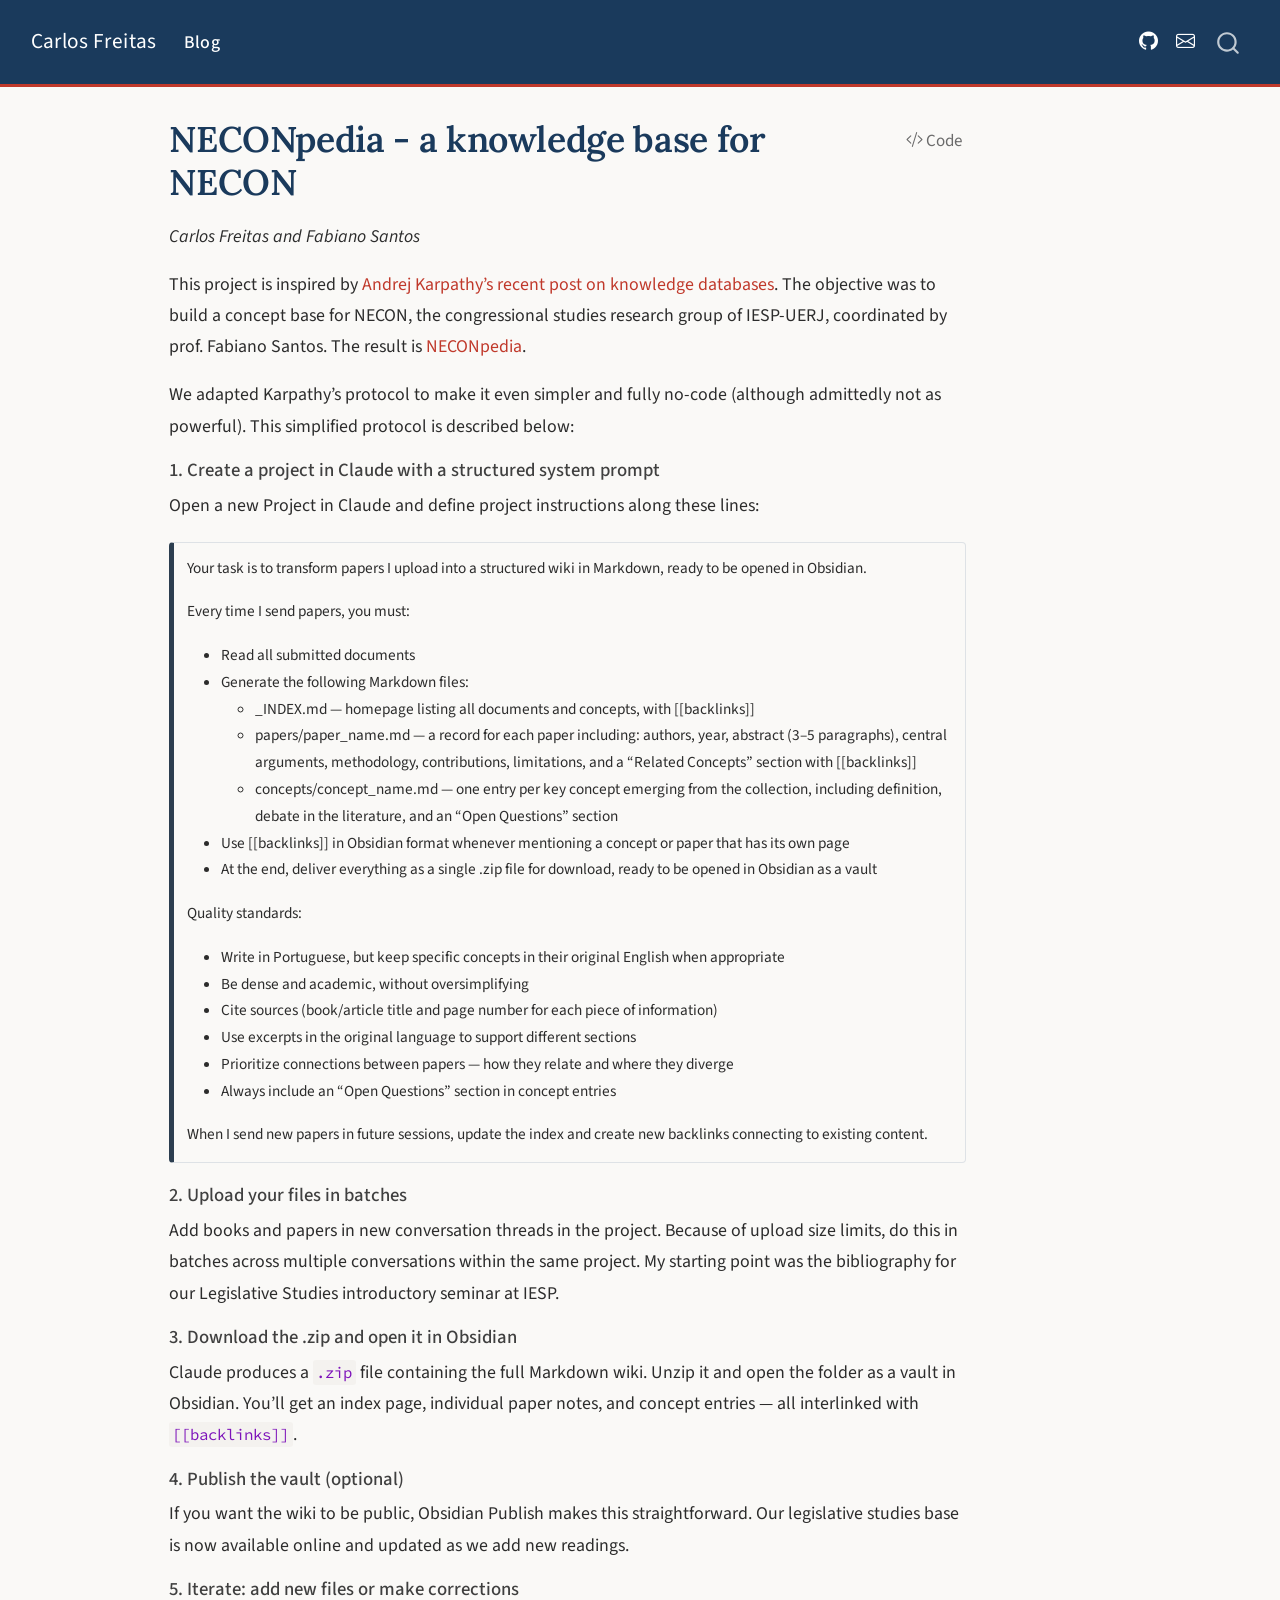
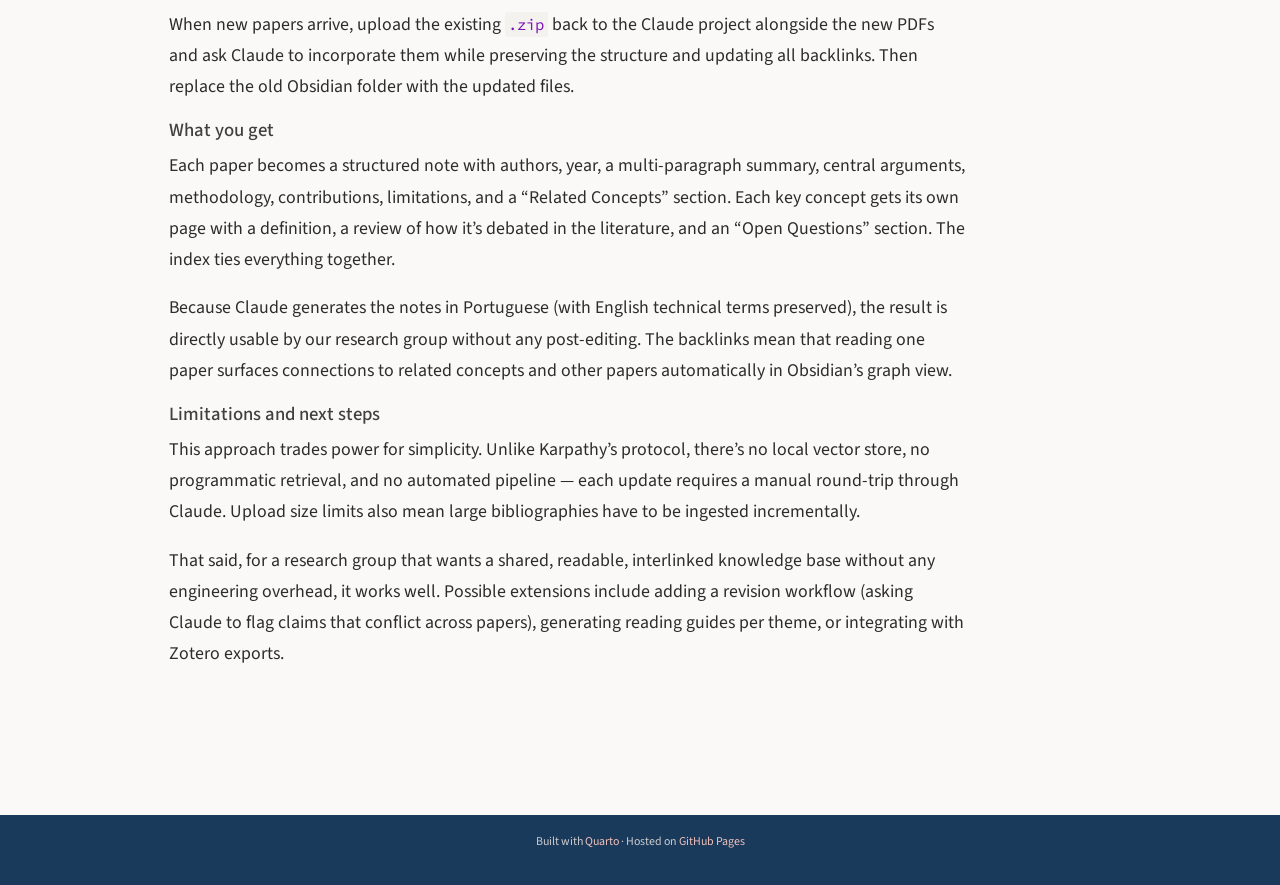
<file: docs/posts/post_neconpedia.html>
<!DOCTYPE html>
<html xmlns="http://www.w3.org/1999/xhtml" lang="en" xml:lang="en"><head>

<meta charset="utf-8">
<meta name="generator" content="quarto-1.7.22">

<meta name="viewport" content="width=device-width, initial-scale=1.0, user-scalable=yes">


<title>NECONpedia - a knowledge base for NECON – Carlos Freitas</title>
<style>
code{white-space: pre-wrap;}
span.smallcaps{font-variant: small-caps;}
div.columns{display: flex; gap: min(4vw, 1.5em);}
div.column{flex: auto; overflow-x: auto;}
div.hanging-indent{margin-left: 1.5em; text-indent: -1.5em;}
ul.task-list{list-style: none;}
ul.task-list li input[type="checkbox"] {
  width: 0.8em;
  margin: 0 0.8em 0.2em -1em; /* quarto-specific, see https://github.com/quarto-dev/quarto-cli/issues/4556 */ 
  vertical-align: middle;
}
/* CSS for syntax highlighting */
html { -webkit-text-size-adjust: 100%; }
pre > code.sourceCode { white-space: pre; position: relative; }
pre > code.sourceCode > span { display: inline-block; line-height: 1.25; }
pre > code.sourceCode > span:empty { height: 1.2em; }
.sourceCode { overflow: visible; }
code.sourceCode > span { color: inherit; text-decoration: inherit; }
div.sourceCode { margin: 1em 0; }
pre.sourceCode { margin: 0; }
@media screen {
div.sourceCode { overflow: auto; }
}
@media print {
pre > code.sourceCode { white-space: pre-wrap; }
pre > code.sourceCode > span { text-indent: -5em; padding-left: 5em; }
}
pre.numberSource code
  { counter-reset: source-line 0; }
pre.numberSource code > span
  { position: relative; left: -4em; counter-increment: source-line; }
pre.numberSource code > span > a:first-child::before
  { content: counter(source-line);
    position: relative; left: -1em; text-align: right; vertical-align: baseline;
    border: none; display: inline-block;
    -webkit-touch-callout: none; -webkit-user-select: none;
    -khtml-user-select: none; -moz-user-select: none;
    -ms-user-select: none; user-select: none;
    padding: 0 4px; width: 4em;
  }
pre.numberSource { margin-left: 3em;  padding-left: 4px; }
div.sourceCode
  {   }
@media screen {
pre > code.sourceCode > span > a:first-child::before { text-decoration: underline; }
}
</style>


<script src="../site_libs/quarto-nav/quarto-nav.js"></script>
<script src="../site_libs/quarto-nav/headroom.min.js"></script>
<script src="../site_libs/clipboard/clipboard.min.js"></script>
<script src="../site_libs/quarto-search/autocomplete.umd.js"></script>
<script src="../site_libs/quarto-search/fuse.min.js"></script>
<script src="../site_libs/quarto-search/quarto-search.js"></script>
<meta name="quarto:offset" content="../">
<link href="../favicon.ico" rel="icon">
<script src="../site_libs/quarto-html/quarto.js" type="module"></script>
<script src="../site_libs/quarto-html/tabsets/tabsets.js" type="module"></script>
<script src="../site_libs/quarto-html/popper.min.js"></script>
<script src="../site_libs/quarto-html/tippy.umd.min.js"></script>
<script src="../site_libs/quarto-html/anchor.min.js"></script>
<link href="../site_libs/quarto-html/tippy.css" rel="stylesheet">
<link href="../site_libs/quarto-html/quarto-syntax-highlighting-68bca3a50acd80feb0cb8c3c361c6f22.css" rel="stylesheet" id="quarto-text-highlighting-styles">
<script src="../site_libs/bootstrap/bootstrap.min.js"></script>
<link href="../site_libs/bootstrap/bootstrap-icons.css" rel="stylesheet">
<link href="../site_libs/bootstrap/bootstrap-bc3f02cb56843eb86e92d2665cf645d8.min.css" rel="stylesheet" append-hash="true" id="quarto-bootstrap" data-mode="light">
<script id="quarto-search-options" type="application/json">{
  "location": "navbar",
  "copy-button": false,
  "collapse-after": 3,
  "panel-placement": "end",
  "type": "overlay",
  "limit": 50,
  "keyboard-shortcut": [
    "f",
    "/",
    "s"
  ],
  "show-item-context": false,
  "language": {
    "search-no-results-text": "No results",
    "search-matching-documents-text": "matching documents",
    "search-copy-link-title": "Copy link to search",
    "search-hide-matches-text": "Hide additional matches",
    "search-more-match-text": "more match in this document",
    "search-more-matches-text": "more matches in this document",
    "search-clear-button-title": "Clear",
    "search-text-placeholder": "",
    "search-detached-cancel-button-title": "Cancel",
    "search-submit-button-title": "Submit",
    "search-label": "Search"
  }
}</script>


<link rel="stylesheet" href="../custom.scss">
</head>

<body class="nav-fixed quarto-light">

<div id="quarto-search-results"></div>
  <header id="quarto-header" class="headroom fixed-top">
    <nav class="navbar navbar-expand-lg " data-bs-theme="dark">
      <div class="navbar-container container-fluid">
      <div class="navbar-brand-container mx-auto">
    <a class="navbar-brand" href="../index.html">
    <span class="navbar-title">Carlos Freitas</span>
    </a>
  </div>
            <div id="quarto-search" class="" title="Search"></div>
          <button class="navbar-toggler" type="button" data-bs-toggle="collapse" data-bs-target="#navbarCollapse" aria-controls="navbarCollapse" role="menu" aria-expanded="false" aria-label="Toggle navigation" onclick="if (window.quartoToggleHeadroom) { window.quartoToggleHeadroom(); }">
  <span class="navbar-toggler-icon"></span>
</button>
          <div class="collapse navbar-collapse" id="navbarCollapse">
            <ul class="navbar-nav navbar-nav-scroll me-auto">
  <li class="nav-item">
    <a class="nav-link" href="../posts/index.html"> 
<span class="menu-text">Blog</span></a>
  </li>  
</ul>
            <ul class="navbar-nav navbar-nav-scroll ms-auto">
  <li class="nav-item compact">
    <a class="nav-link" href="https://github.com/carlosbbmf"> <i class="bi bi-github" role="img">
</i> 
<span class="menu-text"></span></a>
  </li>  
  <li class="nav-item compact">
    <a class="nav-link" href="mailto:you@institution.edu"> <i class="bi bi-envelope" role="img">
</i> 
<span class="menu-text"></span></a>
  </li>  
</ul>
          </div> <!-- /navcollapse -->
            <div class="quarto-navbar-tools">
</div>
      </div> <!-- /container-fluid -->
    </nav>
</header>
<!-- content -->
<div id="quarto-content" class="quarto-container page-columns page-rows-contents page-layout-article page-navbar">
<!-- sidebar -->
<!-- margin-sidebar -->
    <div id="quarto-margin-sidebar" class="sidebar margin-sidebar zindex-bottom">
        
    </div>
<!-- main -->
<main class="content" id="quarto-document-content">

<header id="title-block-header" class="quarto-title-block default">
<div class="quarto-title">
<div class="quarto-title-block"><div><h1 class="title">NECONpedia - a knowledge base for NECON</h1><button type="button" class="btn code-tools-button" id="quarto-code-tools-source"><i class="bi"></i> Code</button></div></div>
</div>



<div class="quarto-title-meta">

    
  
    
  </div>
  


</header>


<p><em>Carlos Freitas and Fabiano Santos</em></p>
<p>This project is inspired by <a href="https://gist.github.com/karpathy/442a6bf555914893e9891c11519de94f">Andrej Karpathy’s recent post on knowledge databases</a>. The objective was to build a concept base for NECON, the congressional studies research group of IESP-UERJ, coordinated by prof. Fabiano Santos. The result is <a href="https://publish.obsidian.md/neconpedia/Neconpedia/_INDICE">NECONpedia</a>.</p>
<p>We adapted Karpathy’s protocol to make it even simpler and fully no-code (although admittedly not as powerful). This simplified protocol is described below:</p>
<section id="create-a-project-in-claude-with-a-structured-system-prompt" class="level5">
<h5 class="anchored" data-anchor-id="create-a-project-in-claude-with-a-structured-system-prompt">1. Create a project in Claude with a structured system prompt</h5>
<p>Open a new Project in Claude and define project instructions along these lines:</p>
<div class="callout callout-style-simple callout-note no-icon">
<div class="callout-body d-flex">
<div class="callout-icon-container">
<i class="callout-icon no-icon"></i>
</div>
<div class="callout-body-container">
<p>Your task is to transform papers I upload into a structured wiki in Markdown, ready to be opened in Obsidian.</p>
<p>Every time I send papers, you must:</p>
<ul>
<li>Read all submitted documents</li>
<li>Generate the following Markdown files:
<ul>
<li>_INDEX.md — homepage listing all documents and concepts, with [[backlinks]]</li>
<li>papers/paper_name.md — a record for each paper including: authors, year, abstract (3–5 paragraphs), central arguments, methodology, contributions, limitations, and a “Related Concepts” section with [[backlinks]]</li>
<li>concepts/concept_name.md — one entry per key concept emerging from the collection, including definition, debate in the literature, and an “Open Questions” section</li>
</ul></li>
<li>Use [[backlinks]] in Obsidian format whenever mentioning a concept or paper that has its own page</li>
<li>At the end, deliver everything as a single .zip file for download, ready to be opened in Obsidian as a vault</li>
</ul>
<p>Quality standards:</p>
<ul>
<li>Write in Portuguese, but keep specific concepts in their original English when appropriate</li>
<li>Be dense and academic, without oversimplifying</li>
<li>Cite sources (book/article title and page number for each piece of information)</li>
<li>Use excerpts in the original language to support different sections</li>
<li>Prioritize connections between papers — how they relate and where they diverge</li>
<li>Always include an “Open Questions” section in concept entries</li>
</ul>
<p>When I send new papers in future sessions, update the index and create new backlinks connecting to existing content.</p>
</div>
</div>
</div>
</section>
<section id="upload-your-files-in-batches" class="level5">
<h5 class="anchored" data-anchor-id="upload-your-files-in-batches">2. Upload your files in batches</h5>
<p>Add books and papers in new conversation threads in the project. Because of upload size limits, do this in batches across multiple conversations within the same project. My starting point was the bibliography for our Legislative Studies introductory seminar at IESP.</p>
</section>
<section id="download-the-.zip-and-open-it-in-obsidian" class="level5">
<h5 class="anchored" data-anchor-id="download-the-.zip-and-open-it-in-obsidian">3. Download the .zip and open it in Obsidian</h5>
<p>Claude produces a <code>.zip</code> file containing the full Markdown wiki. Unzip it and open the folder as a vault in Obsidian. You’ll get an index page, individual paper notes, and concept entries — all interlinked with <code>[[backlinks]]</code>.</p>
</section>
<section id="publish-the-vault-optional" class="level5">
<h5 class="anchored" data-anchor-id="publish-the-vault-optional">4. Publish the vault (optional)</h5>
<p>If you want the wiki to be public, Obsidian Publish makes this straightforward. Our legislative studies base is now available online and updated as we add new readings.</p>
</section>
<section id="iterate-add-new-files-or-make-corrections" class="level5">
<h5 class="anchored" data-anchor-id="iterate-add-new-files-or-make-corrections">5. Iterate: add new files or make corrections</h5>
<p>When new papers arrive, upload the existing <code>.zip</code> back to the Claude project alongside the new PDFs and ask Claude to incorporate them while preserving the structure and updating all backlinks. Then replace the old Obsidian folder with the updated files.</p>
</section>
<section id="what-you-get" class="level5">
<h5 class="anchored" data-anchor-id="what-you-get">What you get</h5>
<p>Each paper becomes a structured note with authors, year, a multi-paragraph summary, central arguments, methodology, contributions, limitations, and a “Related Concepts” section. Each key concept gets its own page with a definition, a review of how it’s debated in the literature, and an “Open Questions” section. The index ties everything together.</p>
<p>Because Claude generates the notes in Portuguese (with English technical terms preserved), the result is directly usable by our research group without any post-editing. The backlinks mean that reading one paper surfaces connections to related concepts and other papers automatically in Obsidian’s graph view.</p>
</section>
<section id="limitations-and-next-steps" class="level5">
<h5 class="anchored" data-anchor-id="limitations-and-next-steps">Limitations and next steps</h5>
<p>This approach trades power for simplicity. Unlike Karpathy’s protocol, there’s no local vector store, no programmatic retrieval, and no automated pipeline — each update requires a manual round-trip through Claude. Upload size limits also mean large bibliographies have to be ingested incrementally.</p>
<p>That said, for a research group that wants a shared, readable, interlinked knowledge base without any engineering overhead, it works well. Possible extensions include adding a revision workflow (asking Claude to flag claims that conflict across papers), generating reading guides per theme, or integrating with Zotero exports.</p>


<!-- -->

</section>

</main> <!-- /main -->
<script id="quarto-html-after-body" type="application/javascript">
  window.document.addEventListener("DOMContentLoaded", function (event) {
    const icon = "";
    const anchorJS = new window.AnchorJS();
    anchorJS.options = {
      placement: 'right',
      icon: icon
    };
    anchorJS.add('.anchored');
    const isCodeAnnotation = (el) => {
      for (const clz of el.classList) {
        if (clz.startsWith('code-annotation-')) {                     
          return true;
        }
      }
      return false;
    }
    const onCopySuccess = function(e) {
      // button target
      const button = e.trigger;
      // don't keep focus
      button.blur();
      // flash "checked"
      button.classList.add('code-copy-button-checked');
      var currentTitle = button.getAttribute("title");
      button.setAttribute("title", "Copied!");
      let tooltip;
      if (window.bootstrap) {
        button.setAttribute("data-bs-toggle", "tooltip");
        button.setAttribute("data-bs-placement", "left");
        button.setAttribute("data-bs-title", "Copied!");
        tooltip = new bootstrap.Tooltip(button, 
          { trigger: "manual", 
            customClass: "code-copy-button-tooltip",
            offset: [0, -8]});
        tooltip.show();    
      }
      setTimeout(function() {
        if (tooltip) {
          tooltip.hide();
          button.removeAttribute("data-bs-title");
          button.removeAttribute("data-bs-toggle");
          button.removeAttribute("data-bs-placement");
        }
        button.setAttribute("title", currentTitle);
        button.classList.remove('code-copy-button-checked');
      }, 1000);
      // clear code selection
      e.clearSelection();
    }
    const getTextToCopy = function(trigger) {
        const codeEl = trigger.previousElementSibling.cloneNode(true);
        for (const childEl of codeEl.children) {
          if (isCodeAnnotation(childEl)) {
            childEl.remove();
          }
        }
        return codeEl.innerText;
    }
    const clipboard = new window.ClipboardJS('.code-copy-button:not([data-in-quarto-modal])', {
      text: getTextToCopy
    });
    clipboard.on('success', onCopySuccess);
    if (window.document.getElementById('quarto-embedded-source-code-modal')) {
      const clipboardModal = new window.ClipboardJS('.code-copy-button[data-in-quarto-modal]', {
        text: getTextToCopy,
        container: window.document.getElementById('quarto-embedded-source-code-modal')
      });
      clipboardModal.on('success', onCopySuccess);
    }
    const viewSource = window.document.getElementById('quarto-view-source') ||
                       window.document.getElementById('quarto-code-tools-source');
    if (viewSource) {
      const sourceUrl = viewSource.getAttribute("data-quarto-source-url");
      viewSource.addEventListener("click", function(e) {
        if (sourceUrl) {
          // rstudio viewer pane
          if (/\bcapabilities=\b/.test(window.location)) {
            window.open(sourceUrl);
          } else {
            window.location.href = sourceUrl;
          }
        } else {
          const modal = new bootstrap.Modal(document.getElementById('quarto-embedded-source-code-modal'));
          modal.show();
        }
        return false;
      });
    }
    function toggleCodeHandler(show) {
      return function(e) {
        const detailsSrc = window.document.querySelectorAll(".cell > details > .sourceCode");
        for (let i=0; i<detailsSrc.length; i++) {
          const details = detailsSrc[i].parentElement;
          if (show) {
            details.open = true;
          } else {
            details.removeAttribute("open");
          }
        }
        const cellCodeDivs = window.document.querySelectorAll(".cell > .sourceCode");
        const fromCls = show ? "hidden" : "unhidden";
        const toCls = show ? "unhidden" : "hidden";
        for (let i=0; i<cellCodeDivs.length; i++) {
          const codeDiv = cellCodeDivs[i];
          if (codeDiv.classList.contains(fromCls)) {
            codeDiv.classList.remove(fromCls);
            codeDiv.classList.add(toCls);
          } 
        }
        return false;
      }
    }
    const hideAllCode = window.document.getElementById("quarto-hide-all-code");
    if (hideAllCode) {
      hideAllCode.addEventListener("click", toggleCodeHandler(false));
    }
    const showAllCode = window.document.getElementById("quarto-show-all-code");
    if (showAllCode) {
      showAllCode.addEventListener("click", toggleCodeHandler(true));
    }
      var localhostRegex = new RegExp(/^(?:http|https):\/\/localhost\:?[0-9]*\//);
      var mailtoRegex = new RegExp(/^mailto:/);
        var filterRegex = new RegExp('/' + window.location.host + '/');
      var isInternal = (href) => {
          return filterRegex.test(href) || localhostRegex.test(href) || mailtoRegex.test(href);
      }
      // Inspect non-navigation links and adorn them if external
     var links = window.document.querySelectorAll('a[href]:not(.nav-link):not(.navbar-brand):not(.toc-action):not(.sidebar-link):not(.sidebar-item-toggle):not(.pagination-link):not(.no-external):not([aria-hidden]):not(.dropdown-item):not(.quarto-navigation-tool):not(.about-link)');
      for (var i=0; i<links.length; i++) {
        const link = links[i];
        if (!isInternal(link.href)) {
          // undo the damage that might have been done by quarto-nav.js in the case of
          // links that we want to consider external
          if (link.dataset.originalHref !== undefined) {
            link.href = link.dataset.originalHref;
          }
        }
      }
    function tippyHover(el, contentFn, onTriggerFn, onUntriggerFn) {
      const config = {
        allowHTML: true,
        maxWidth: 500,
        delay: 100,
        arrow: false,
        appendTo: function(el) {
            return el.parentElement;
        },
        interactive: true,
        interactiveBorder: 10,
        theme: 'quarto',
        placement: 'bottom-start',
      };
      if (contentFn) {
        config.content = contentFn;
      }
      if (onTriggerFn) {
        config.onTrigger = onTriggerFn;
      }
      if (onUntriggerFn) {
        config.onUntrigger = onUntriggerFn;
      }
      window.tippy(el, config); 
    }
    const noterefs = window.document.querySelectorAll('a[role="doc-noteref"]');
    for (var i=0; i<noterefs.length; i++) {
      const ref = noterefs[i];
      tippyHover(ref, function() {
        // use id or data attribute instead here
        let href = ref.getAttribute('data-footnote-href') || ref.getAttribute('href');
        try { href = new URL(href).hash; } catch {}
        const id = href.replace(/^#\/?/, "");
        const note = window.document.getElementById(id);
        if (note) {
          return note.innerHTML;
        } else {
          return "";
        }
      });
    }
    const xrefs = window.document.querySelectorAll('a.quarto-xref');
    const processXRef = (id, note) => {
      // Strip column container classes
      const stripColumnClz = (el) => {
        el.classList.remove("page-full", "page-columns");
        if (el.children) {
          for (const child of el.children) {
            stripColumnClz(child);
          }
        }
      }
      stripColumnClz(note)
      if (id === null || id.startsWith('sec-')) {
        // Special case sections, only their first couple elements
        const container = document.createElement("div");
        if (note.children && note.children.length > 2) {
          container.appendChild(note.children[0].cloneNode(true));
          for (let i = 1; i < note.children.length; i++) {
            const child = note.children[i];
            if (child.tagName === "P" && child.innerText === "") {
              continue;
            } else {
              container.appendChild(child.cloneNode(true));
              break;
            }
          }
          if (window.Quarto?.typesetMath) {
            window.Quarto.typesetMath(container);
          }
          return container.innerHTML
        } else {
          if (window.Quarto?.typesetMath) {
            window.Quarto.typesetMath(note);
          }
          return note.innerHTML;
        }
      } else {
        // Remove any anchor links if they are present
        const anchorLink = note.querySelector('a.anchorjs-link');
        if (anchorLink) {
          anchorLink.remove();
        }
        if (window.Quarto?.typesetMath) {
          window.Quarto.typesetMath(note);
        }
        if (note.classList.contains("callout")) {
          return note.outerHTML;
        } else {
          return note.innerHTML;
        }
      }
    }
    for (var i=0; i<xrefs.length; i++) {
      const xref = xrefs[i];
      tippyHover(xref, undefined, function(instance) {
        instance.disable();
        let url = xref.getAttribute('href');
        let hash = undefined; 
        if (url.startsWith('#')) {
          hash = url;
        } else {
          try { hash = new URL(url).hash; } catch {}
        }
        if (hash) {
          const id = hash.replace(/^#\/?/, "");
          const note = window.document.getElementById(id);
          if (note !== null) {
            try {
              const html = processXRef(id, note.cloneNode(true));
              instance.setContent(html);
            } finally {
              instance.enable();
              instance.show();
            }
          } else {
            // See if we can fetch this
            fetch(url.split('#')[0])
            .then(res => res.text())
            .then(html => {
              const parser = new DOMParser();
              const htmlDoc = parser.parseFromString(html, "text/html");
              const note = htmlDoc.getElementById(id);
              if (note !== null) {
                const html = processXRef(id, note);
                instance.setContent(html);
              } 
            }).finally(() => {
              instance.enable();
              instance.show();
            });
          }
        } else {
          // See if we can fetch a full url (with no hash to target)
          // This is a special case and we should probably do some content thinning / targeting
          fetch(url)
          .then(res => res.text())
          .then(html => {
            const parser = new DOMParser();
            const htmlDoc = parser.parseFromString(html, "text/html");
            const note = htmlDoc.querySelector('main.content');
            if (note !== null) {
              // This should only happen for chapter cross references
              // (since there is no id in the URL)
              // remove the first header
              if (note.children.length > 0 && note.children[0].tagName === "HEADER") {
                note.children[0].remove();
              }
              const html = processXRef(null, note);
              instance.setContent(html);
            } 
          }).finally(() => {
            instance.enable();
            instance.show();
          });
        }
      }, function(instance) {
      });
    }
        let selectedAnnoteEl;
        const selectorForAnnotation = ( cell, annotation) => {
          let cellAttr = 'data-code-cell="' + cell + '"';
          let lineAttr = 'data-code-annotation="' +  annotation + '"';
          const selector = 'span[' + cellAttr + '][' + lineAttr + ']';
          return selector;
        }
        const selectCodeLines = (annoteEl) => {
          const doc = window.document;
          const targetCell = annoteEl.getAttribute("data-target-cell");
          const targetAnnotation = annoteEl.getAttribute("data-target-annotation");
          const annoteSpan = window.document.querySelector(selectorForAnnotation(targetCell, targetAnnotation));
          const lines = annoteSpan.getAttribute("data-code-lines").split(",");
          const lineIds = lines.map((line) => {
            return targetCell + "-" + line;
          })
          let top = null;
          let height = null;
          let parent = null;
          if (lineIds.length > 0) {
              //compute the position of the single el (top and bottom and make a div)
              const el = window.document.getElementById(lineIds[0]);
              top = el.offsetTop;
              height = el.offsetHeight;
              parent = el.parentElement.parentElement;
            if (lineIds.length > 1) {
              const lastEl = window.document.getElementById(lineIds[lineIds.length - 1]);
              const bottom = lastEl.offsetTop + lastEl.offsetHeight;
              height = bottom - top;
            }
            if (top !== null && height !== null && parent !== null) {
              // cook up a div (if necessary) and position it 
              let div = window.document.getElementById("code-annotation-line-highlight");
              if (div === null) {
                div = window.document.createElement("div");
                div.setAttribute("id", "code-annotation-line-highlight");
                div.style.position = 'absolute';
                parent.appendChild(div);
              }
              div.style.top = top - 2 + "px";
              div.style.height = height + 4 + "px";
              div.style.left = 0;
              let gutterDiv = window.document.getElementById("code-annotation-line-highlight-gutter");
              if (gutterDiv === null) {
                gutterDiv = window.document.createElement("div");
                gutterDiv.setAttribute("id", "code-annotation-line-highlight-gutter");
                gutterDiv.style.position = 'absolute';
                const codeCell = window.document.getElementById(targetCell);
                const gutter = codeCell.querySelector('.code-annotation-gutter');
                gutter.appendChild(gutterDiv);
              }
              gutterDiv.style.top = top - 2 + "px";
              gutterDiv.style.height = height + 4 + "px";
            }
            selectedAnnoteEl = annoteEl;
          }
        };
        const unselectCodeLines = () => {
          const elementsIds = ["code-annotation-line-highlight", "code-annotation-line-highlight-gutter"];
          elementsIds.forEach((elId) => {
            const div = window.document.getElementById(elId);
            if (div) {
              div.remove();
            }
          });
          selectedAnnoteEl = undefined;
        };
          // Handle positioning of the toggle
      window.addEventListener(
        "resize",
        throttle(() => {
          elRect = undefined;
          if (selectedAnnoteEl) {
            selectCodeLines(selectedAnnoteEl);
          }
        }, 10)
      );
      function throttle(fn, ms) {
      let throttle = false;
      let timer;
        return (...args) => {
          if(!throttle) { // first call gets through
              fn.apply(this, args);
              throttle = true;
          } else { // all the others get throttled
              if(timer) clearTimeout(timer); // cancel #2
              timer = setTimeout(() => {
                fn.apply(this, args);
                timer = throttle = false;
              }, ms);
          }
        };
      }
        // Attach click handler to the DT
        const annoteDls = window.document.querySelectorAll('dt[data-target-cell]');
        for (const annoteDlNode of annoteDls) {
          annoteDlNode.addEventListener('click', (event) => {
            const clickedEl = event.target;
            if (clickedEl !== selectedAnnoteEl) {
              unselectCodeLines();
              const activeEl = window.document.querySelector('dt[data-target-cell].code-annotation-active');
              if (activeEl) {
                activeEl.classList.remove('code-annotation-active');
              }
              selectCodeLines(clickedEl);
              clickedEl.classList.add('code-annotation-active');
            } else {
              // Unselect the line
              unselectCodeLines();
              clickedEl.classList.remove('code-annotation-active');
            }
          });
        }
    const findCites = (el) => {
      const parentEl = el.parentElement;
      if (parentEl) {
        const cites = parentEl.dataset.cites;
        if (cites) {
          return {
            el,
            cites: cites.split(' ')
          };
        } else {
          return findCites(el.parentElement)
        }
      } else {
        return undefined;
      }
    };
    var bibliorefs = window.document.querySelectorAll('a[role="doc-biblioref"]');
    for (var i=0; i<bibliorefs.length; i++) {
      const ref = bibliorefs[i];
      const citeInfo = findCites(ref);
      if (citeInfo) {
        tippyHover(citeInfo.el, function() {
          var popup = window.document.createElement('div');
          citeInfo.cites.forEach(function(cite) {
            var citeDiv = window.document.createElement('div');
            citeDiv.classList.add('hanging-indent');
            citeDiv.classList.add('csl-entry');
            var biblioDiv = window.document.getElementById('ref-' + cite);
            if (biblioDiv) {
              citeDiv.innerHTML = biblioDiv.innerHTML;
            }
            popup.appendChild(citeDiv);
          });
          return popup.innerHTML;
        });
      }
    }
  });
  </script><div class="modal fade" id="quarto-embedded-source-code-modal" tabindex="-1" aria-labelledby="quarto-embedded-source-code-modal-label" aria-hidden="true"><div class="modal-dialog modal-dialog-scrollable"><div class="modal-content"><div class="modal-header"><h5 class="modal-title" id="quarto-embedded-source-code-modal-label">Source Code</h5><button class="btn-close" data-bs-dismiss="modal"></button></div><div class="modal-body"><div class="">
<div class="sourceCode" id="cb1" data-shortcodes="false"><pre class="sourceCode markdown code-with-copy"><code class="sourceCode markdown"><span id="cb1-1"><a href="#cb1-1" aria-hidden="true" tabindex="-1"></a><span class="co">---</span></span>
<span id="cb1-2"><a href="#cb1-2" aria-hidden="true" tabindex="-1"></a><span class="an">title:</span><span class="co"> "NECONpedia - a knowledge base for NECON"</span></span>
<span id="cb1-3"><a href="#cb1-3" aria-hidden="true" tabindex="-1"></a><span class="an">format:</span><span class="co"> html</span></span>
<span id="cb1-4"><a href="#cb1-4" aria-hidden="true" tabindex="-1"></a><span class="an">editor:</span><span class="co"> visual</span></span>
<span id="cb1-5"><a href="#cb1-5" aria-hidden="true" tabindex="-1"></a><span class="co">---</span></span>
<span id="cb1-6"><a href="#cb1-6" aria-hidden="true" tabindex="-1"></a></span>
<span id="cb1-7"><a href="#cb1-7" aria-hidden="true" tabindex="-1"></a>*Carlos Freitas and Fabiano Santos*</span>
<span id="cb1-8"><a href="#cb1-8" aria-hidden="true" tabindex="-1"></a></span>
<span id="cb1-9"><a href="#cb1-9" aria-hidden="true" tabindex="-1"></a>This project is inspired by <span class="co">[</span><span class="ot">Andrej Karpathy's recent post on knowledge databases</span><span class="co">](https://gist.github.com/karpathy/442a6bf555914893e9891c11519de94f)</span>. The objective was to build a concept base for NECON, the congressional studies research group of IESP-UERJ, coordinated by prof. Fabiano Santos. The result is <span class="co">[</span><span class="ot">NECONpedia</span><span class="co">](https://publish.obsidian.md/neconpedia/Neconpedia/_INDICE)</span>.</span>
<span id="cb1-10"><a href="#cb1-10" aria-hidden="true" tabindex="-1"></a></span>
<span id="cb1-11"><a href="#cb1-11" aria-hidden="true" tabindex="-1"></a>We adapted Karpathy's protocol to make it even simpler and fully no-code (although admittedly not as powerful). This simplified protocol is described below:</span>
<span id="cb1-12"><a href="#cb1-12" aria-hidden="true" tabindex="-1"></a></span>
<span id="cb1-13"><a href="#cb1-13" aria-hidden="true" tabindex="-1"></a><span class="fu">##### 1. Create a project in Claude with a structured system prompt</span></span>
<span id="cb1-14"><a href="#cb1-14" aria-hidden="true" tabindex="-1"></a></span>
<span id="cb1-15"><a href="#cb1-15" aria-hidden="true" tabindex="-1"></a>Open a new Project in Claude and define project instructions along these lines:</span>
<span id="cb1-16"><a href="#cb1-16" aria-hidden="true" tabindex="-1"></a></span>
<span id="cb1-17"><a href="#cb1-17" aria-hidden="true" tabindex="-1"></a></span>
<span id="cb1-18"><a href="#cb1-18" aria-hidden="true" tabindex="-1"></a>::: {.callout-note appearance="minimal"}</span>
<span id="cb1-19"><a href="#cb1-19" aria-hidden="true" tabindex="-1"></a></span>
<span id="cb1-20"><a href="#cb1-20" aria-hidden="true" tabindex="-1"></a>Your task is to transform papers I upload into a structured wiki in Markdown, ready to </span>
<span id="cb1-21"><a href="#cb1-21" aria-hidden="true" tabindex="-1"></a>be opened in Obsidian.</span>
<span id="cb1-22"><a href="#cb1-22" aria-hidden="true" tabindex="-1"></a></span>
<span id="cb1-23"><a href="#cb1-23" aria-hidden="true" tabindex="-1"></a>Every time I send papers, you must:</span>
<span id="cb1-24"><a href="#cb1-24" aria-hidden="true" tabindex="-1"></a></span>
<span id="cb1-25"><a href="#cb1-25" aria-hidden="true" tabindex="-1"></a><span class="ss">- </span>Read all submitted documents</span>
<span id="cb1-26"><a href="#cb1-26" aria-hidden="true" tabindex="-1"></a><span class="ss">- </span>Generate the following Markdown files:</span>
<span id="cb1-27"><a href="#cb1-27" aria-hidden="true" tabindex="-1"></a><span class="ss">  - </span>_INDEX.md — homepage listing all documents and concepts, with [<span class="co">[</span><span class="ot">backlinks</span><span class="co">]</span>]</span>
<span id="cb1-28"><a href="#cb1-28" aria-hidden="true" tabindex="-1"></a><span class="ss">  - </span>papers/paper_name.md — a record for each paper including: authors, year,</span>
<span id="cb1-29"><a href="#cb1-29" aria-hidden="true" tabindex="-1"></a>    abstract (3–5 paragraphs), central arguments, methodology, contributions,</span>
<span id="cb1-30"><a href="#cb1-30" aria-hidden="true" tabindex="-1"></a>    limitations, and a "Related Concepts" section with [<span class="co">[</span><span class="ot">backlinks</span><span class="co">]</span>]</span>
<span id="cb1-31"><a href="#cb1-31" aria-hidden="true" tabindex="-1"></a><span class="ss">  - </span>concepts/concept_name.md — one entry per key concept emerging from the</span>
<span id="cb1-32"><a href="#cb1-32" aria-hidden="true" tabindex="-1"></a>    collection, including definition, debate in the literature, and an </span>
<span id="cb1-33"><a href="#cb1-33" aria-hidden="true" tabindex="-1"></a>    "Open Questions" section</span>
<span id="cb1-34"><a href="#cb1-34" aria-hidden="true" tabindex="-1"></a><span class="ss">- </span>Use [<span class="co">[</span><span class="ot">backlinks</span><span class="co">]</span>] in Obsidian format whenever mentioning a concept or paper </span>
<span id="cb1-35"><a href="#cb1-35" aria-hidden="true" tabindex="-1"></a>  that has its own page</span>
<span id="cb1-36"><a href="#cb1-36" aria-hidden="true" tabindex="-1"></a><span class="ss">- </span>At the end, deliver everything as a single .zip file for download, ready to </span>
<span id="cb1-37"><a href="#cb1-37" aria-hidden="true" tabindex="-1"></a>  be opened in Obsidian as a vault</span>
<span id="cb1-38"><a href="#cb1-38" aria-hidden="true" tabindex="-1"></a></span>
<span id="cb1-39"><a href="#cb1-39" aria-hidden="true" tabindex="-1"></a>Quality standards:</span>
<span id="cb1-40"><a href="#cb1-40" aria-hidden="true" tabindex="-1"></a></span>
<span id="cb1-41"><a href="#cb1-41" aria-hidden="true" tabindex="-1"></a><span class="ss">- </span>Write in Portuguese, but keep specific concepts in their original English </span>
<span id="cb1-42"><a href="#cb1-42" aria-hidden="true" tabindex="-1"></a>  when appropriate</span>
<span id="cb1-43"><a href="#cb1-43" aria-hidden="true" tabindex="-1"></a><span class="ss">- </span>Be dense and academic, without oversimplifying</span>
<span id="cb1-44"><a href="#cb1-44" aria-hidden="true" tabindex="-1"></a><span class="ss">- </span>Cite sources (book/article title and page number for each piece of </span>
<span id="cb1-45"><a href="#cb1-45" aria-hidden="true" tabindex="-1"></a>  information)</span>
<span id="cb1-46"><a href="#cb1-46" aria-hidden="true" tabindex="-1"></a><span class="ss">- </span>Use excerpts in the original language to support different sections</span>
<span id="cb1-47"><a href="#cb1-47" aria-hidden="true" tabindex="-1"></a><span class="ss">- </span>Prioritize connections between papers — how they relate and where they diverge</span>
<span id="cb1-48"><a href="#cb1-48" aria-hidden="true" tabindex="-1"></a><span class="ss">- </span>Always include an "Open Questions" section in concept entries</span>
<span id="cb1-49"><a href="#cb1-49" aria-hidden="true" tabindex="-1"></a></span>
<span id="cb1-50"><a href="#cb1-50" aria-hidden="true" tabindex="-1"></a>When I send new papers in future sessions, update the index and create new </span>
<span id="cb1-51"><a href="#cb1-51" aria-hidden="true" tabindex="-1"></a>backlinks connecting to existing content.</span>
<span id="cb1-52"><a href="#cb1-52" aria-hidden="true" tabindex="-1"></a></span>
<span id="cb1-53"><a href="#cb1-53" aria-hidden="true" tabindex="-1"></a>:::</span>
<span id="cb1-54"><a href="#cb1-54" aria-hidden="true" tabindex="-1"></a></span>
<span id="cb1-55"><a href="#cb1-55" aria-hidden="true" tabindex="-1"></a></span>
<span id="cb1-56"><a href="#cb1-56" aria-hidden="true" tabindex="-1"></a><span class="fu">##### 2. Upload your files in batches</span></span>
<span id="cb1-57"><a href="#cb1-57" aria-hidden="true" tabindex="-1"></a></span>
<span id="cb1-58"><a href="#cb1-58" aria-hidden="true" tabindex="-1"></a>Add books and papers in new conversation threads in the project. Because of upload size limits, do this in batches across multiple conversations within the same project. My starting point was the bibliography for our Legislative Studies introductory seminar at IESP.</span>
<span id="cb1-59"><a href="#cb1-59" aria-hidden="true" tabindex="-1"></a></span>
<span id="cb1-60"><a href="#cb1-60" aria-hidden="true" tabindex="-1"></a><span class="fu">##### 3. Download the .zip and open it in Obsidian</span></span>
<span id="cb1-61"><a href="#cb1-61" aria-hidden="true" tabindex="-1"></a></span>
<span id="cb1-62"><a href="#cb1-62" aria-hidden="true" tabindex="-1"></a>Claude produces a <span class="in">`.zip`</span> file containing the full Markdown wiki. Unzip it and open the folder as a vault in Obsidian. You'll get an index page, individual paper notes, and concept entries — all interlinked with <span class="in">`[[backlinks]]`</span>.</span>
<span id="cb1-63"><a href="#cb1-63" aria-hidden="true" tabindex="-1"></a></span>
<span id="cb1-64"><a href="#cb1-64" aria-hidden="true" tabindex="-1"></a><span class="fu">##### 4. Publish the vault (optional)</span></span>
<span id="cb1-65"><a href="#cb1-65" aria-hidden="true" tabindex="-1"></a></span>
<span id="cb1-66"><a href="#cb1-66" aria-hidden="true" tabindex="-1"></a>If you want the wiki to be public, Obsidian Publish makes this straightforward. Our legislative studies base is now available online and updated as we add new readings.</span>
<span id="cb1-67"><a href="#cb1-67" aria-hidden="true" tabindex="-1"></a></span>
<span id="cb1-68"><a href="#cb1-68" aria-hidden="true" tabindex="-1"></a><span class="fu">##### 5. Iterate: add new files or make corrections</span></span>
<span id="cb1-69"><a href="#cb1-69" aria-hidden="true" tabindex="-1"></a></span>
<span id="cb1-70"><a href="#cb1-70" aria-hidden="true" tabindex="-1"></a>When new papers arrive, upload the existing <span class="in">`.zip`</span> back to the Claude project alongside the new PDFs and ask Claude to incorporate them while preserving the structure and updating all backlinks. Then replace the old Obsidian folder with the updated files.</span>
<span id="cb1-71"><a href="#cb1-71" aria-hidden="true" tabindex="-1"></a></span>
<span id="cb1-72"><a href="#cb1-72" aria-hidden="true" tabindex="-1"></a><span class="fu">##### What you get</span></span>
<span id="cb1-73"><a href="#cb1-73" aria-hidden="true" tabindex="-1"></a></span>
<span id="cb1-74"><a href="#cb1-74" aria-hidden="true" tabindex="-1"></a>Each paper becomes a structured note with authors, year, a multi-paragraph summary, central arguments, methodology, contributions, limitations, and a "Related Concepts" section. Each key concept gets its own page with a definition, a review of how it's debated in the literature, and an "Open Questions" section. The index ties everything together.</span>
<span id="cb1-75"><a href="#cb1-75" aria-hidden="true" tabindex="-1"></a></span>
<span id="cb1-76"><a href="#cb1-76" aria-hidden="true" tabindex="-1"></a>Because Claude generates the notes in Portuguese (with English technical terms preserved), the result is directly usable by our research group without any post-editing. The backlinks mean that reading one paper surfaces connections to related concepts and other papers automatically in Obsidian's graph view.</span>
<span id="cb1-77"><a href="#cb1-77" aria-hidden="true" tabindex="-1"></a></span>
<span id="cb1-78"><a href="#cb1-78" aria-hidden="true" tabindex="-1"></a><span class="fu">##### Limitations and next steps</span></span>
<span id="cb1-79"><a href="#cb1-79" aria-hidden="true" tabindex="-1"></a></span>
<span id="cb1-80"><a href="#cb1-80" aria-hidden="true" tabindex="-1"></a>This approach trades power for simplicity. Unlike Karpathy's protocol, there's no local vector store, no programmatic retrieval, and no automated pipeline — each update requires a manual round-trip through Claude. Upload size limits also mean large bibliographies have to be ingested incrementally.</span>
<span id="cb1-81"><a href="#cb1-81" aria-hidden="true" tabindex="-1"></a></span>
<span id="cb1-82"><a href="#cb1-82" aria-hidden="true" tabindex="-1"></a>That said, for a research group that wants a shared, readable, interlinked knowledge base without any engineering overhead, it works well. Possible extensions include adding a revision workflow (asking Claude to flag claims that conflict across papers), generating reading guides per theme, or integrating with Zotero exports.</span></code><button title="Copy to Clipboard" class="code-copy-button" data-in-quarto-modal=""><i class="bi"></i></button></pre></div>
</div></div></div></div></div>
</div> <!-- /content -->
<footer class="footer">
  <div class="nav-footer">
    <div class="nav-footer-left">
      &nbsp;
    </div>   
    <div class="nav-footer-center">
<p>Built with <a href="https://quarto.org">Quarto</a> · Hosted on <a href="https://pages.github.com">GitHub Pages</a></p>
</div>
    <div class="nav-footer-right">
      &nbsp;
    </div>
  </div>
</footer>




</body></html>
</file>
<file: docs/site_libs/quarto-html/tippy.css>
.tippy-box[data-animation=fade][data-state=hidden]{opacity:0}[data-tippy-root]{max-width:calc(100vw - 10px)}.tippy-box{position:relative;background-color:#333;color:#fff;border-radius:4px;font-size:14px;line-height:1.4;white-space:normal;outline:0;transition-property:transform,visibility,opacity}.tippy-box[data-placement^=top]>.tippy-arrow{bottom:0}.tippy-box[data-placement^=top]>.tippy-arrow:before{bottom:-7px;left:0;border-width:8px 8px 0;border-top-color:initial;transform-origin:center top}.tippy-box[data-placement^=bottom]>.tippy-arrow{top:0}.tippy-box[data-placement^=bottom]>.tippy-arrow:before{top:-7px;left:0;border-width:0 8px 8px;border-bottom-color:initial;transform-origin:center bottom}.tippy-box[data-placement^=left]>.tippy-arrow{right:0}.tippy-box[data-placement^=left]>.tippy-arrow:before{border-width:8px 0 8px 8px;border-left-color:initial;right:-7px;transform-origin:center left}.tippy-box[data-placement^=right]>.tippy-arrow{left:0}.tippy-box[data-placement^=right]>.tippy-arrow:before{left:-7px;border-width:8px 8px 8px 0;border-right-color:initial;transform-origin:center right}.tippy-box[data-inertia][data-state=visible]{transition-timing-function:cubic-bezier(.54,1.5,.38,1.11)}.tippy-arrow{width:16px;height:16px;color:#333}.tippy-arrow:before{content:"";position:absolute;border-color:transparent;border-style:solid}.tippy-content{position:relative;padding:5px 9px;z-index:1}
</file>
<file: docs/site_libs/quarto-html/quarto-syntax-highlighting-68bca3a50acd80feb0cb8c3c361c6f22.css>
/* quarto syntax highlight colors */
:root {
  --quarto-hl-al-color: #ff5555;
  --quarto-hl-an-color: #6a737d;
  --quarto-hl-at-color: #d73a49;
  --quarto-hl-bn-color: #005cc5;
  --quarto-hl-bu-color: #d73a49;
  --quarto-hl-ch-color: #032f62;
  --quarto-hl-co-color: #6a737d;
  --quarto-hl-cv-color: #6a737d;
  --quarto-hl-cn-color: #005cc5;
  --quarto-hl-cf-color: #d73a49;
  --quarto-hl-dt-color: #d73a49;
  --quarto-hl-dv-color: #005cc5;
  --quarto-hl-do-color: #6a737d;
  --quarto-hl-er-color: #ff5555;
  --quarto-hl-ex-color: #d73a49;
  --quarto-hl-fl-color: #005cc5;
  --quarto-hl-fu-color: #6f42c1;
  --quarto-hl-im-color: #032f62;
  --quarto-hl-in-color: #6a737d;
  --quarto-hl-kw-color: #d73a49;
  --quarto-hl-op-color: #24292e;
  --quarto-hl-pp-color: #d73a49;
  --quarto-hl-re-color: #6a737d;
  --quarto-hl-sc-color: #005cc5;
  --quarto-hl-ss-color: #032f62;
  --quarto-hl-st-color: #032f62;
  --quarto-hl-va-color: #e36209;
  --quarto-hl-vs-color: #032f62;
  --quarto-hl-wa-color: #ff5555;
}

/* other quarto variables */
:root {
  --quarto-font-monospace: SFMono-Regular, Menlo, Monaco, Consolas, "Liberation Mono", "Courier New", monospace;
}

code span.al {
  font-weight: bold;
  color: #ff5555;
}

code span.an {
  color: #6a737d;
}

code span.at {
  color: #d73a49;
}

code span.bn {
  color: #005cc5;
}

code span.bu {
  color: #d73a49;
}

code span.ch {
  color: #032f62;
}

code span.co {
  color: #6a737d;
}

code span.cv {
  color: #6a737d;
}

code span.cn {
  color: #005cc5;
}

code span.cf {
  color: #d73a49;
}

code span.dt {
  color: #d73a49;
}

code span.dv {
  color: #005cc5;
}

code span.do {
  color: #6a737d;
}

code span.er {
  color: #ff5555;
  text-decoration: underline;
}

code span.ex {
  font-weight: bold;
  color: #d73a49;
}

code span.fl {
  color: #005cc5;
}

code span.fu {
  color: #6f42c1;
}

code span.im {
  color: #032f62;
}

code span.in {
  color: #6a737d;
}

code span.kw {
  color: #d73a49;
}

pre > code.sourceCode > span {
  color: #24292e;
}

code span {
  color: #24292e;
}

code.sourceCode > span {
  color: #24292e;
}

div.sourceCode,
div.sourceCode pre.sourceCode {
  color: #24292e;
}

code span.op {
  color: #24292e;
}

code span.pp {
  color: #d73a49;
}

code span.re {
  color: #6a737d;
}

code span.sc {
  color: #005cc5;
}

code span.ss {
  color: #032f62;
}

code span.st {
  color: #032f62;
}

code span.va {
  color: #e36209;
}

code span.vs {
  color: #032f62;
}

code span.wa {
  color: #ff5555;
}

.prevent-inlining {
  content: "</";
}

/*# sourceMappingURL=3a5ce1b7bd586e25cf80bfa8ac5a40dd.css.map */
</file>
